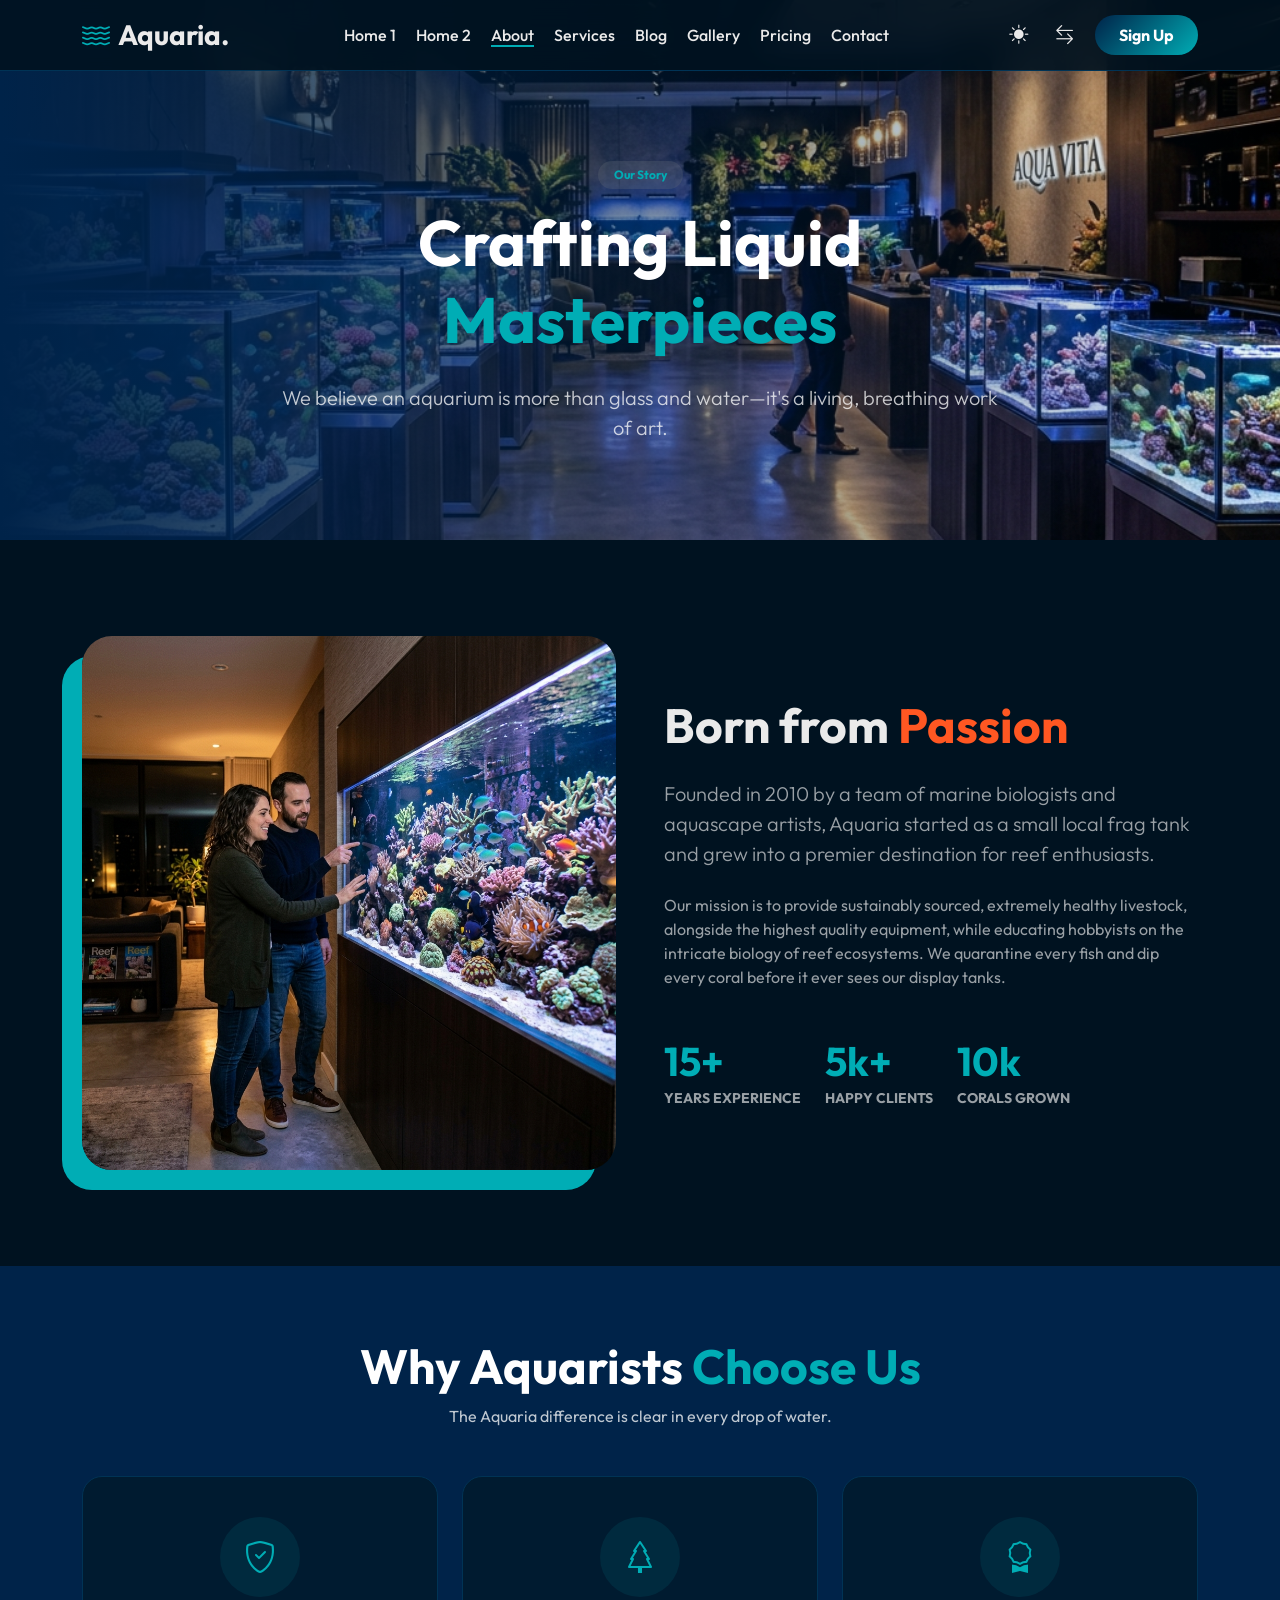
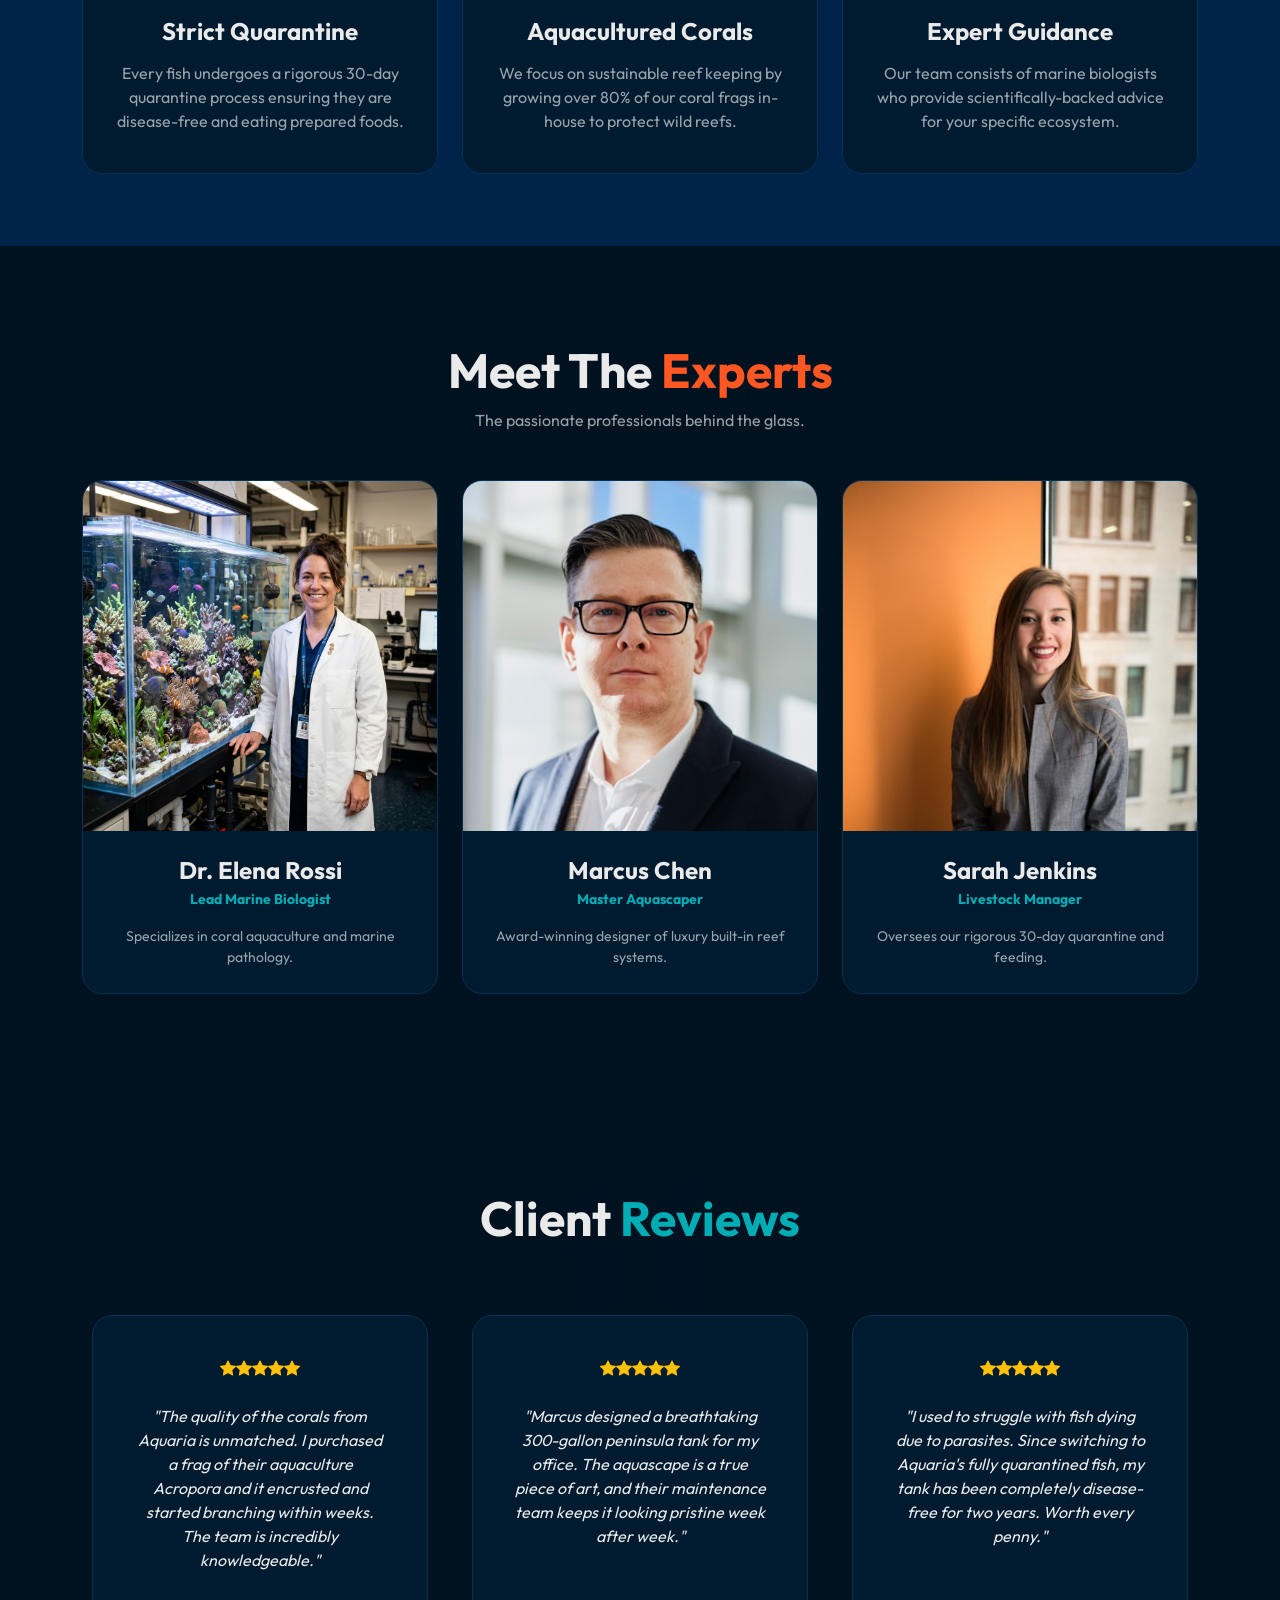
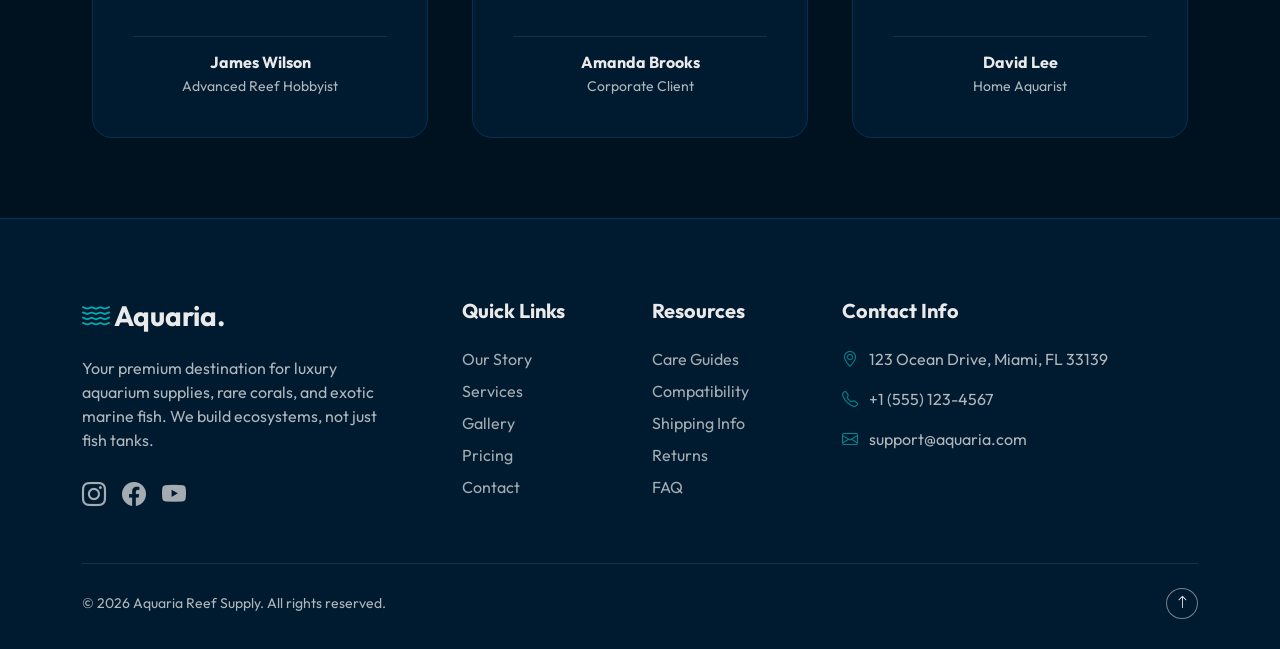
<file: about.html>
<!DOCTYPE html>

<html data-theme="dark" lang="en">

<head>
    <meta charset="utf-8" />
    <meta content="width=device-width, initial-scale=1.0" name="viewport" />
    <title>Aquaria | About Us</title>
    <link rel="icon" href="favicon.svg" type="image/svg+xml">
    <link href="https://cdn.jsdelivr.net/npm/bootstrap@5.3.0/dist/css/bootstrap.min.css" rel="stylesheet" />
    <link href="https://cdn.jsdelivr.net/npm/bootstrap-icons@1.10.5/font/bootstrap-icons.css" rel="stylesheet" />
    <link href="assets/css/style.css" rel="stylesheet" />
    <style>
        /* Section 1: Hero */
        .about-hero {
            height: 60vh;
            min-height: 400px;
            background: linear-gradient(to right, var(--color-primary), transparent), url('assets/images/about_hero_1782192163855.png') center/cover no-repeat;
            display: flex;
            align-items: center;
            padding-top: 80px;
        }

        /* Section 2: Store Story */
        .story-img {
            border-radius: 30px;
            box-shadow: -20px 20px 0px var(--color-secondary);
            transition: transform 0.5s ease;
        }

        .story-img:hover {
            transform: translate(10px, -10px);
        }

        /* Section 3: Why Choose Us */
        .feature-card {
            background: var(--card-bg);
            border: 1px solid var(--border-color);
            border-radius: 20px;
            padding: 40px 30px;
            text-align: center;
            transition: all 0.4s ease;
        }

        .feature-card:hover {
            transform: translateY(-15px);
            /* Card Lift */
            box-shadow: 0 15px 30px rgba(0, 173, 181, 0.15);
            border-color: var(--color-secondary);
        }

        .feature-icon {
            width: 80px;
            height: 80px;
            border-radius: 50%;
            background: rgba(0, 173, 181, 0.1);
            color: var(--color-secondary);
            display: flex;
            align-items: center;
            justify-content: center;
            font-size: 2rem;
            margin: 0 auto 20px;
            transition: background 0.4s, color 0.4s;
        }

        .feature-card:hover .feature-icon {
            background: var(--color-secondary);
            color: #fff;
        }

        /* Section 4: Expert Team */
        .team-card {
            border-radius: 20px;
            overflow: hidden;
            position: relative;
            background: var(--card-bg);
            border: 1px solid var(--border-color);
            transition: box-shadow 0.4s ease, transform 0.4s ease;
            /* Hover Elevation */
        }

        .team-card:hover {
            transform: scale(1.03);
            box-shadow: 0 20px 40px rgba(0, 0, 0, 0.2);
        }

        .team-img-wrapper {
            height: 350px;
            overflow: hidden;
        }

        .team-img-wrapper img {
            width: 100%;
            height: 100%;
            object-fit: cover;
            object-position: top center; /* Prevents heads from being cropped off */
            transition: transform 0.5s ease;
        }

        .team-card:hover .team-img-wrapper img {
            transform: scale(1.1);
        }

        .team-info {
            padding: 25px;
            text-align: center;
        }

        /* Section 5: Testimonials */
        .testimonial-section {
            padding: 100px 0;
            position: relative;
            overflow: hidden;
        }

        .testimonial-section::before {
            content: '\F6B0';
            /* Quote icon bootstrap */
            font-family: bootstrap-icons;
            position: absolute;
            top: -20px;
            left: 50%;
            transform: translateX(-50%);
            font-size: 15rem;
            color: var(--color-primary);
            opacity: 0.05;
        }

        .testimonial-card {
            background: var(--card-bg);
            border: 1px solid var(--border-color);
            border-radius: 20px;
            padding: 40px;
            margin: 20px 10px;
            box-shadow: 0 10px 30px rgba(0, 0, 0, 0.05);
        }

        /* Animation Utility Override */
        .reveal-fade-right {
            opacity: 0;
            transform: translateX(-50px);
            transition: all 0.8s cubic-bezier(0.5, 0, 0, 1);
        }

        .reveal-fade-right.active {
            opacity: 1;
            transform: translateX(0);
        }
    </style>
</head>

<body>
    <!-- Header -->
    <header class="header">
        <div class="container d-flex align-items-center justify-content-between">
            <a class="logo text-decoration-none" href="index.html">
                <h3 class="m-0 fw-bold d-flex align-items-center gap-2">
                    <i class="bi bi-water text-secondary-custom"></i>
                    <span>Aquaria.</span>
                </h3>
            </a>
            <nav class="header-nav">
                <a class="nav-link" href="index.html">Home 1</a>
                <a class="nav-link" href="home-2.html">Home 2</a>
                <a class="nav-link active" href="about.html">About</a>
                <a class="nav-link" href="services.html">Services</a>
                <a class="nav-link" href="blog.html">Blog</a>
                <a class="nav-link" href="gallery.html">Gallery</a>
                <a class="nav-link" href="pricing.html">Pricing</a>
                <a class="nav-link" href="contact.html">Contact</a>
            </nav>
            <div class="controls">
                <button id="theme-toggle" class="theme-btn header-controls-btn theme-toggle"><i
                        class="bi bi-sun-fill"></i></button>
                <button id="rtl-toggle" class="rtl-btn header-controls-btn rtl-toggle"><i
                        class="bi bi-arrow-left-right"></i></button>
                <a href="signup.html"
                    class="btn-primary-custom header-auth-btn rounded-pill px-4 py-2 text-decoration-none fw-bold text-white">Sign
                    Up</a>
                <button class="btn btn-outline-secondary mobile-toggle-btn ms-2" type="button"
                    data-bs-toggle="offcanvas" data-bs-target="#mobileMenu" style="display: none;">
                    <i class="bi bi-list fs-3"></i>
                </button>
            </div>
        </div>
    </header>
    <div class="offcanvas offcanvas-end" id="mobileMenu" style="background-color: var(--bg-color);" tabindex="-1">
        <div class="offcanvas-header border-bottom border-secondary">
            <h5 class="offcanvas-title fw-bold"><i class="bi bi-water text-secondary-custom"></i> Aquaria.</h5>
            <button aria-label="Close" class="btn-close" data-bs-dismiss="offcanvas"
                style="filter: invert(var(--bs-body-color-rgb));" type="button"></button>
        </div>
        <div class="offcanvas-body">
            <div class="d-flex flex-column gap-3 fs-5">
                <a href="index.html" class="text-decoration-none" style="color: var(--text-color)">Home 1</a>
                <a href="home-2.html" class="text-decoration-none" style="color: var(--text-color)">Home 2</a>
                <a href="about.html" class="text-decoration-none" style="color: var(--text-color)">About</a>
                <a href="services.html" class="text-decoration-none" style="color: var(--text-color)">Services</a>
                <a href="blog.html" class="text-decoration-none" style="color: var(--text-color)">Blog</a>
                <a href="gallery.html" class="text-decoration-none" style="color: var(--text-color)">Gallery</a>
                <a href="pricing.html" class="text-decoration-none" style="color: var(--text-color)">Pricing</a>
                <a href="contact.html" class="text-decoration-none" style="color: var(--text-color)">Contact</a>
                <a href="login.html" class="btn-primary-custom text-center mt-4">Login</a>
                <div
                    class="mobile-toggles mt-auto pt-4 border-top border-secondary d-flex justify-content-center gap-3">
                    <button class="theme-btn theme-toggle btn btn-outline-secondary rounded-circle"
                        style="width: 50px; height: 50px;"><i class="bi bi-sun-fill"></i></button>
                    <button class="rtl-btn rtl-toggle btn btn-outline-secondary rounded-circle"
                        style="width: 50px; height: 50px;"><i class="bi bi-arrow-left-right"></i></button>
                </div>
            </div>
        </div>
    </div>

    <!-- Section 1: Hero -->
    <section class="about-hero">
        <div class="container">
            <div class="row justify-content-center">
                <div class="col-lg-8 text-center reveal-fade-up">
                    <span class="badge bg-secondary mb-3 rounded-pill bg-opacity-25 text-secondary-custom px-3 py-2">Our
                        Story</span>
                    <h1 class="display-3 fw-bold text-white mb-4">Crafting Liquid <span
                            class="text-secondary-custom">Masterpieces</span></h1>
                    <p class="lead text-white opacity-75">We believe an aquarium is more than glass and water—it's a
                        living, breathing work of art.</p>
                </div>
            </div>
        </div>
    </section>
    <!-- Section 2: Store Story -->
    <section class="py-5 my-5">
        <div class="container">
            <div class="row align-items-center gx-5">
                <div class="col-lg-6 mb-5 mb-lg-0 reveal-fade-right">
                    <img alt="Our Store Story" class="img-fluid story-img"
                        src="assets/images/about_story_1782192175544.png" />
                </div>
                <div class="col-lg-6 reveal-fade-left">
                    <h2 class="display-5 fw-bold mb-4">Born from <span class="text-accent-custom">Passion</span></h2>
                    <p class="lead text-muted mb-4">Founded in 2010 by a team of marine biologists and aquascape
                        artists, Aquaria started as a small local frag tank and grew into a premier destination for reef
                        enthusiasts.</p>
                    <p class="text-muted mb-4">Our mission is to provide sustainably sourced, extremely healthy
                        livestock, alongside the highest quality equipment, while educating hobbyists on the intricate
                        biology of reef ecosystems. We quarantine every fish and dip every coral before it ever sees our
                        display tanks.</p>
                    <div class="d-flex gap-4 mt-5">
                        <div>
                            <h3 class="fw-bold text-secondary-custom display-6 mb-0">15+</h3>
                            <span class="text-muted small fw-bold text-uppercase tracking-wider">Years Experience</span>
                        </div>
                        <div>
                            <h3 class="fw-bold text-secondary-custom display-6 mb-0">5k+</h3>
                            <span class="text-muted small fw-bold text-uppercase tracking-wider">Happy Clients</span>
                        </div>
                        <div>
                            <h3 class="fw-bold text-secondary-custom display-6 mb-0">10k</h3>
                            <span class="text-muted small fw-bold text-uppercase tracking-wider">Corals Grown</span>
                        </div>
                    </div>
                </div>
            </div>
        </div>
    </section>
    <!-- Section 3: Why Choose Us -->
    <section class="py-5 bg-opacity-10" style="background-color: var(--color-primary);">
        <div class="container py-4">
            <div class="text-center mb-5 reveal-fade-up">
                <h2 class="display-5 fw-bold text-white">Why Aquarists <span class="text-secondary-custom">Choose
                        Us</span></h2>
                <p class="text-white opacity-75">The Aquaria difference is clear in every drop of water.</p>
            </div>
            <div class="row g-4 justify-content-center">
                <div class="col-lg-4 col-md-6 reveal-fade-up" style="transition-delay: 0s;">
                    <div class="feature-card h-100">
                        <div class="feature-icon"><i class="bi bi-shield-check"></i></div>
                        <h4 class="fw-bold mb-3">Strict Quarantine</h4>
                        <p class="text-muted mb-0">Every fish undergoes a rigorous 30-day quarantine process ensuring
                            they are disease-free and eating prepared foods.</p>
                    </div>
                </div>
                <div class="col-lg-4 col-md-6 reveal-fade-up" style="transition-delay: 0.15s;">
                    <div class="feature-card h-100">
                        <div class="feature-icon"><i class="bi bi-tree"></i></div>
                        <h4 class="fw-bold mb-3">Aquacultured Corals</h4>
                        <p class="text-muted mb-0">We focus on sustainable reef keeping by growing over 80% of our coral
                            frags in-house to protect wild reefs.</p>
                    </div>
                </div>
                <div class="col-lg-4 col-md-6 reveal-fade-up" style="transition-delay: 0.3s;">
                    <div class="feature-card h-100">
                        <div class="feature-icon"><i class="bi bi-award"></i></div>
                        <h4 class="fw-bold mb-3">Expert Guidance</h4>
                        <p class="text-muted mb-0">Our team consists of marine biologists who provide
                            scientifically-backed advice for your specific ecosystem.</p>
                    </div>
                </div>
            </div>
        </div>
    </section>
    <!-- Section 4: Expert Team -->
    <section class="py-5 my-5">
        <div class="container">
            <div class="text-center mb-5 reveal-fade-up">
                <h2 class="display-5 fw-bold mb-0">Meet The <span class="text-accent-custom">Experts</span></h2>
                <p class="text-muted mt-2">The passionate professionals behind the glass.</p>
            </div>
            <div class="row g-4">
                <div class="col-lg-4 col-md-6 reveal-fade-up" style="transition-delay: 0s;">
                    <div class="team-card">
                        <div class="team-img-wrapper">
                            <img alt="Dr. Elena Rossi" src="assets/images/team_1_1782192187470.png" />
                        </div>
                        <div class="team-info">
                            <h4 class="fw-bold mb-1">Dr. Elena Rossi</h4>
                            <p class="text-secondary-custom small fw-bold mb-3">Lead Marine Biologist</p>
                            <p class="text-muted small mb-0">Specializes in coral aquaculture and marine pathology.</p>
                        </div>
                    </div>
                </div>
                <div class="col-lg-4 col-md-6 reveal-fade-up" style="transition-delay: 0.2s;">
                    <div class="team-card">
                        <div class="team-img-wrapper">
                            <img alt="Marcus Chen" src="assets/images/team_2.jpg" />
                        </div>
                        <div class="team-info">
                            <h4 class="fw-bold mb-1">Marcus Chen</h4>
                            <p class="text-secondary-custom small fw-bold mb-3">Master Aquascaper</p>
                            <p class="text-muted small mb-0">Award-winning designer of luxury built-in reef systems.</p>
                        </div>
                    </div>
                </div>
                <div class="col-lg-4 col-md-6 reveal-fade-up" style="transition-delay: 0.4s;">
                    <div class="team-card">
                        <div class="team-img-wrapper">
                            <img alt="Sarah Jenkins" src="assets/images/team_3.jpg" />
                        </div>
                        <div class="team-info">
                            <h4 class="fw-bold mb-1">Sarah Jenkins</h4>
                            <p class="text-secondary-custom small fw-bold mb-3">Livestock Manager</p>
                            <p class="text-muted small mb-0">Oversees our rigorous 30-day quarantine and feeding.</p>
                        </div>
                    </div>
                </div>
            </div>
        </div>
    </section>
    <!-- Section 5: Testimonials (Carousel) -->
    <section class="testimonial-section reveal-zoom-in">
        <div class="container position-relative z-2">
            <h2 class="display-5 fw-bold text-center mb-5">Client <span class="text-secondary-custom">Reviews</span>
            </h2>
            <div class="row g-4 justify-content-center">
                <div class="col-lg-4 col-md-6 reveal-fade-up" style="transition-delay: 0s;">
                    <div class="testimonial-card h-100 d-flex flex-column text-center">
                        <div class="mb-4 text-warning">
                            <i class="bi bi-star-fill"></i><i class="bi bi-star-fill"></i><i
                                class="bi bi-star-fill"></i><i class="bi bi-star-fill"></i><i
                                class="bi bi-star-fill"></i>
                        </div>
                        <p class="fw-normal lh-base mb-4 fst-italic">"The quality of the corals from Aquaria is
                            unmatched. I purchased a frag of their aquaculture Acropora and it encrusted and started
                            branching within weeks. The team is incredibly knowledgeable."</p>
                        <div class="mt-auto pt-3 border-top border-secondary border-opacity-25">
                            <h6 class="fw-bold mb-0">James Wilson</h6>
                            <small class="opacity-75">Advanced Reef Hobbyist</small>
                        </div>
                    </div>
                </div>
                <div class="col-lg-4 col-md-6 reveal-fade-up" style="transition-delay: 0.2s;">
                    <div class="testimonial-card h-100 d-flex flex-column text-center">
                        <div class="mb-4 text-warning">
                            <i class="bi bi-star-fill"></i><i class="bi bi-star-fill"></i><i
                                class="bi bi-star-fill"></i><i class="bi bi-star-fill"></i><i
                                class="bi bi-star-fill"></i>
                        </div>
                        <p class="fw-normal lh-base mb-4 fst-italic">"Marcus designed a breathtaking 300-gallon
                            peninsula tank for my office. The aquascape is a true piece of art, and their maintenance
                            team keeps it looking pristine week after week."</p>
                        <div class="mt-auto pt-3 border-top border-secondary border-opacity-25">
                            <h6 class="fw-bold mb-0">Amanda Brooks</h6>
                            <small class="opacity-75">Corporate Client</small>
                        </div>
                    </div>
                </div>
                <div class="col-lg-4 col-md-6 reveal-fade-up" style="transition-delay: 0.4s;">
                    <div class="testimonial-card h-100 d-flex flex-column text-center">
                        <div class="mb-4 text-warning">
                            <i class="bi bi-star-fill"></i><i class="bi bi-star-fill"></i><i
                                class="bi bi-star-fill"></i><i class="bi bi-star-fill"></i><i
                                class="bi bi-star-fill"></i>
                        </div>
                        <p class="fw-normal lh-base mb-4 fst-italic">"I used to struggle with fish dying due to
                            parasites. Since switching to Aquaria's fully quarantined fish, my tank has been completely
                            disease-free for two years. Worth every penny."</p>
                        <div class="mt-auto pt-3 border-top border-secondary border-opacity-25">
                            <h6 class="fw-bold mb-0">David Lee</h6>
                            <small class="opacity-75">Home Aquarist</small>
                        </div>
                    </div>
                </div>
            </div>
        </div>
    </section>
    <!-- Footer -->
    <footer class="footer">
        <div class="container">
            <div class="row gy-5">
                <div class="col-lg-4 pe-lg-5">
                    <h3 class="fw-bold text-white mb-4"><i class="bi bi-water text-secondary-custom"></i> Aquaria.</h3>
                    <p class="opacity-75 mb-4">Your premium destination for luxury aquarium supplies, rare corals, and
                        exotic marine fish. We build ecosystems, not just fish tanks.</p>
                    <div class="d-flex gap-3">
                        <a class="fs-4" href="#"><i class="bi bi-instagram"></i></a>
                        <a class="fs-4" href="#"><i class="bi bi-facebook"></i></a>
                        <a class="fs-4" href="#"><i class="bi bi-youtube"></i></a>
                    </div>
                </div>
                <div class="col-lg-2 col-md-4">
                    <h5 class="text-white fw-bold mb-4">Quick Links</h5>
                    <ul class="list-unstyled d-flex flex-column gap-2">
                        <li><a class="text-decoration-none" href="about.html">Our Story</a></li>
                        <li><a class="text-decoration-none" href="services.html">Services</a></li>
                        <li><a class="text-decoration-none" href="gallery.html">Gallery</a></li>
                        <li><a class="text-decoration-none" href="pricing.html">Pricing</a></li>
                        <li><a class="text-decoration-none" href="contact.html">Contact</a></li>
                    </ul>
                </div>
                <div class="col-lg-2 col-md-4">
                    <h5 class="text-white fw-bold mb-4">Resources</h5>
                    <ul class="list-unstyled d-flex flex-column gap-2">
                        <li><a class="text-decoration-none" href="blog.html">Care Guides</a></li>
                        <li><a class="text-decoration-none" href="#">Compatibility</a></li>
                        <li><a class="text-decoration-none" href="#">Shipping Info</a></li>
                        <li><a class="text-decoration-none" href="#">Returns</a></li>
                        <li><a class="text-decoration-none" href="#">FAQ</a></li>
                    </ul>
                </div>
                <div class="col-lg-4 col-md-4">
                    <h5 class="text-white fw-bold mb-4">Contact Info</h5>
                    <ul class="list-unstyled d-flex flex-column gap-3 opacity-75">
                        <li><i class="bi bi-geo-alt me-2 text-secondary-custom"></i> 123 Ocean Drive, Miami, FL 33139
                        </li>
                        <li><i class="bi bi-telephone me-2 text-secondary-custom"></i> +1 (555) 123-4567</li>
                        <li><i class="bi bi-envelope me-2 text-secondary-custom"></i> support@aquaria.com</li>
                    </ul>
                </div>
            </div>
            <hr class="mt-5 mb-4 border-secondary opacity-25" />
            <div class="row align-items-center">
                <div class="col-md-6 text-center text-md-start">
                    <p class="mb-0 opacity-75 small">© 2026 Aquaria Reef Supply. All rights reserved.</p>
                </div>
                <div class="col-md-6 text-center text-md-end mt-3 mt-md-0">
                    <button class="btn btn-sm btn-outline-secondary rounded-circle"
                        onclick="window.scrollTo({top: 0, behavior: 'smooth'});"><i class="bi bi-arrow-up"></i></button>
                </div>
            </div>
        </div>
    </footer>
    <script src="https://cdn.jsdelivr.net/npm/bootstrap@5.3.0/dist/js/bootstrap.bundle.min.js"></script>
    <script src="assets/js/main.js"></script>
</body>

</html>
</file>
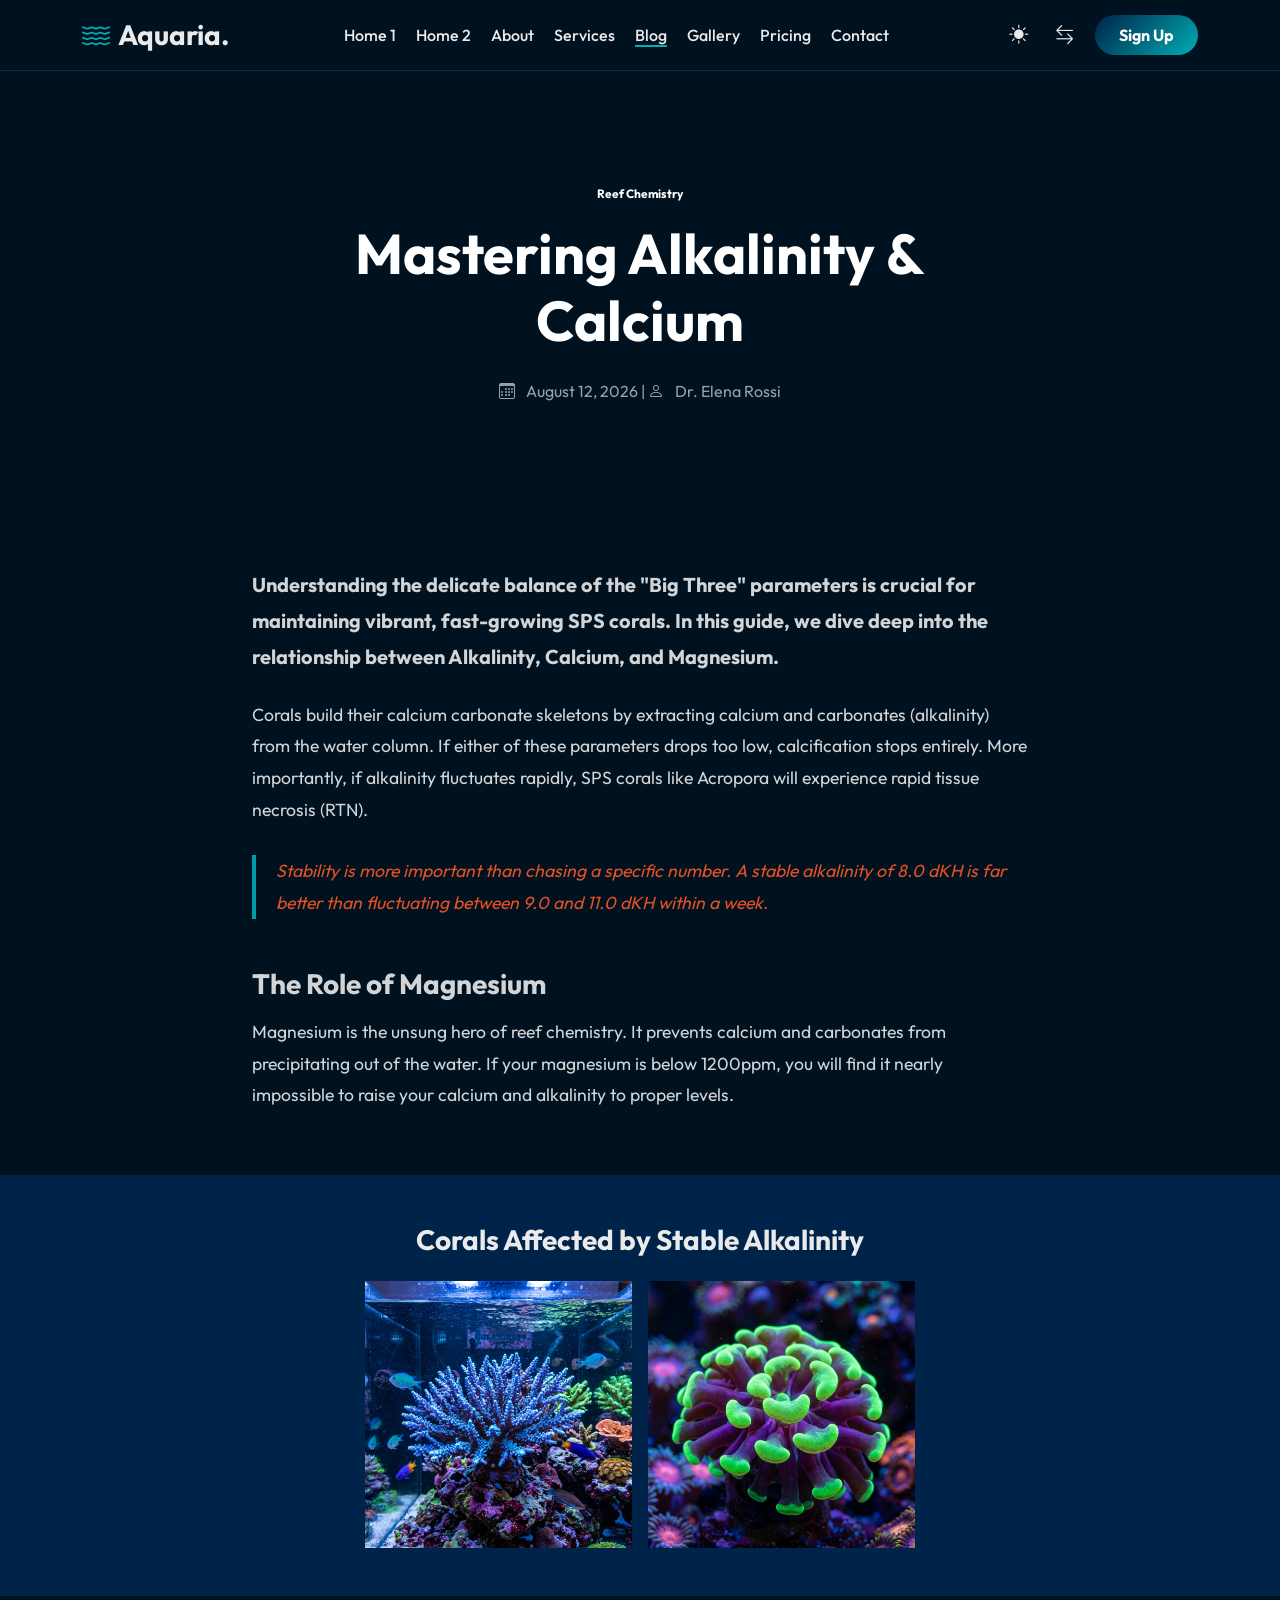
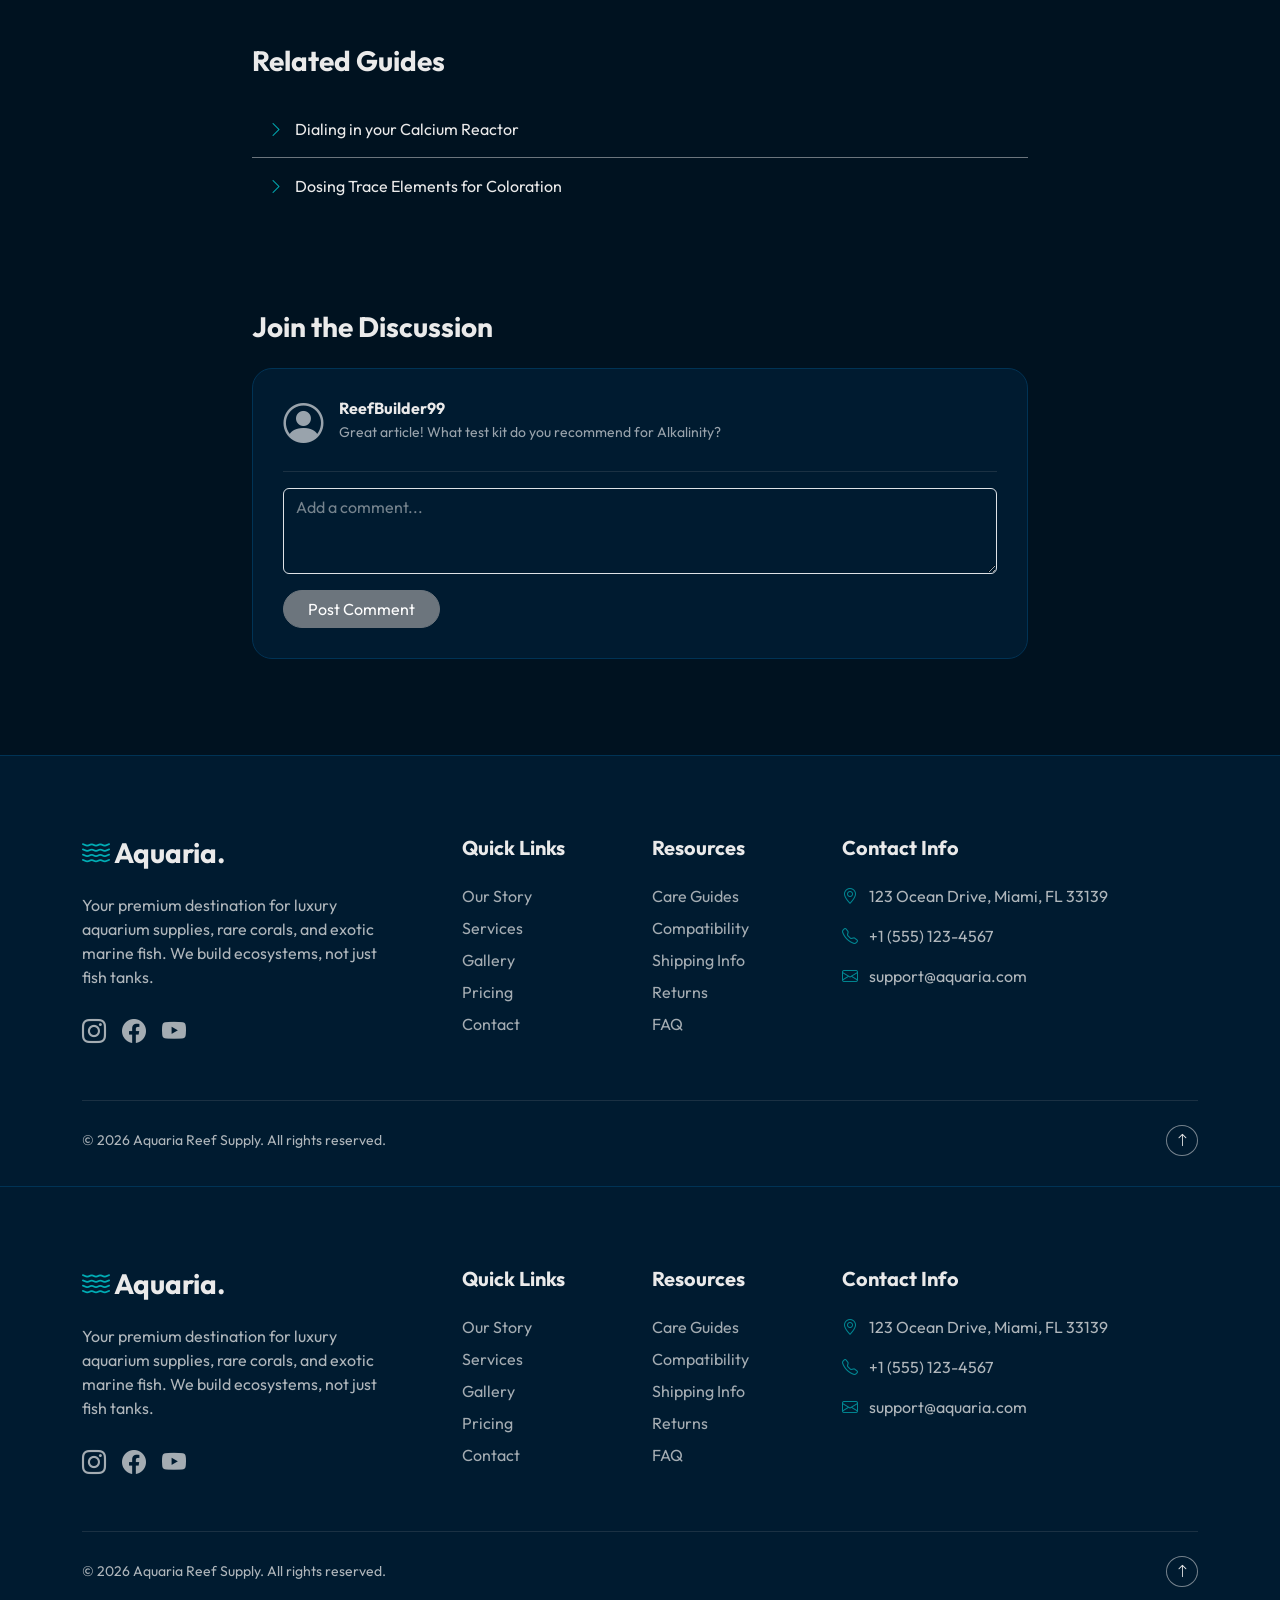
<file: blog-details.html>
<!DOCTYPE html>

<html data-theme="dark" lang="en">
<head>
<meta charset="utf-8"/>
<meta content="width=device-width, initial-scale=1.0" name="viewport"/>
<title>Aquaria | Blog Details</title>
<link href="https://cdn.jsdelivr.net/npm/bootstrap@5.3.0/dist/css/bootstrap.min.css" rel="stylesheet"/>
<link href="https://cdn.jsdelivr.net/npm/bootstrap-icons@1.10.5/font/bootstrap-icons.css" rel="stylesheet"/>
<link href="assets/css/style.css" rel="stylesheet"/>
<style>
        .blog-detail-hero {
            padding: 180px 0 100px;
            background: linear-gradient(rgba(0,18,32,0.8), rgba(0,18,32,1)), url('https://images.pexels.com/photos/31956909/pexels-photo-31956909.jpeg') center/cover;
            text-align: center;
        }
        .article-content { font-size: 1.1rem; line-height: 1.8; color: var(--text-color); opacity: 0.9; }
        .article-content blockquote {
            border-left: 4px solid var(--color-secondary); padding-left: 20px; font-style: italic; margin: 30px 0; color: var(--color-accent);
        }
        .species-gallery img { width: 100%; height: 200px; object-fit: cover; border-radius: 15px; }
        .comment-box { background: var(--card-bg); border: 1px solid var(--border-color); border-radius: 20px; padding: 30px; }
    </style>
</head>
<body>
<header class="header">
<div class="container d-flex align-items-center justify-content-between">
<a class="logo text-decoration-none" href="index.html">
<h3 class="m-0 fw-bold d-flex align-items-center gap-2">
<i class="bi bi-water text-secondary-custom"></i>
<span>Aquaria.</span>
</h3>
</a>
<nav class="header-nav">
<a class="nav-link" href="index.html">Home 1</a>
<a class="nav-link" href="home-2.html">Home 2</a>
<a class="nav-link" href="about.html">About</a>
<a class="nav-link" href="services.html">Services</a>
<a class="nav-link active" href="blog.html">Blog</a>
<a class="nav-link" href="gallery.html">Gallery</a>
<a class="nav-link" href="pricing.html">Pricing</a>
<a class="nav-link" href="contact.html">Contact</a>
</nav>
<div class="controls">
<button class="theme-btn" id="theme-toggle"><i class="bi bi-sun-fill"></i></button>
<button class="rtl-btn" id="rtl-toggle"><i class="bi bi-arrow-left-right"></i></button>
<a class="btn-primary-custom rounded-pill px-4 py-2 text-decoration-none fw-bold text-white header-auth-btn" href="signup.html">Sign Up</a>
<button class="btn btn-outline-secondary mobile-toggle-btn ms-2" data-bs-target="#mobileMenu" data-bs-toggle="offcanvas" style="display: none;" type="button"><i class="bi bi-list fs-3"></i></button></div>
</div>
</header>
<div class="offcanvas offcanvas-end" id="mobileMenu" style="background-color: var(--bg-color);" tabindex="-1">
<div class="offcanvas-header border-bottom border-secondary">
<h5 class="offcanvas-title fw-bold"><i class="bi bi-water text-secondary-custom"></i> Aquaria.</h5>
<button aria-label="Close" class="btn-close" data-bs-dismiss="offcanvas" style="filter: invert(var(--bs-body-color-rgb));" type="button"></button>
</div>
<div class="offcanvas-body">
<div class="d-flex flex-column gap-3 fs-5">
<a class="text-decoration-none" href="index.html" style="color: var(--text-color)">Home 1</a>
<a class="text-decoration-none" href="home-2.html" style="color: var(--text-color)">Home 2</a>
<a class="text-decoration-none" href="about.html" style="color: var(--text-color)">About</a>
<a class="text-decoration-none" href="services.html" style="color: var(--text-color)">Services</a>
<a class="text-decoration-none" href="gallery.html" style="color: var(--text-color)">Gallery</a>
<a class="text-decoration-none" href="pricing.html" style="color: var(--text-color)">Pricing</a>
<a class="text-decoration-none" href="contact.html" style="color: var(--text-color)">Contact</a>
<a class="btn-primary-custom text-center mt-4" href="login.html">Login</a>
</div>
</div>
</div>

<!-- 1. Hero -->
<section class="blog-detail-hero reveal-fade-up">
<div class="container max-w-800 mx-auto" style="max-width: 800px;">
<span class="badge bg-accent-custom mb-3">Reef Chemistry</span>
<h1 class="display-4 fw-bold text-white mb-4">Mastering Alkalinity &amp; Calcium</h1>
<p class="text-muted"><i class="bi bi-calendar3 me-2"></i> August 12, 2026 | <i class="bi bi-person me-2"></i> Dr. Elena Rossi</p>
</div>
</section>
<!-- 2. Content -->
<section class="py-5">
<div class="container max-w-800 mx-auto article-content" style="max-width: 800px;">
<p class="lead fw-bold mb-4">Understanding the delicate balance of the "Big Three" parameters is crucial for maintaining vibrant, fast-growing SPS corals. In this guide, we dive deep into the relationship between Alkalinity, Calcium, and Magnesium.</p>
<p>Corals build their calcium carbonate skeletons by extracting calcium and carbonates (alkalinity) from the water column. If either of these parameters drops too low, calcification stops entirely. More importantly, if alkalinity fluctuates rapidly, SPS corals like Acropora will experience rapid tissue necrosis (RTN).</p>
<blockquote>Stability is more important than chasing a specific number. A stable alkalinity of 8.0 dKH is far better than fluctuating between 9.0 and 11.0 dKH within a week.</blockquote>
<h3 class="fw-bold mt-5 mb-3">The Role of Magnesium</h3>
<p>Magnesium is the unsung hero of reef chemistry. It prevents calcium and carbonates from precipitating out of the water. If your magnesium is below 1200ppm, you will find it nearly impossible to raise your calcium and alkalinity to proper levels.</p>
</div>
</section>
<!-- 3. Species Gallery -->
<section class="py-5 bg-opacity-10" style="background-color: var(--color-primary);">
<div class="container text-center">
<h3 class="fw-bold mb-4">Corals Affected by Stable Alkalinity</h3>
<div class="row g-3 justify-content-center">
<div class="col-md-3 col-6"><img alt="Acropora" src="assets/images/acropora_coral_1782191956890.png"/></div>
<div class="col-md-3 col-6"><img alt="Hammer" src="assets/images/hammer_coral_1782191946392.png"/></div>
</div>
</div>
</section>
<!-- 4. Related Posts -->
<section class="py-5">
<div class="container max-w-800 mx-auto" style="max-width: 800px;">
<h3 class="fw-bold mb-4">Related Guides</h3>
<div class="list-group list-group-flush">
<a class="list-group-item list-group-item-action bg-transparent border-secondary py-3 text-reset" href="#"><i class="bi bi-chevron-right text-secondary-custom me-2"></i> Dialing in your Calcium Reactor</a>
<a class="list-group-item list-group-item-action bg-transparent border-secondary py-3 text-reset" href="#"><i class="bi bi-chevron-right text-secondary-custom me-2"></i> Dosing Trace Elements for Coloration</a>
</div>
</div>
</section>
<!-- 5. Comments -->
<section class="py-5 mb-5">
<div class="container max-w-800 mx-auto" style="max-width: 800px;">
<h3 class="fw-bold mb-4">Join the Discussion</h3>
<div class="comment-box">
<div class="d-flex gap-3 mb-4">
<i class="bi bi-person-circle display-6 text-muted"></i>
<div>
<h6 class="fw-bold mb-1">ReefBuilder99</h6>
<p class="small text-muted mb-0">Great article! What test kit do you recommend for Alkalinity?</p>
</div>
</div>
<hr class="border-secondary opacity-25"/>
<form>
<textarea class="form-control mb-3 bg-transparent text-reset" placeholder="Add a comment..." rows="3"></textarea>
<button class="btn btn-secondary rounded-pill px-4" type="button">Post Comment</button>
</form>
</div>
</div>
</section>
<footer class="footer">
<div class="container">
<div class="row gy-5">
<div class="col-lg-4 pe-lg-5">
<h3 class="fw-bold text-white mb-4"><i class="bi bi-water text-secondary-custom"></i> Aquaria.</h3>
<p class="opacity-75 mb-4">Your premium destination for luxury aquarium supplies, rare corals, and exotic marine fish. We build ecosystems, not just fish tanks.</p>
<div class="d-flex gap-3">
<a class="fs-4" href="#"><i class="bi bi-instagram"></i></a>
<a class="fs-4" href="#"><i class="bi bi-facebook"></i></a>
<a class="fs-4" href="#"><i class="bi bi-youtube"></i></a>
</div>
</div>
<div class="col-lg-2 col-md-4">
<h5 class="text-white fw-bold mb-4">Quick Links</h5>
<ul class="list-unstyled d-flex flex-column gap-2">
<li><a class="text-decoration-none" href="about.html">Our Story</a></li>
<li><a class="text-decoration-none" href="services.html">Services</a></li>
<li><a class="text-decoration-none" href="gallery.html">Gallery</a></li>
<li><a class="text-decoration-none" href="pricing.html">Pricing</a></li>
<li><a class="text-decoration-none" href="contact.html">Contact</a></li>
</ul>
</div>
<div class="col-lg-2 col-md-4">
<h5 class="text-white fw-bold mb-4">Resources</h5>
<ul class="list-unstyled d-flex flex-column gap-2">
<li><a class="text-decoration-none" href="blog.html">Care Guides</a></li>
<li><a class="text-decoration-none" href="#">Compatibility</a></li>
<li><a class="text-decoration-none" href="#">Shipping Info</a></li>
<li><a class="text-decoration-none" href="#">Returns</a></li>
<li><a class="text-decoration-none" href="#">FAQ</a></li>
</ul>
</div>
<div class="col-lg-4 col-md-4">
<h5 class="text-white fw-bold mb-4">Contact Info</h5>
<ul class="list-unstyled d-flex flex-column gap-3 opacity-75">
<li><i class="bi bi-geo-alt me-2 text-secondary-custom"></i> 123 Ocean Drive, Miami, FL 33139</li>
<li><i class="bi bi-telephone me-2 text-secondary-custom"></i> +1 (555) 123-4567</li>
<li><i class="bi bi-envelope me-2 text-secondary-custom"></i> support@aquaria.com</li>
</ul>
</div>
</div>
<hr class="mt-5 mb-4 border-secondary opacity-25"/>
<div class="row align-items-center">
<div class="col-md-6 text-center text-md-start">
<p class="mb-0 opacity-75 small">© 2026 Aquaria Reef Supply. All rights reserved.</p>
</div>
<div class="col-md-6 text-center text-md-end mt-3 mt-md-0">
<button class="btn btn-sm btn-outline-secondary rounded-circle" onclick="window.scrollTo({top: 0, behavior: 'smooth'});"><i class="bi bi-arrow-up"></i></button>
</div>
</div>
</div>
</footer>
<script src="https://cdn.jsdelivr.net/npm/bootstrap@5.3.0/dist/js/bootstrap.bundle.min.js"></script>
<footer class="footer">
<div class="container">
<div class="row gy-5">
<div class="col-lg-4 pe-lg-5">
<h3 class="fw-bold text-white mb-4"><i class="bi bi-water text-secondary-custom"></i> Aquaria.</h3>
<p class="opacity-75 mb-4">Your premium destination for luxury aquarium supplies, rare corals, and exotic marine fish. We build ecosystems, not just fish tanks.</p>
<div class="d-flex gap-3">
<a class="fs-4" href="#"><i class="bi bi-instagram"></i></a>
<a class="fs-4" href="#"><i class="bi bi-facebook"></i></a>
<a class="fs-4" href="#"><i class="bi bi-youtube"></i></a>
</div>
</div>
<div class="col-lg-2 col-md-4">
<h5 class="text-white fw-bold mb-4">Quick Links</h5>
<ul class="list-unstyled d-flex flex-column gap-2">
<li><a class="text-decoration-none" href="about.html">Our Story</a></li>
<li><a class="text-decoration-none" href="services.html">Services</a></li>
<li><a class="text-decoration-none" href="gallery.html">Gallery</a></li>
<li><a class="text-decoration-none" href="pricing.html">Pricing</a></li>
<li><a class="text-decoration-none" href="contact.html">Contact</a></li>
</ul>
</div>
<div class="col-lg-2 col-md-4">
<h5 class="text-white fw-bold mb-4">Resources</h5>
<ul class="list-unstyled d-flex flex-column gap-2">
<li><a class="text-decoration-none" href="blog.html">Care Guides</a></li>
<li><a class="text-decoration-none" href="#">Compatibility</a></li>
<li><a class="text-decoration-none" href="#">Shipping Info</a></li>
<li><a class="text-decoration-none" href="#">Returns</a></li>
<li><a class="text-decoration-none" href="#">FAQ</a></li>
</ul>
</div>
<div class="col-lg-4 col-md-4">
<h5 class="text-white fw-bold mb-4">Contact Info</h5>
<ul class="list-unstyled d-flex flex-column gap-3 opacity-75">
<li><i class="bi bi-geo-alt me-2 text-secondary-custom"></i> 123 Ocean Drive, Miami, FL 33139</li>
<li><i class="bi bi-telephone me-2 text-secondary-custom"></i> +1 (555) 123-4567</li>
<li><i class="bi bi-envelope me-2 text-secondary-custom"></i> support@aquaria.com</li>
</ul>
</div>
</div>
<hr class="mt-5 mb-4 border-secondary opacity-25"/>
<div class="row align-items-center">
<div class="col-md-6 text-center text-md-start">
<p class="mb-0 opacity-75 small">© 2026 Aquaria Reef Supply. All rights reserved.</p>
</div>
<div class="col-md-6 text-center text-md-end mt-3 mt-md-0">
<button class="btn btn-sm btn-outline-secondary rounded-circle" onclick="window.scrollTo({top: 0, behavior: 'smooth'});"><i class="bi bi-arrow-up"></i></button>
</div>
</div>
</div>
</footer>
<script src="assets/js/main.js"></script>
</body>
</html>
</file>
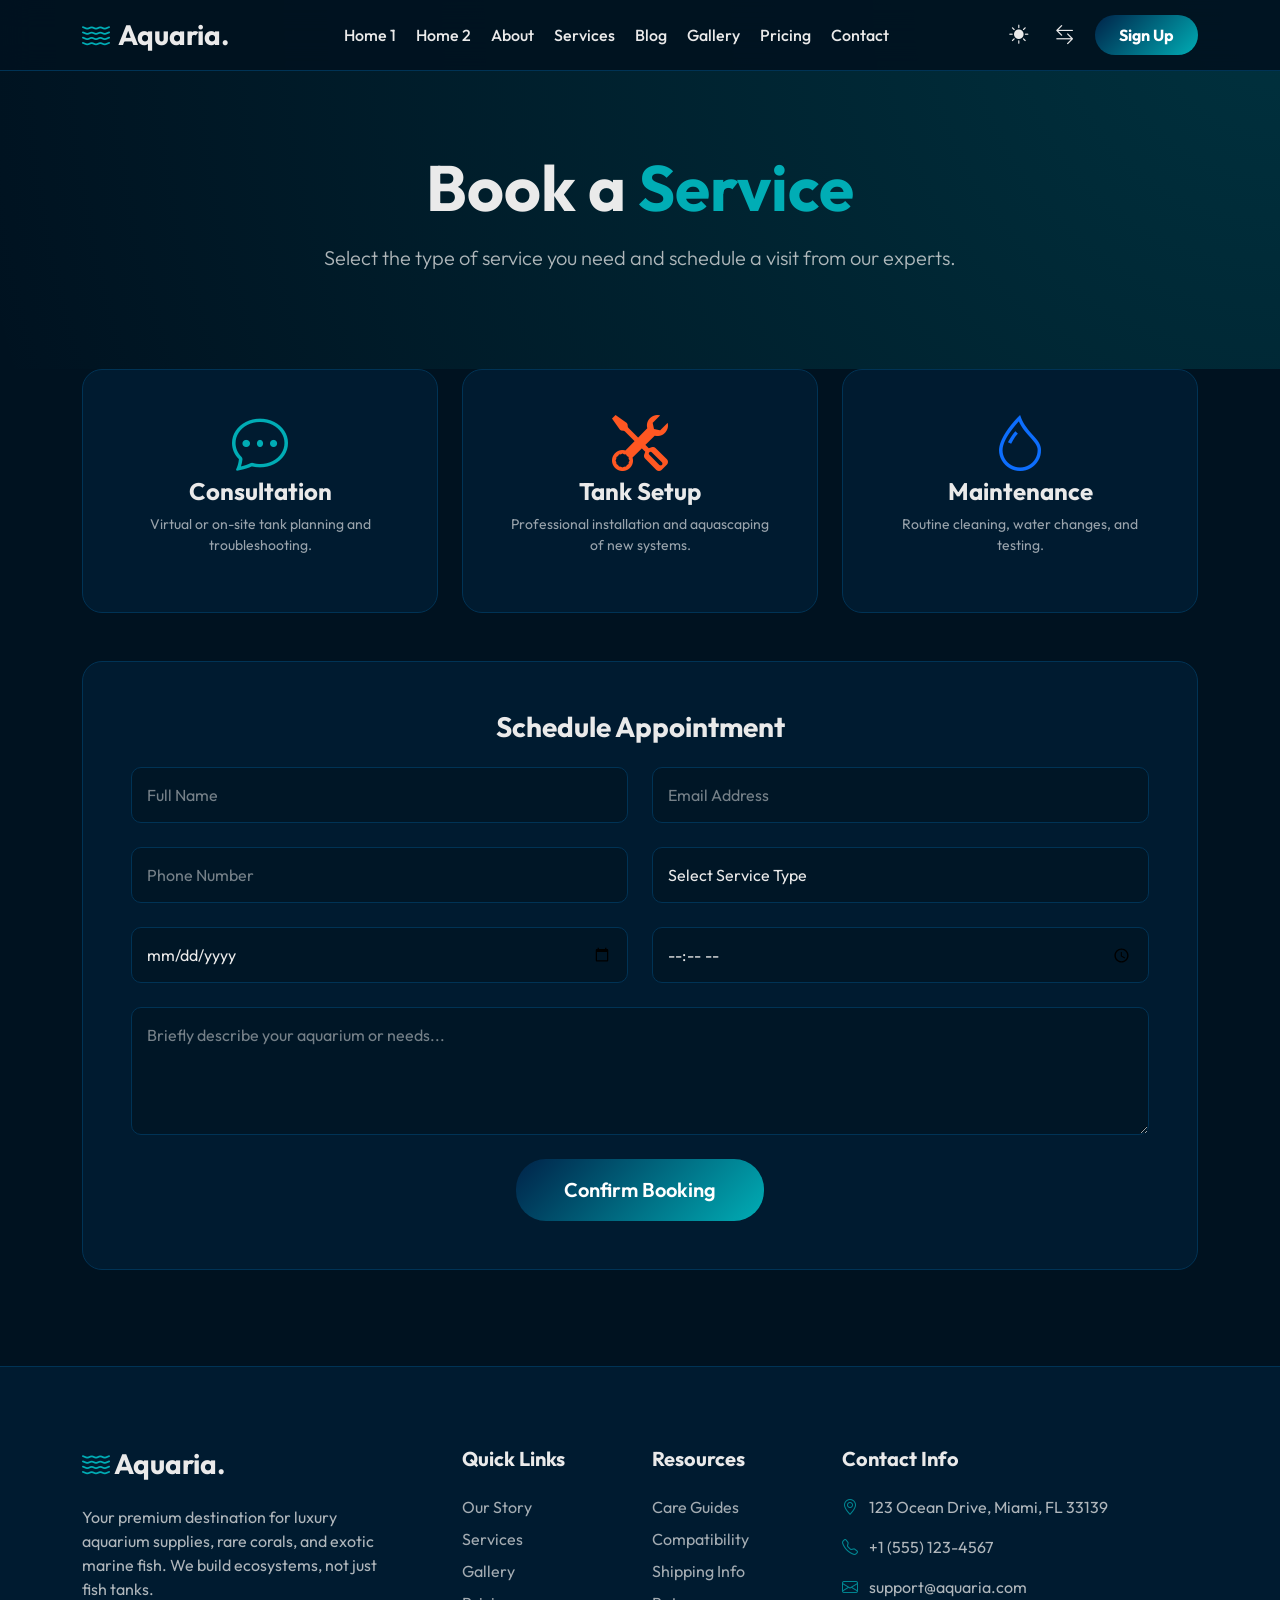
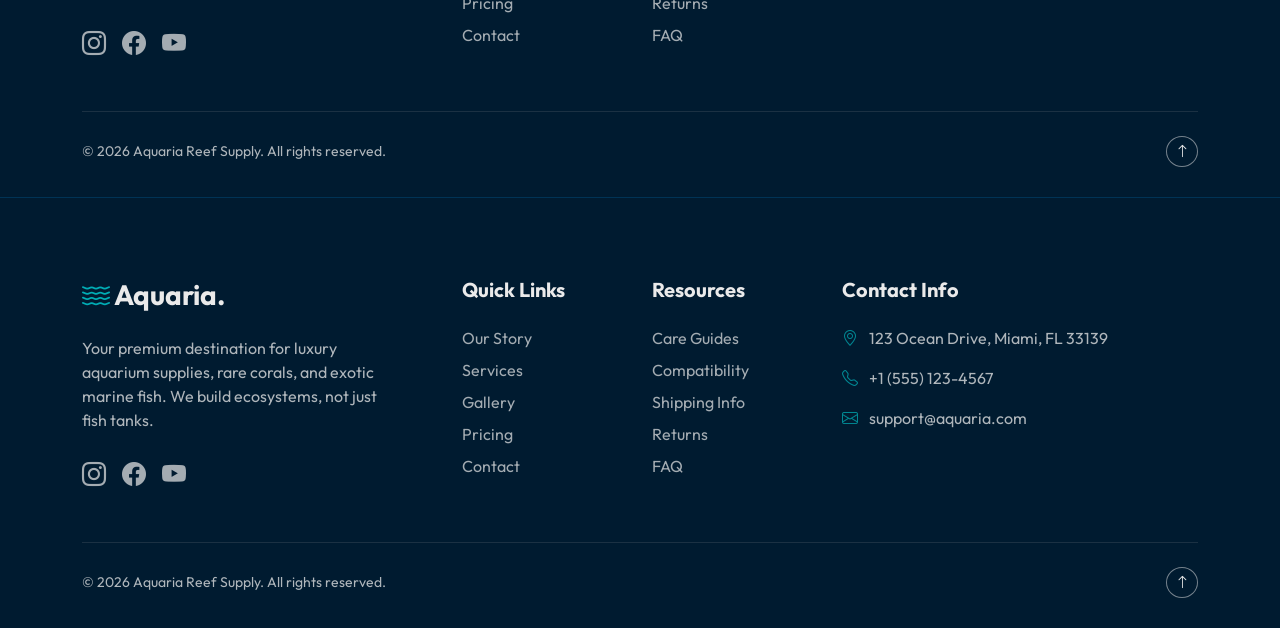
<file: booking.html>
<!DOCTYPE html>

<html data-theme="dark" lang="en">
<head>
<meta charset="utf-8"/>
<meta content="width=device-width, initial-scale=1.0" name="viewport"/>
<title>Aquaria | Booking</title>
<link href="https://cdn.jsdelivr.net/npm/bootstrap@5.3.0/dist/css/bootstrap.min.css" rel="stylesheet"/>
<link href="https://cdn.jsdelivr.net/npm/bootstrap-icons@1.10.5/font/bootstrap-icons.css" rel="stylesheet"/>
<link href="assets/css/style.css" rel="stylesheet"/>
<style>
        .book-hero { padding: 150px 0 80px; text-align: center; background: radial-gradient(circle at top right, rgba(0, 173, 181, 0.2), transparent); }
        .book-card { background: var(--card-bg); border: 1px solid var(--border-color); border-radius: 20px; padding: 40px; height: 100%; transition: 0.3s; cursor: pointer; }
        .book-card:hover { border-color: var(--color-secondary); transform: translateY(-5px); }
        .form-control, .form-select { background: rgba(0,0,0,0.2); border: 1px solid var(--border-color); color: var(--text-color); padding: 15px; border-radius: 10px; }
        .form-control:focus, .form-select:focus { background: rgba(0,0,0,0.3); color: var(--text-color); border-color: var(--color-secondary); box-shadow: none; }
    </style>
</head>
<body>
<header class="header">
<div class="container d-flex align-items-center justify-content-between">
<a class="logo text-decoration-none" href="index.html">
<h3 class="m-0 fw-bold d-flex align-items-center gap-2">
<i class="bi bi-water text-secondary-custom"></i>
<span>Aquaria.</span>
</h3>
</a>
<nav class="header-nav">
<a class="nav-link" href="index.html">Home 1</a>
<a class="nav-link" href="home-2.html">Home 2</a>
<a class="nav-link" href="about.html">About</a>
<a class="nav-link" href="services.html">Services</a>
<a class="nav-link" href="blog.html">Blog</a>
<a class="nav-link" href="gallery.html">Gallery</a>
<a class="nav-link" href="pricing.html">Pricing</a>
<a class="nav-link" href="contact.html">Contact</a>
</nav>
<div class="controls">
<button class="theme-btn" id="theme-toggle"><i class="bi bi-sun-fill"></i></button>
<button class="rtl-btn" id="rtl-toggle"><i class="bi bi-arrow-left-right"></i></button>
<a class="btn-primary-custom rounded-pill px-4 py-2 text-decoration-none fw-bold text-white header-auth-btn" href="signup.html">Sign Up</a>
<button class="btn btn-outline-secondary mobile-toggle-btn ms-2" data-bs-target="#mobileMenu" data-bs-toggle="offcanvas" style="display: none;" type="button"><i class="bi bi-list fs-3"></i></button></div>
</div>
</header>
<div class="offcanvas offcanvas-end" id="mobileMenu" style="background-color: var(--bg-color);" tabindex="-1">
<div class="offcanvas-header border-bottom border-secondary">
<h5 class="offcanvas-title fw-bold"><i class="bi bi-water text-secondary-custom"></i> Aquaria.</h5>
<button aria-label="Close" class="btn-close" data-bs-dismiss="offcanvas" style="filter: invert(var(--bs-body-color-rgb));" type="button"></button>
</div>
<div class="offcanvas-body">
<div class="d-flex flex-column gap-3 fs-5">
<a class="text-decoration-none" href="index.html" style="color: var(--text-color)">Home 1</a>
<a class="text-decoration-none" href="home-2.html" style="color: var(--text-color)">Home 2</a>
<a class="text-decoration-none" href="about.html" style="color: var(--text-color)">About</a>
<a class="text-decoration-none" href="services.html" style="color: var(--text-color)">Services</a>
<a class="text-decoration-none" href="gallery.html" style="color: var(--text-color)">Gallery</a>
<a class="text-decoration-none" href="pricing.html" style="color: var(--text-color)">Pricing</a>
<a class="text-decoration-none" href="contact.html" style="color: var(--text-color)">Contact</a>
<a class="btn-primary-custom text-center mt-4" href="login.html">Login</a>
</div>
</div>
</div>

<!-- 1. Hero -->
<section class="book-hero reveal-fade-up">
<div class="container">
<h1 class="display-3 fw-bold mb-3">Book a <span class="text-secondary-custom">Service</span></h1>
<p class="lead opacity-75">Select the type of service you need and schedule a visit from our experts.</p>
</div>
</section>
<div class="container pb-5 mb-5">
<div class="row g-4 mb-5">
<!-- 2. Consultation -->
<div class="col-md-4 reveal-fade-up" style="transition-delay: 0s;">
<div class="book-card text-center" onclick="document.getElementById('serviceType').value='Consultation'; window.scrollTo(0, document.getElementById('bookForm').offsetTop);">
<i class="bi bi-chat-dots display-4 text-secondary-custom mb-3"></i>
<h4 class="fw-bold">Consultation</h4>
<p class="text-muted small">Virtual or on-site tank planning and troubleshooting.</p>
</div>
</div>
<!-- 3. Setup -->
<div class="col-md-4 reveal-fade-up" style="transition-delay: 0.1s;">
<div class="book-card text-center" onclick="document.getElementById('serviceType').value='Setup'; window.scrollTo(0, document.getElementById('bookForm').offsetTop);">
<i class="bi bi-tools display-4 text-accent-custom mb-3"></i>
<h4 class="fw-bold">Tank Setup</h4>
<p class="text-muted small">Professional installation and aquascaping of new systems.</p>
</div>
</div>
<!-- 4. Maintenance -->
<div class="col-md-4 reveal-fade-up" style="transition-delay: 0.2s;">
<div class="book-card text-center" onclick="document.getElementById('serviceType').value='Maintenance'; window.scrollTo(0, document.getElementById('bookForm').offsetTop);">
<i class="bi bi-droplet display-4 text-primary mb-3"></i>
<h4 class="fw-bold">Maintenance</h4>
<p class="text-muted small">Routine cleaning, water changes, and testing.</p>
</div>
</div>
</div>
<!-- 5. Form -->
<div class="book-card p-lg-5" id="bookForm">
<h3 class="fw-bold mb-4 text-center">Schedule Appointment</h3>
<form class="row g-4">
<div class="col-md-6"><input class="form-control" placeholder="Full Name" required="" type="text"/></div>
<div class="col-md-6"><input class="form-control" placeholder="Email Address" required="" type="email"/></div>
<div class="col-md-6"><input class="form-control" placeholder="Phone Number" required="" type="tel"/></div>
<div class="col-md-6">
<select class="form-select" id="serviceType" required="">
<option disabled="" selected="" value="">Select Service Type</option>
<option value="Consultation">Consultation</option>
<option value="Setup">Tank Setup</option>
<option value="Maintenance">Maintenance</option>
</select>
</div>
<div class="col-md-6"><input class="form-control" required="" type="date"/></div>
<div class="col-md-6"><input class="form-control" required="" type="time"/></div>
<div class="col-12"><textarea class="form-control" placeholder="Briefly describe your aquarium or needs..." rows="4"></textarea></div>
<div class="col-12 text-center mt-4">
<button class="btn-primary-custom px-5 py-3 fs-5" type="submit">Confirm Booking</button>
</div>
</form>
</div>
</div>
<footer class="footer">
<div class="container">
<div class="row gy-5">
<div class="col-lg-4 pe-lg-5">
<h3 class="fw-bold text-white mb-4"><i class="bi bi-water text-secondary-custom"></i> Aquaria.</h3>
<p class="opacity-75 mb-4">Your premium destination for luxury aquarium supplies, rare corals, and exotic marine fish. We build ecosystems, not just fish tanks.</p>
<div class="d-flex gap-3">
<a class="fs-4" href="#"><i class="bi bi-instagram"></i></a>
<a class="fs-4" href="#"><i class="bi bi-facebook"></i></a>
<a class="fs-4" href="#"><i class="bi bi-youtube"></i></a>
</div>
</div>
<div class="col-lg-2 col-md-4">
<h5 class="text-white fw-bold mb-4">Quick Links</h5>
<ul class="list-unstyled d-flex flex-column gap-2">
<li><a class="text-decoration-none" href="about.html">Our Story</a></li>
<li><a class="text-decoration-none" href="services.html">Services</a></li>
<li><a class="text-decoration-none" href="gallery.html">Gallery</a></li>
<li><a class="text-decoration-none" href="pricing.html">Pricing</a></li>
<li><a class="text-decoration-none" href="contact.html">Contact</a></li>
</ul>
</div>
<div class="col-lg-2 col-md-4">
<h5 class="text-white fw-bold mb-4">Resources</h5>
<ul class="list-unstyled d-flex flex-column gap-2">
<li><a class="text-decoration-none" href="blog.html">Care Guides</a></li>
<li><a class="text-decoration-none" href="#">Compatibility</a></li>
<li><a class="text-decoration-none" href="#">Shipping Info</a></li>
<li><a class="text-decoration-none" href="#">Returns</a></li>
<li><a class="text-decoration-none" href="#">FAQ</a></li>
</ul>
</div>
<div class="col-lg-4 col-md-4">
<h5 class="text-white fw-bold mb-4">Contact Info</h5>
<ul class="list-unstyled d-flex flex-column gap-3 opacity-75">
<li><i class="bi bi-geo-alt me-2 text-secondary-custom"></i> 123 Ocean Drive, Miami, FL 33139</li>
<li><i class="bi bi-telephone me-2 text-secondary-custom"></i> +1 (555) 123-4567</li>
<li><i class="bi bi-envelope me-2 text-secondary-custom"></i> support@aquaria.com</li>
</ul>
</div>
</div>
<hr class="mt-5 mb-4 border-secondary opacity-25"/>
<div class="row align-items-center">
<div class="col-md-6 text-center text-md-start">
<p class="mb-0 opacity-75 small">© 2026 Aquaria Reef Supply. All rights reserved.</p>
</div>
<div class="col-md-6 text-center text-md-end mt-3 mt-md-0">
<button class="btn btn-sm btn-outline-secondary rounded-circle" onclick="window.scrollTo({top: 0, behavior: 'smooth'});"><i class="bi bi-arrow-up"></i></button>
</div>
</div>
</div>
</footer>
<script src="https://cdn.jsdelivr.net/npm/bootstrap@5.3.0/dist/js/bootstrap.bundle.min.js"></script>
<footer class="footer">
<div class="container">
<div class="row gy-5">
<div class="col-lg-4 pe-lg-5">
<h3 class="fw-bold text-white mb-4"><i class="bi bi-water text-secondary-custom"></i> Aquaria.</h3>
<p class="opacity-75 mb-4">Your premium destination for luxury aquarium supplies, rare corals, and exotic marine fish. We build ecosystems, not just fish tanks.</p>
<div class="d-flex gap-3">
<a class="fs-4" href="#"><i class="bi bi-instagram"></i></a>
<a class="fs-4" href="#"><i class="bi bi-facebook"></i></a>
<a class="fs-4" href="#"><i class="bi bi-youtube"></i></a>
</div>
</div>
<div class="col-lg-2 col-md-4">
<h5 class="text-white fw-bold mb-4">Quick Links</h5>
<ul class="list-unstyled d-flex flex-column gap-2">
<li><a class="text-decoration-none" href="about.html">Our Story</a></li>
<li><a class="text-decoration-none" href="services.html">Services</a></li>
<li><a class="text-decoration-none" href="gallery.html">Gallery</a></li>
<li><a class="text-decoration-none" href="pricing.html">Pricing</a></li>
<li><a class="text-decoration-none" href="contact.html">Contact</a></li>
</ul>
</div>
<div class="col-lg-2 col-md-4">
<h5 class="text-white fw-bold mb-4">Resources</h5>
<ul class="list-unstyled d-flex flex-column gap-2">
<li><a class="text-decoration-none" href="blog.html">Care Guides</a></li>
<li><a class="text-decoration-none" href="#">Compatibility</a></li>
<li><a class="text-decoration-none" href="#">Shipping Info</a></li>
<li><a class="text-decoration-none" href="#">Returns</a></li>
<li><a class="text-decoration-none" href="#">FAQ</a></li>
</ul>
</div>
<div class="col-lg-4 col-md-4">
<h5 class="text-white fw-bold mb-4">Contact Info</h5>
<ul class="list-unstyled d-flex flex-column gap-3 opacity-75">
<li><i class="bi bi-geo-alt me-2 text-secondary-custom"></i> 123 Ocean Drive, Miami, FL 33139</li>
<li><i class="bi bi-telephone me-2 text-secondary-custom"></i> +1 (555) 123-4567</li>
<li><i class="bi bi-envelope me-2 text-secondary-custom"></i> support@aquaria.com</li>
</ul>
</div>
</div>
<hr class="mt-5 mb-4 border-secondary opacity-25"/>
<div class="row align-items-center">
<div class="col-md-6 text-center text-md-start">
<p class="mb-0 opacity-75 small">© 2026 Aquaria Reef Supply. All rights reserved.</p>
</div>
<div class="col-md-6 text-center text-md-end mt-3 mt-md-0">
<button class="btn btn-sm btn-outline-secondary rounded-circle" onclick="window.scrollTo({top: 0, behavior: 'smooth'});"><i class="bi bi-arrow-up"></i></button>
</div>
</div>
</div>
</footer>
<script src="assets/js/main.js"></script>
</body>
</html>
</file>
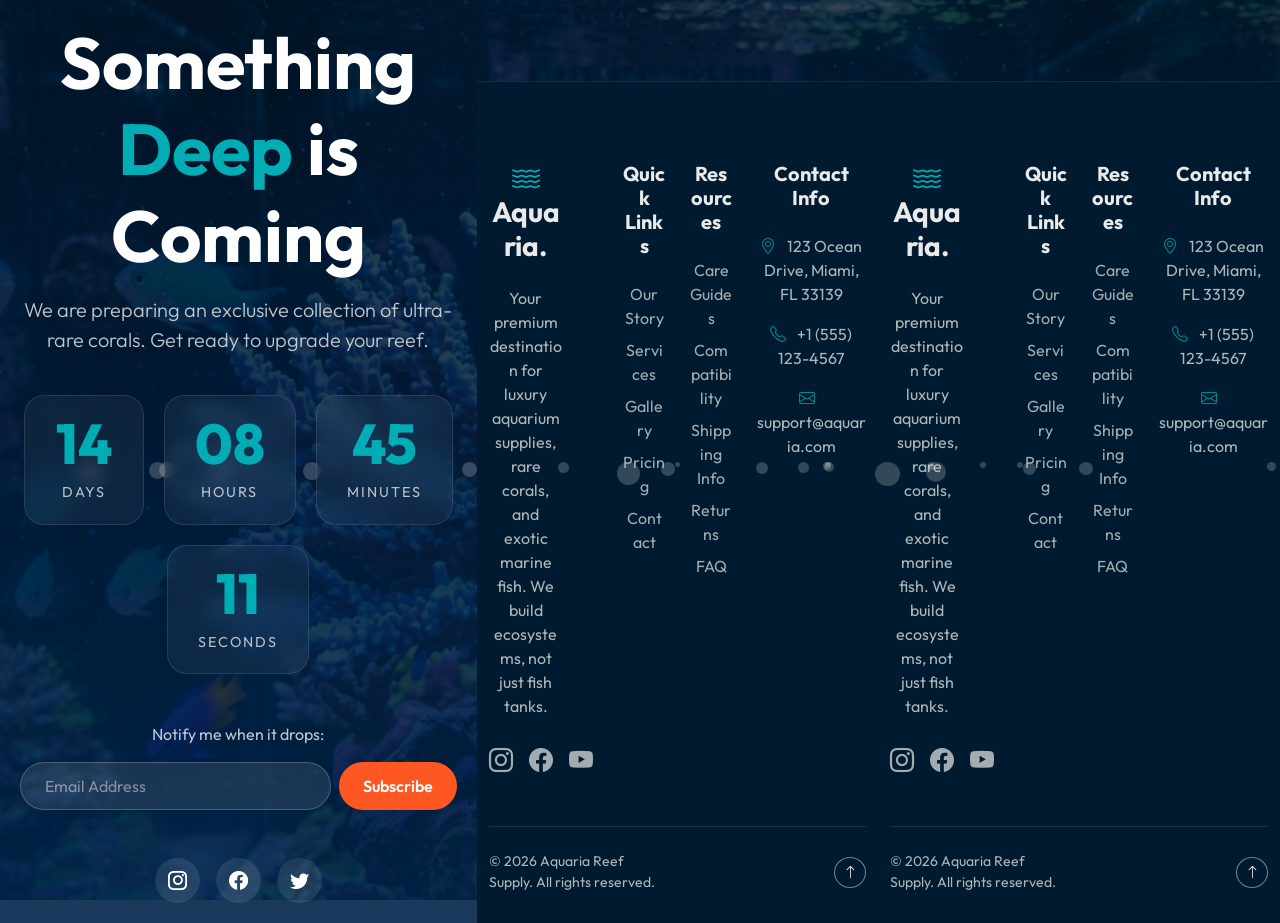
<file: coming-soon.html>
<!DOCTYPE html>
<html lang="en" data-theme="dark">
<head>
    <meta charset="UTF-8">
    <meta name="viewport" content="width=device-width, initial-scale=1.0">
    <title>Aquaria | Coming Soon</title>
    <link href="https://cdn.jsdelivr.net/npm/bootstrap@5.3.0/dist/css/bootstrap.min.css" rel="stylesheet">
    <link rel="stylesheet" href="https://cdn.jsdelivr.net/npm/bootstrap-icons@1.10.5/font/bootstrap-icons.css">
    <link rel="stylesheet" href="assets/css/style.css">
    <style>
        body {
            background: linear-gradient(rgba(0,18,32,0.8), rgba(0,35,73,0.9)), url('assets/images/acropora_coral_1782191956890.png') center/cover fixed;
            min-height: 100vh;
            display: flex;
            align-items: center;
            justify-content: center;
            text-align: center;
            position: relative;
            overflow: hidden;
        }
        .cs-content { position: relative; z-index: 10; padding: 20px; }
        .countdown { display: flex; gap: 20px; justify-content: center; margin: 40px 0; flex-wrap: wrap; }
        .cd-item {
            background: rgba(255,255,255,0.05);
            backdrop-filter: blur(10px);
            border: 1px solid rgba(255,255,255,0.1);
            border-radius: 20px;
            padding: 20px 30px;
            min-width: 120px;
        }
        .cd-number { font-size: 3.5rem; font-weight: 800; color: var(--color-secondary); line-height: 1; }
        .cd-label { font-size: 0.9rem; text-transform: uppercase; letter-spacing: 2px; color: #fff; opacity: 0.7; margin-top: 10px; }
        .form-control { background: rgba(255,255,255,0.1); border: 1px solid rgba(255,255,255,0.2); color: #fff; }
        .form-control:focus { background: rgba(255,255,255,0.15); color: #fff; border-color: var(--color-secondary); }
        .social-icons a { display: inline-flex; align-items: center; justify-content: center; width: 45px; height: 45px; border-radius: 50%; background: rgba(255,255,255,0.1); color: #fff; font-size: 1.2rem; transition: 0.3s; }
        .social-icons a:hover { background: var(--color-secondary); transform: translateY(-3px); }
    </style>
</head>
<body>

    <div id="hero-bubbles"></div> <!-- Global bubbles -->

    <div class="cs-content container">
        <h1 class="display-2 fw-bold text-white mb-3">Something <span class="text-secondary-custom">Deep</span> is Coming</h1>
        <p class="lead text-white opacity-75 max-w-600 mx-auto">We are preparing an exclusive collection of ultra-rare corals. Get ready to upgrade your reef.</p>
        
        <div class="countdown" id="countdown">
            <div class="cd-item"><div class="cd-number" id="days">14</div><div class="cd-label">Days</div></div>
            <div class="cd-item"><div class="cd-number" id="hours">08</div><div class="cd-label">Hours</div></div>
            <div class="cd-item"><div class="cd-number" id="minutes">45</div><div class="cd-label">Minutes</div></div>
            <div class="cd-item"><div class="cd-number" id="seconds">12</div><div class="cd-label">Seconds</div></div>
        </div>

        <div class="max-w-500 mx-auto mt-5" style="max-width: 500px;">
            <p class="text-white opacity-75 mb-3">Notify me when it drops:</p>
            <form class="d-flex gap-2 mb-5">
                <input type="email" class="form-control rounded-pill px-4" placeholder="Email Address" required>
                <button type="submit" class="btn-accent-custom px-4">Subscribe</button>
            </form>
            
            <div class="social-icons d-flex gap-3 justify-content-center">
                <a href="#"><i class="bi bi-instagram"></i></a>
                <a href="#"><i class="bi bi-facebook"></i></a>
                <a href="#"><i class="bi bi-twitter"></i></a>
            </div>
        </div>
    </div>

    <footer class="footer">
        <div class="container">
            <div class="row gy-5">
                <div class="col-lg-4 pe-lg-5">
                    <h3 class="fw-bold text-white mb-4"><i class="bi bi-water text-secondary-custom"></i> Aquaria.</h3>
                    <p class="opacity-75 mb-4">Your premium destination for luxury aquarium supplies, rare corals, and exotic marine fish. We build ecosystems, not just fish tanks.</p>
                    <div class="d-flex gap-3">
                        <a href="#" class="fs-4"><i class="bi bi-instagram"></i></a>
                        <a href="#" class="fs-4"><i class="bi bi-facebook"></i></a>
                        <a href="#" class="fs-4"><i class="bi bi-youtube"></i></a>
                    </div>
                </div>
                <div class="col-lg-2 col-md-4">
                    <h5 class="text-white fw-bold mb-4">Quick Links</h5>
                    <ul class="list-unstyled d-flex flex-column gap-2">
                        <li><a href="about.html" class="text-decoration-none">Our Story</a></li>
                        <li><a href="services.html" class="text-decoration-none">Services</a></li>
                        <li><a href="gallery.html" class="text-decoration-none">Gallery</a></li>
                        <li><a href="pricing.html" class="text-decoration-none">Pricing</a></li>
                        <li><a href="contact.html" class="text-decoration-none">Contact</a></li>
                    </ul>
                </div>
                <div class="col-lg-2 col-md-4">
                    <h5 class="text-white fw-bold mb-4">Resources</h5>
                    <ul class="list-unstyled d-flex flex-column gap-2">
                        <li><a href="blog.html" class="text-decoration-none">Care Guides</a></li>
                        <li><a href="#" class="text-decoration-none">Compatibility</a></li>
                        <li><a href="#" class="text-decoration-none">Shipping Info</a></li>
                        <li><a href="#" class="text-decoration-none">Returns</a></li>
                        <li><a href="#" class="text-decoration-none">FAQ</a></li>
                    </ul>
                </div>
                <div class="col-lg-4 col-md-4">
                    <h5 class="text-white fw-bold mb-4">Contact Info</h5>
                    <ul class="list-unstyled d-flex flex-column gap-3 opacity-75">
                        <li><i class="bi bi-geo-alt me-2 text-secondary-custom"></i> 123 Ocean Drive, Miami, FL 33139</li>
                        <li><i class="bi bi-telephone me-2 text-secondary-custom"></i> +1 (555) 123-4567</li>
                        <li><i class="bi bi-envelope me-2 text-secondary-custom"></i> support@aquaria.com</li>
                    </ul>
                </div>
            </div>
            <hr class="mt-5 mb-4 border-secondary opacity-25">
            <div class="row align-items-center">
                <div class="col-md-6 text-center text-md-start">
                    <p class="mb-0 opacity-75 small">&copy; 2026 Aquaria Reef Supply. All rights reserved.</p>
                </div>
                <div class="col-md-6 text-center text-md-end mt-3 mt-md-0">
                    
                    
                    <button class="btn btn-sm btn-outline-secondary rounded-circle" onclick="window.scrollTo({top: 0, behavior: 'smooth'});"><i class="bi bi-arrow-up"></i></button>
                </div>
            </div>
        </div>
    </footer>

<script src="assets/js/main.js"></script>
    <footer class="footer">
        <div class="container">
            <div class="row gy-5">
                <div class="col-lg-4 pe-lg-5">
                    <h3 class="fw-bold text-white mb-4"><i class="bi bi-water text-secondary-custom"></i> Aquaria.</h3>
                    <p class="opacity-75 mb-4">Your premium destination for luxury aquarium supplies, rare corals, and exotic marine fish. We build ecosystems, not just fish tanks.</p>
                    <div class="d-flex gap-3">
                        <a href="#" class="fs-4"><i class="bi bi-instagram"></i></a>
                        <a href="#" class="fs-4"><i class="bi bi-facebook"></i></a>
                        <a href="#" class="fs-4"><i class="bi bi-youtube"></i></a>
                    </div>
                </div>
                <div class="col-lg-2 col-md-4">
                    <h5 class="text-white fw-bold mb-4">Quick Links</h5>
                    <ul class="list-unstyled d-flex flex-column gap-2">
                        <li><a href="about.html" class="text-decoration-none">Our Story</a></li>
                        <li><a href="services.html" class="text-decoration-none">Services</a></li>
                        <li><a href="gallery.html" class="text-decoration-none">Gallery</a></li>
                        <li><a href="pricing.html" class="text-decoration-none">Pricing</a></li>
                        <li><a href="contact.html" class="text-decoration-none">Contact</a></li>
                    </ul>
                </div>
                <div class="col-lg-2 col-md-4">
                    <h5 class="text-white fw-bold mb-4">Resources</h5>
                    <ul class="list-unstyled d-flex flex-column gap-2">
                        <li><a href="blog.html" class="text-decoration-none">Care Guides</a></li>
                        <li><a href="#" class="text-decoration-none">Compatibility</a></li>
                        <li><a href="#" class="text-decoration-none">Shipping Info</a></li>
                        <li><a href="#" class="text-decoration-none">Returns</a></li>
                        <li><a href="#" class="text-decoration-none">FAQ</a></li>
                    </ul>
                </div>
                <div class="col-lg-4 col-md-4">
                    <h5 class="text-white fw-bold mb-4">Contact Info</h5>
                    <ul class="list-unstyled d-flex flex-column gap-3 opacity-75">
                        <li><i class="bi bi-geo-alt me-2 text-secondary-custom"></i> 123 Ocean Drive, Miami, FL 33139</li>
                        <li><i class="bi bi-telephone me-2 text-secondary-custom"></i> +1 (555) 123-4567</li>
                        <li><i class="bi bi-envelope me-2 text-secondary-custom"></i> support@aquaria.com</li>
                    </ul>
                </div>
            </div>
            <hr class="mt-5 mb-4 border-secondary opacity-25">
            <div class="row align-items-center">
                <div class="col-md-6 text-center text-md-start">
                    <p class="mb-0 opacity-75 small">&copy; 2026 Aquaria Reef Supply. All rights reserved.</p>
                </div>
                <div class="col-md-6 text-center text-md-end mt-3 mt-md-0">
                    
                    
                    <button class="btn btn-sm btn-outline-secondary rounded-circle" onclick="window.scrollTo({top: 0, behavior: 'smooth'});"><i class="bi bi-arrow-up"></i></button>
                </div>
            </div>
        </div>
    </footer>

<script>
        // Simple mock countdown timer script
        setInterval(() => {
            const secEl = document.getElementById('seconds');
            let sec = parseInt(secEl.innerText);
            if(sec > 0) { secEl.innerText = (sec - 1).toString().padStart(2, '0'); }
            else { secEl.innerText = "59"; /* Just looping seconds for visual demo */ }
        }, 1000);
    </script>
</body>
</html>
</file>
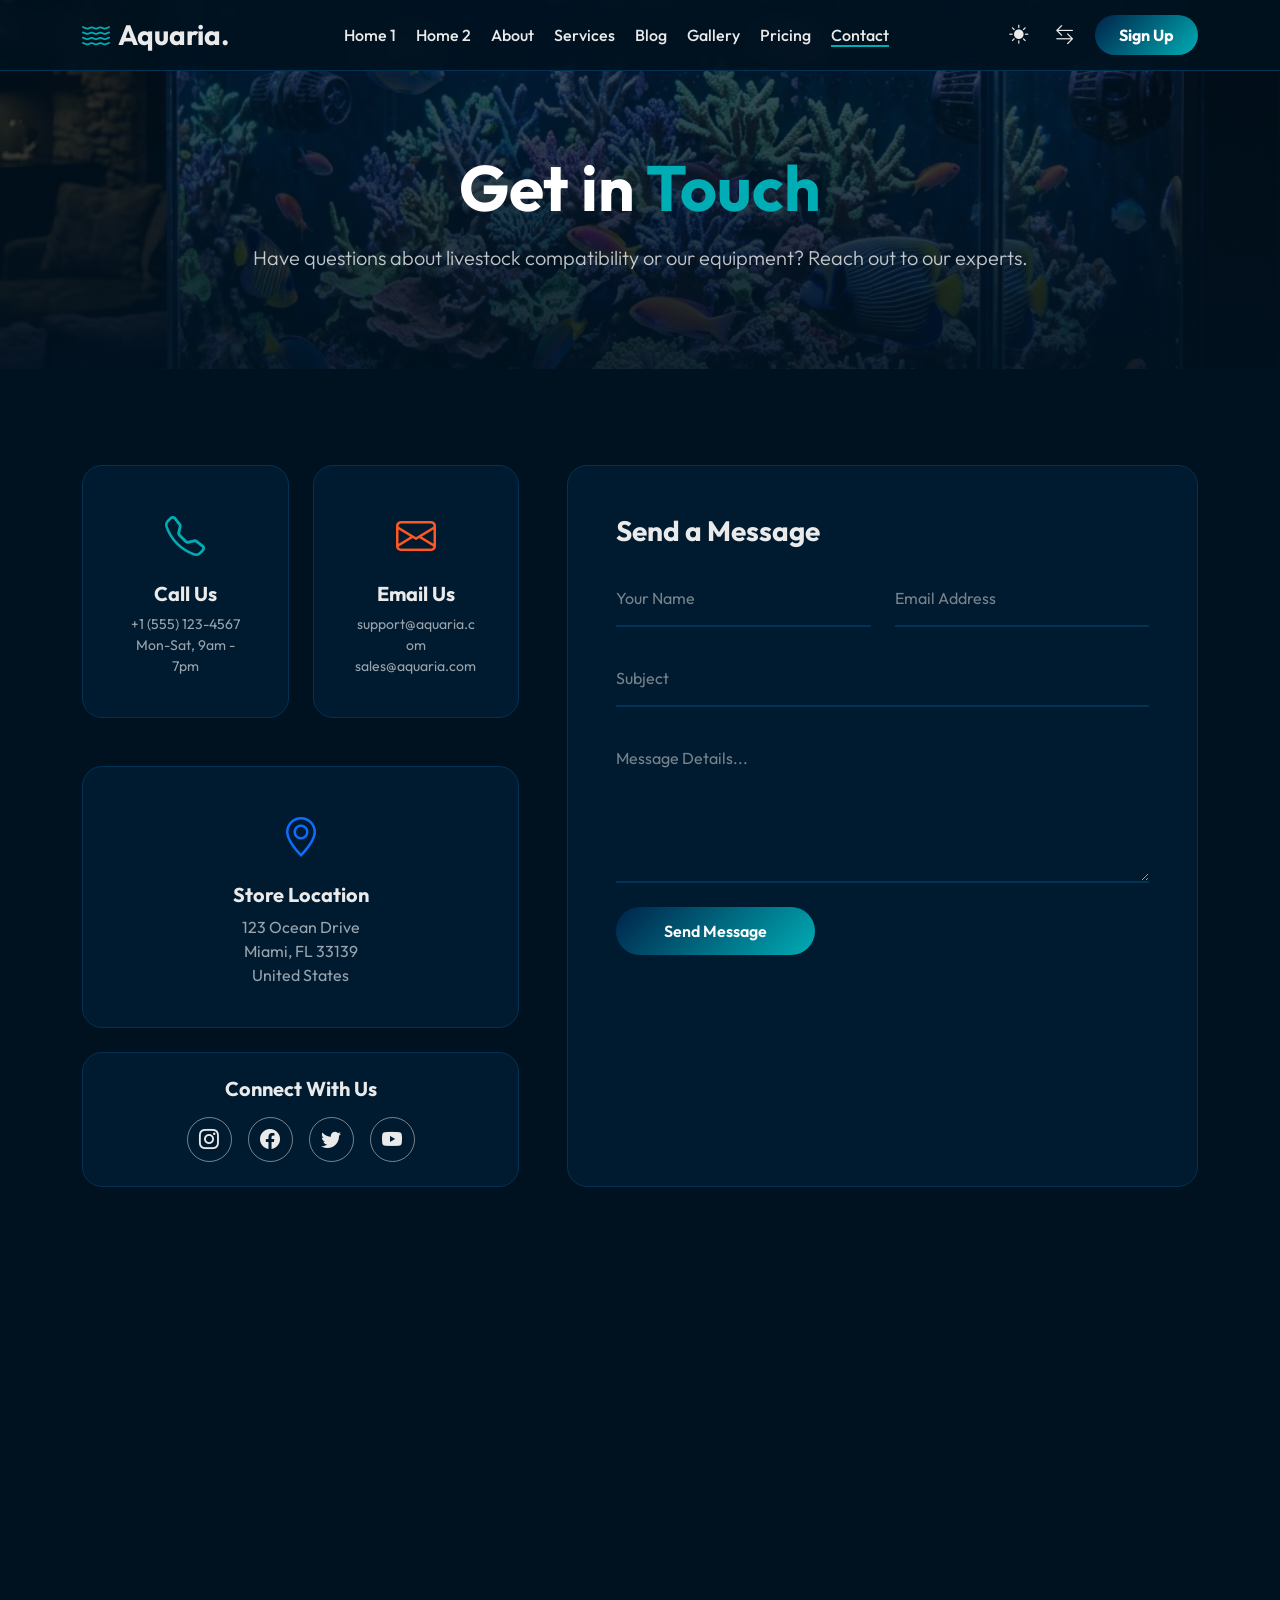
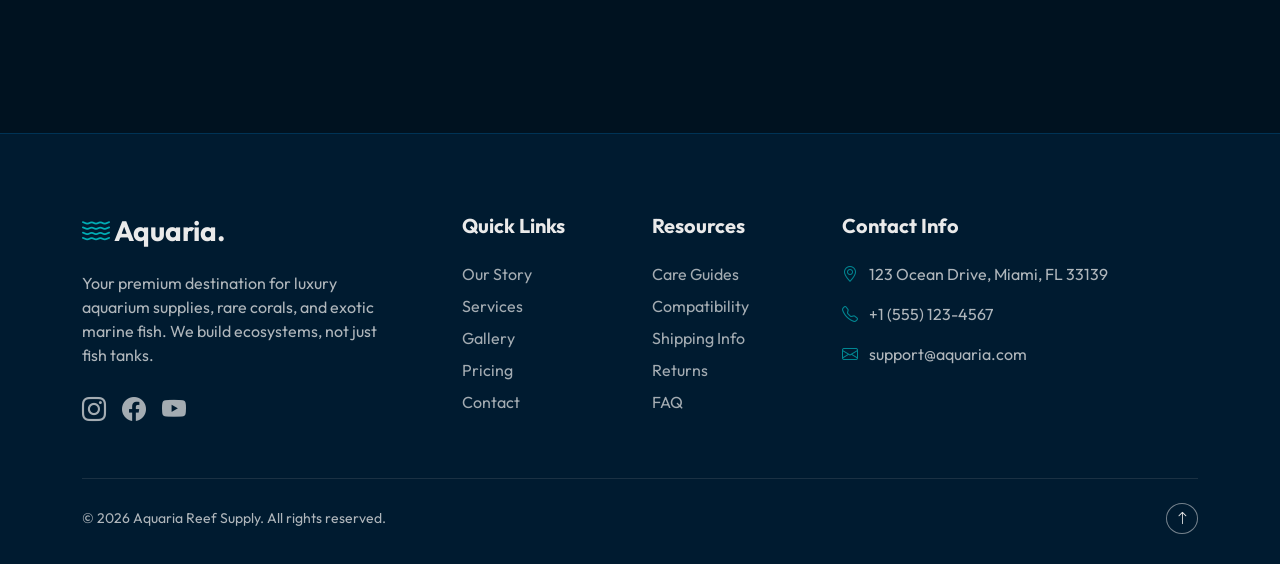
<file: contact.html>
<!DOCTYPE html>

<html data-theme="dark" lang="en">
<head>
<meta charset="utf-8"/>
<meta content="width=device-width, initial-scale=1.0" name="viewport"/>
<title>Aquaria | Contact Us</title>
<link rel="icon" href="favicon.svg" type="image/svg+xml">
<link href="https://cdn.jsdelivr.net/npm/bootstrap@5.3.0/dist/css/bootstrap.min.css" rel="stylesheet"/>
<link href="https://cdn.jsdelivr.net/npm/bootstrap-icons@1.10.5/font/bootstrap-icons.css" rel="stylesheet"/>
<link href="assets/css/style.css" rel="stylesheet"/>
<style>
        .contact-hero { padding: 150px 0 80px; background: linear-gradient(rgba(0,18,32,0.7), rgba(0,18,32,0.9)), url('assets/images/hero_reef_1_1782191871830.png') center/cover no-repeat; }
        .contact-box { background: var(--card-bg); border: 1px solid var(--border-color); border-radius: 20px; padding: 40px; height: 100%; text-align: center; }
        .form-control { background: transparent; border: none; border-bottom: 2px solid var(--border-color); color: var(--text-color); border-radius: 0; padding: 15px 0; }
        .form-control:focus { background: transparent; color: var(--text-color); border-color: var(--color-secondary); box-shadow: none; }
        .form-control::placeholder { color: var(--text-color); opacity: 0.5; }
        .social-hover { transition: all 0.3s ease; color: var(--text-color); }
        .social-hover:hover { transform: translateY(-5px); background-color: var(--color-secondary) !important; color: #fff !important; border-color: var(--color-secondary) !important; box-shadow: 0 5px 15px rgba(0, 173, 181, 0.4); }
    </style>
</head>
<body>
<header class="header">
<div class="container d-flex align-items-center justify-content-between">
<a class="logo text-decoration-none" href="index.html">
<h3 class="m-0 fw-bold d-flex align-items-center gap-2">
<i class="bi bi-water text-secondary-custom"></i>
<span>Aquaria.</span>
</h3>
</a>
<nav class="header-nav">
<a class="nav-link" href="index.html">Home 1</a>
<a class="nav-link" href="home-2.html">Home 2</a>
<a class="nav-link" href="about.html">About</a>
<a class="nav-link" href="services.html">Services</a>
<a class="nav-link" href="blog.html">Blog</a>
<a class="nav-link" href="gallery.html">Gallery</a>
<a class="nav-link" href="pricing.html">Pricing</a>
<a class="nav-link active" href="contact.html">Contact</a>
</nav>
<div class="controls">
<button class="theme-btn" id="theme-toggle"><i class="bi bi-sun-fill"></i></button>
<button class="rtl-btn" id="rtl-toggle"><i class="bi bi-arrow-left-right"></i></button>
<a class="btn-primary-custom rounded-pill px-4 py-2 text-decoration-none fw-bold text-white header-auth-btn" href="signup.html">Sign Up</a>
<button class="btn btn-outline-secondary mobile-toggle-btn ms-2" data-bs-target="#mobileMenu" data-bs-toggle="offcanvas" style="display: none;" type="button"><i class="bi bi-list fs-3"></i></button></div>
</div>
</header>
<div class="offcanvas offcanvas-end" id="mobileMenu" style="background-color: var(--bg-color);" tabindex="-1">
<div class="offcanvas-header border-bottom border-secondary">
<h5 class="offcanvas-title fw-bold"><i class="bi bi-water text-secondary-custom"></i> Aquaria.</h5>
<button aria-label="Close" class="btn-close" data-bs-dismiss="offcanvas" style="filter: invert(var(--bs-body-color-rgb));" type="button"></button>
</div>
<div class="offcanvas-body">
<div class="d-flex flex-column gap-3 fs-5">
<a class="text-decoration-none" href="index.html" style="color: var(--text-color)">Home 1</a>
<a class="text-decoration-none" href="home-2.html" style="color: var(--text-color)">Home 2</a>
<a class="text-decoration-none" href="about.html" style="color: var(--text-color)">About</a>
<a href="services.html" class="text-decoration-none" style="color: var(--text-color)">Services</a>
<a href="blog.html" class="text-decoration-none" style="color: var(--text-color)">Blog</a>
<a href="gallery.html" class="text-decoration-none" style="color: var(--text-color)">Gallery</a>
<a class="text-decoration-none" href="pricing.html" style="color: var(--text-color)">Pricing</a>
<a class="text-decoration-none" href="contact.html" style="color: var(--text-color)">Contact</a>
<a class="btn-primary-custom text-center mt-4" href="login.html">Login</a>
</div>
</div>
</div>

<!-- 1. Hero -->
<section class="contact-hero text-center reveal-fade-up">
<div class="container">
<h1 class="display-3 fw-bold text-white mb-3">Get in <span class="text-secondary-custom">Touch</span></h1>
<p class="lead text-white opacity-75">Have questions about livestock compatibility or our equipment? Reach out to our experts.</p>
</div>
</section>
<div class="container py-5 my-5">
<div class="row g-5">
<div class="col-lg-5">
<!-- 2. Contact Info -->
<div class="row g-4 mb-5">
<div class="col-sm-6 reveal-fade-right" style="transition-delay: 0s;">
<div class="contact-box">
<i class="bi bi-telephone text-secondary-custom fs-1 mb-3 d-block"></i>
<h5 class="fw-bold">Call Us</h5>
<p class="text-muted small mb-0">+1 (555) 123-4567<br/>Mon-Sat, 9am - 7pm</p>
</div>
</div>
<div class="col-sm-6 reveal-fade-right" style="transition-delay: 0.1s;">
<div class="contact-box">
<i class="bi bi-envelope text-accent-custom fs-1 mb-3 d-block"></i>
<h5 class="fw-bold">Email Us</h5>
<p class="text-muted small mb-0">support@aquaria.com<br/>sales@aquaria.com</p>
</div>
</div>
</div>
<!-- 3. Store Location -->
<div class="contact-box reveal-fade-up mb-4" style="height: auto;">
<i class="bi bi-geo-alt text-primary fs-1 mb-3 d-block"></i>
<h5 class="fw-bold">Store Location</h5>
<p class="text-muted mb-0">123 Ocean Drive<br/>Miami, FL 33139<br/>United States</p>
</div>
<!-- 4. Social Links -->
<div class="contact-box reveal-fade-up py-4" style="height: auto;">
<h5 class="fw-bold mb-3">Connect With Us</h5>
<div class="d-flex justify-content-center gap-3">
<a class="btn btn-outline-secondary rounded-circle d-flex align-items-center justify-content-center social-hover" href="#" style="width: 45px; height: 45px;"><i class="bi bi-instagram fs-5"></i></a>
<a class="btn btn-outline-secondary rounded-circle d-flex align-items-center justify-content-center social-hover" href="#" style="width: 45px; height: 45px;"><i class="bi bi-facebook fs-5"></i></a>
<a class="btn btn-outline-secondary rounded-circle d-flex align-items-center justify-content-center social-hover" href="#" style="width: 45px; height: 45px;"><i class="bi bi-twitter fs-5"></i></a>
<a class="btn btn-outline-secondary rounded-circle d-flex align-items-center justify-content-center social-hover" href="#" style="width: 45px; height: 45px;"><i class="bi bi-youtube fs-5"></i></a>
</div>
</div>
</div>
<div class="col-lg-7">
<!-- 4. Contact Form -->
<div class="contact-box text-start p-lg-5 reveal-fade-left">
<h3 class="fw-bold mb-4">Send a Message</h3>
<form class="row g-4">
<div class="col-md-6"><input class="form-control" placeholder="Your Name" required="" type="text"/></div>
<div class="col-md-6"><input class="form-control" placeholder="Email Address" required="" type="email"/></div>
<div class="col-12"><input class="form-control" placeholder="Subject" type="text"/></div>
<div class="col-12"><textarea class="form-control" placeholder="Message Details..." required="" rows="5"></textarea></div>
<div class="col-12 mt-4"><button class="btn-primary-custom px-5" type="submit">Send Message</button></div>
</form>
</div>
</div>
</div>
</div>
<!-- Full Width Map -->
<div class="w-100" style="height: 450px;">
<iframe allowfullscreen="" height="100%" loading="lazy" referrerpolicy="no-referrer-when-downgrade" src="https://www.google.com/maps/embed?pb=!1m18!1m12!1m3!1d114964.53925916665!2d-80.29949920268636!3d25.782390733064336!2m3!1f0!2f0!3f0!3m2!1i1024!2i768!4f13.1!3m3!1m2!1s0x88d9b0a20ec8c111%3A0xff96f271ddad4f65!2sMiami%2C%20FL!5e0!3m2!1sen!2sus!4v1700000000000!5m2!1sen!2sus" style="border:0; display: block;" width="100%"></iframe>
</div>
<script src="https://cdn.jsdelivr.net/npm/bootstrap@5.3.0/dist/js/bootstrap.bundle.min.js"></script>
<footer class="footer">
<div class="container">
<div class="row gy-5">
<div class="col-lg-4 pe-lg-5">
<h3 class="fw-bold text-white mb-4"><i class="bi bi-water text-secondary-custom"></i> Aquaria.</h3>
<p class="opacity-75 mb-4">Your premium destination for luxury aquarium supplies, rare corals, and exotic marine fish. We build ecosystems, not just fish tanks.</p>
<div class="d-flex gap-3">
<a class="fs-4" href="#"><i class="bi bi-instagram"></i></a>
<a class="fs-4" href="#"><i class="bi bi-facebook"></i></a>
<a class="fs-4" href="#"><i class="bi bi-youtube"></i></a>
</div>
</div>
<div class="col-lg-2 col-md-4">
<h5 class="text-white fw-bold mb-4">Quick Links</h5>
<ul class="list-unstyled d-flex flex-column gap-2">
<li><a class="text-decoration-none" href="about.html">Our Story</a></li>
<li><a class="text-decoration-none" href="services.html">Services</a></li>
<li><a class="text-decoration-none" href="gallery.html">Gallery</a></li>
<li><a class="text-decoration-none" href="pricing.html">Pricing</a></li>
<li><a class="text-decoration-none" href="contact.html">Contact</a></li>
</ul>
</div>
<div class="col-lg-2 col-md-4">
<h5 class="text-white fw-bold mb-4">Resources</h5>
<ul class="list-unstyled d-flex flex-column gap-2">
<li><a class="text-decoration-none" href="blog.html">Care Guides</a></li>
<li><a class="text-decoration-none" href="#">Compatibility</a></li>
<li><a class="text-decoration-none" href="#">Shipping Info</a></li>
<li><a class="text-decoration-none" href="#">Returns</a></li>
<li><a class="text-decoration-none" href="#">FAQ</a></li>
</ul>
</div>
<div class="col-lg-4 col-md-4">
<h5 class="text-white fw-bold mb-4">Contact Info</h5>
<ul class="list-unstyled d-flex flex-column gap-3 opacity-75">
<li><i class="bi bi-geo-alt me-2 text-secondary-custom"></i> 123 Ocean Drive, Miami, FL 33139</li>
<li><i class="bi bi-telephone me-2 text-secondary-custom"></i> +1 (555) 123-4567</li>
<li><i class="bi bi-envelope me-2 text-secondary-custom"></i> support@aquaria.com</li>
</ul>
</div>
</div>
<hr class="mt-5 mb-4 border-secondary opacity-25"/>
<div class="row align-items-center">
<div class="col-md-6 text-center text-md-start">
<p class="mb-0 opacity-75 small">© 2026 Aquaria Reef Supply. All rights reserved.</p>
</div>
<div class="col-md-6 text-center text-md-end mt-3 mt-md-0">
<button class="btn btn-sm btn-outline-secondary rounded-circle" onclick="window.scrollTo({top: 0, behavior: 'smooth'});"><i class="bi bi-arrow-up"></i></button>
</div>
</div>
</div>
</footer>
<script src="assets/js/main.js"></script>
</body>
</html>
</file>
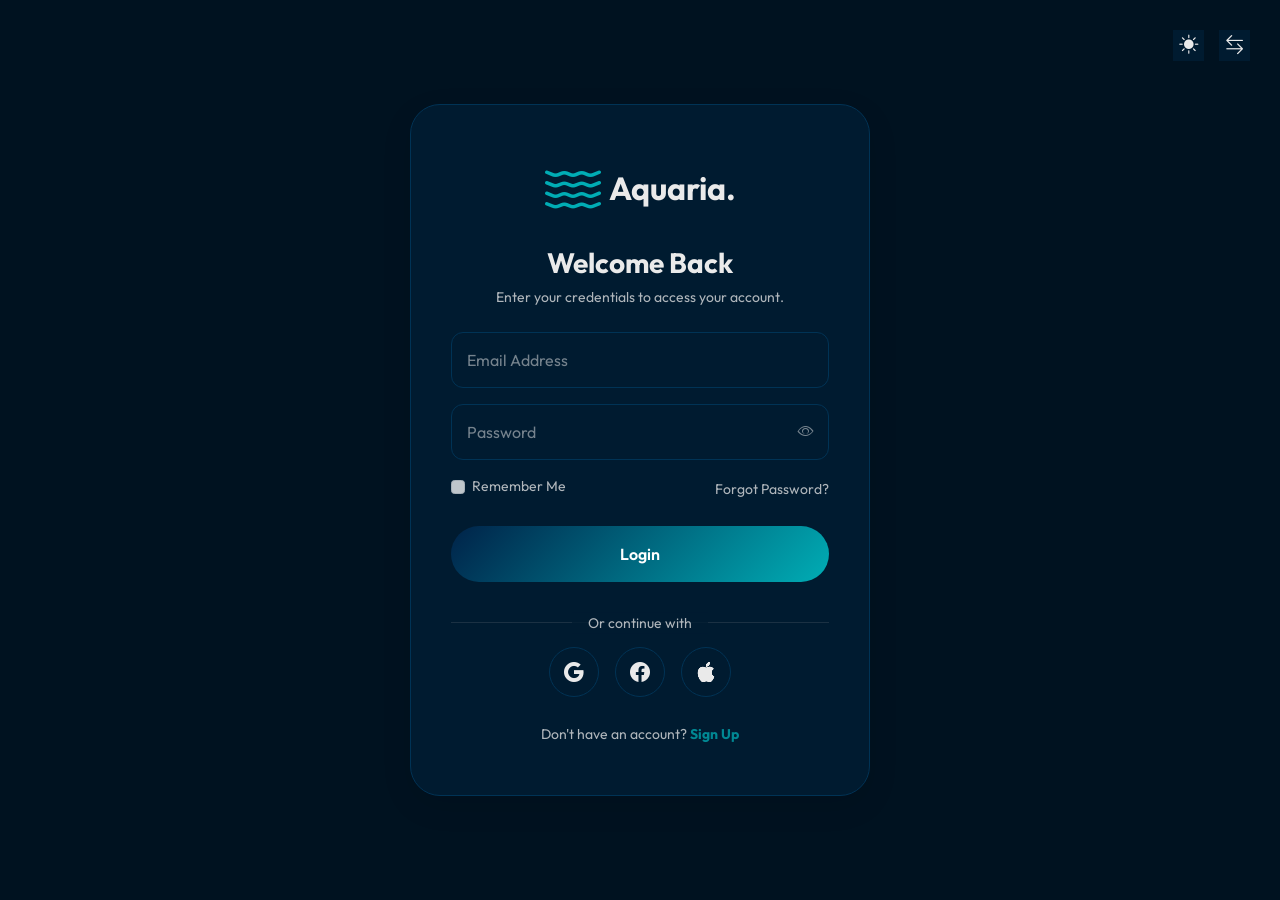
<file: login.html>
<!DOCTYPE html>

<html data-theme="dark" lang="en">
<head>
<meta charset="utf-8"/>
<meta content="width=device-width, initial-scale=1.0" name="viewport"/>
<title>Aquaria | Login</title>
<link href="https://cdn.jsdelivr.net/npm/bootstrap@5.3.0/dist/css/bootstrap.min.css" rel="stylesheet"/>
<link href="https://cdn.jsdelivr.net/npm/bootstrap-icons@1.10.5/font/bootstrap-icons.css" rel="stylesheet"/>
<link href="assets/css/style.css" rel="stylesheet"/>
<style>
        body {
            background-color: var(--bg-color);
            min-height: 100vh;
            display: flex;
            align-items: center;
            justify-content: center;
            position: relative;
            color: var(--text-color);
        }
        .login-wrapper {
            position: relative;
            z-index: 10;
            width: 100%;
            max-width: 500px;
            padding: 20px;
        }
        .login-card {
            background: var(--card-bg);
            border: 1px solid var(--border-color);
            border-radius: 30px;
            padding: 50px 40px;
            box-shadow: 0 10px 30px rgba(0,0,0,0.1);
        }
        .form-control { background: transparent; border: 1px solid var(--border-color); color: var(--text-color); padding: 15px; border-radius: 12px; }
        .form-control:focus { background: transparent; color: var(--text-color); border-color: var(--color-secondary); box-shadow: none; }
        .form-control::placeholder { color: var(--text-color); opacity: 0.5; }
        .top-controls { position: absolute; top: 30px; right: 30px; z-index: 100; }
        .top-controls button { color: var(--text-color) !important; border-color: var(--border-color); background: var(--card-bg); }
        .password-toggle { position: absolute; right: 15px; top: 15px; cursor: pointer; color: var(--text-color); opacity: 0.5; }
        .social-btn { background: transparent; color: var(--text-color); border: 1px solid var(--border-color); transition: 0.3s; }
        .social-btn:hover { background: rgba(0, 173, 181, 0.1); border-color: var(--color-secondary); color: var(--text-color); }
        @media (max-width: 991px) {
            .top-controls { top: 15px; right: 15px; }
            .login-wrapper { padding-top: 80px; }
        }
    </style>
</head>
<body>
<div class="top-controls controls">
<button class="theme-btn" id="theme-toggle"><i class="bi bi-sun-fill"></i></button>
<button class="rtl-btn" id="rtl-toggle"><i class="bi bi-arrow-left-right"></i></button>
<button class="btn btn-outline-secondary mobile-toggle-btn ms-2" data-bs-target="#mobileMenu" data-bs-toggle="offcanvas" style="display: none;" type="button"><i class="bi bi-list fs-3"></i></button></div>
<div class="login-wrapper">
<div class="login-card">
<div class="text-center mb-4">
<a class="text-decoration-none d-inline-flex align-items-center gap-2" href="index.html" style="color: var(--text-color);">
<i class="bi bi-water display-4 text-secondary-custom"></i>
<h2 class="fw-bold mb-0">Aquaria.</h2>
</a>
</div>
<h3 class="fw-bold mb-2 text-center">Welcome Back</h3>
<p class="opacity-75 small text-center mb-4">Enter your credentials to access your account.</p>
<form>
<div class="mb-3">
<input class="form-control" placeholder="Email Address" required="" type="email"/>
</div>
<div class="mb-3 position-relative">
<input class="form-control" id="pwd" placeholder="Password" required="" type="password"/>
<i class="bi bi-eye password-toggle" onclick="const p=document.getElementById('pwd'); if(p.type==='password'){p.type='text'; this.classList.replace('bi-eye','bi-eye-slash');}else{p.type='password'; this.classList.replace('bi-eye-slash','bi-eye');}"></i>
</div>
<div class="d-flex justify-content-between align-items-center mb-4 opacity-75 small">
<div class="form-check">
<input class="form-check-input" id="remember" type="checkbox"/>
<label class="form-check-label" for="remember">Remember Me</label>
</div>
<a href="#" style="color: var(--text-color); text-decoration: none;">Forgot Password?</a>
</div>
<button class="btn-primary-custom w-100 py-3 mb-4" type="submit">Login</button>
<div class="position-relative text-center mb-4">
<hr class="border-secondary opacity-25"/>
<span class="position-absolute top-50 start-50 translate-middle px-3 small opacity-75" style="background: var(--card-bg);">Or continue with</span>
</div>
<div class="d-flex justify-content-center gap-3">
<button class="btn social-btn rounded-circle d-flex align-items-center justify-content-center" style="width: 50px; height: 50px;" type="button"><i class="bi bi-google fs-5"></i></button>
<button class="btn social-btn rounded-circle d-flex align-items-center justify-content-center" style="width: 50px; height: 50px;" type="button"><i class="bi bi-facebook fs-5"></i></button>
<button class="btn social-btn rounded-circle d-flex align-items-center justify-content-center" style="width: 50px; height: 50px;" type="button"><i class="bi bi-apple fs-5"></i></button>
</div>
<div class="text-center mt-4">
<span class="opacity-75 small">Don't have an account? <a class="text-secondary-custom fw-bold text-decoration-none" href="signup.html">Sign Up</a></span>
</div>
</form>
</div>
</div>
<script src="assets/js/main.js"></script>
</body>
</html>
</file>
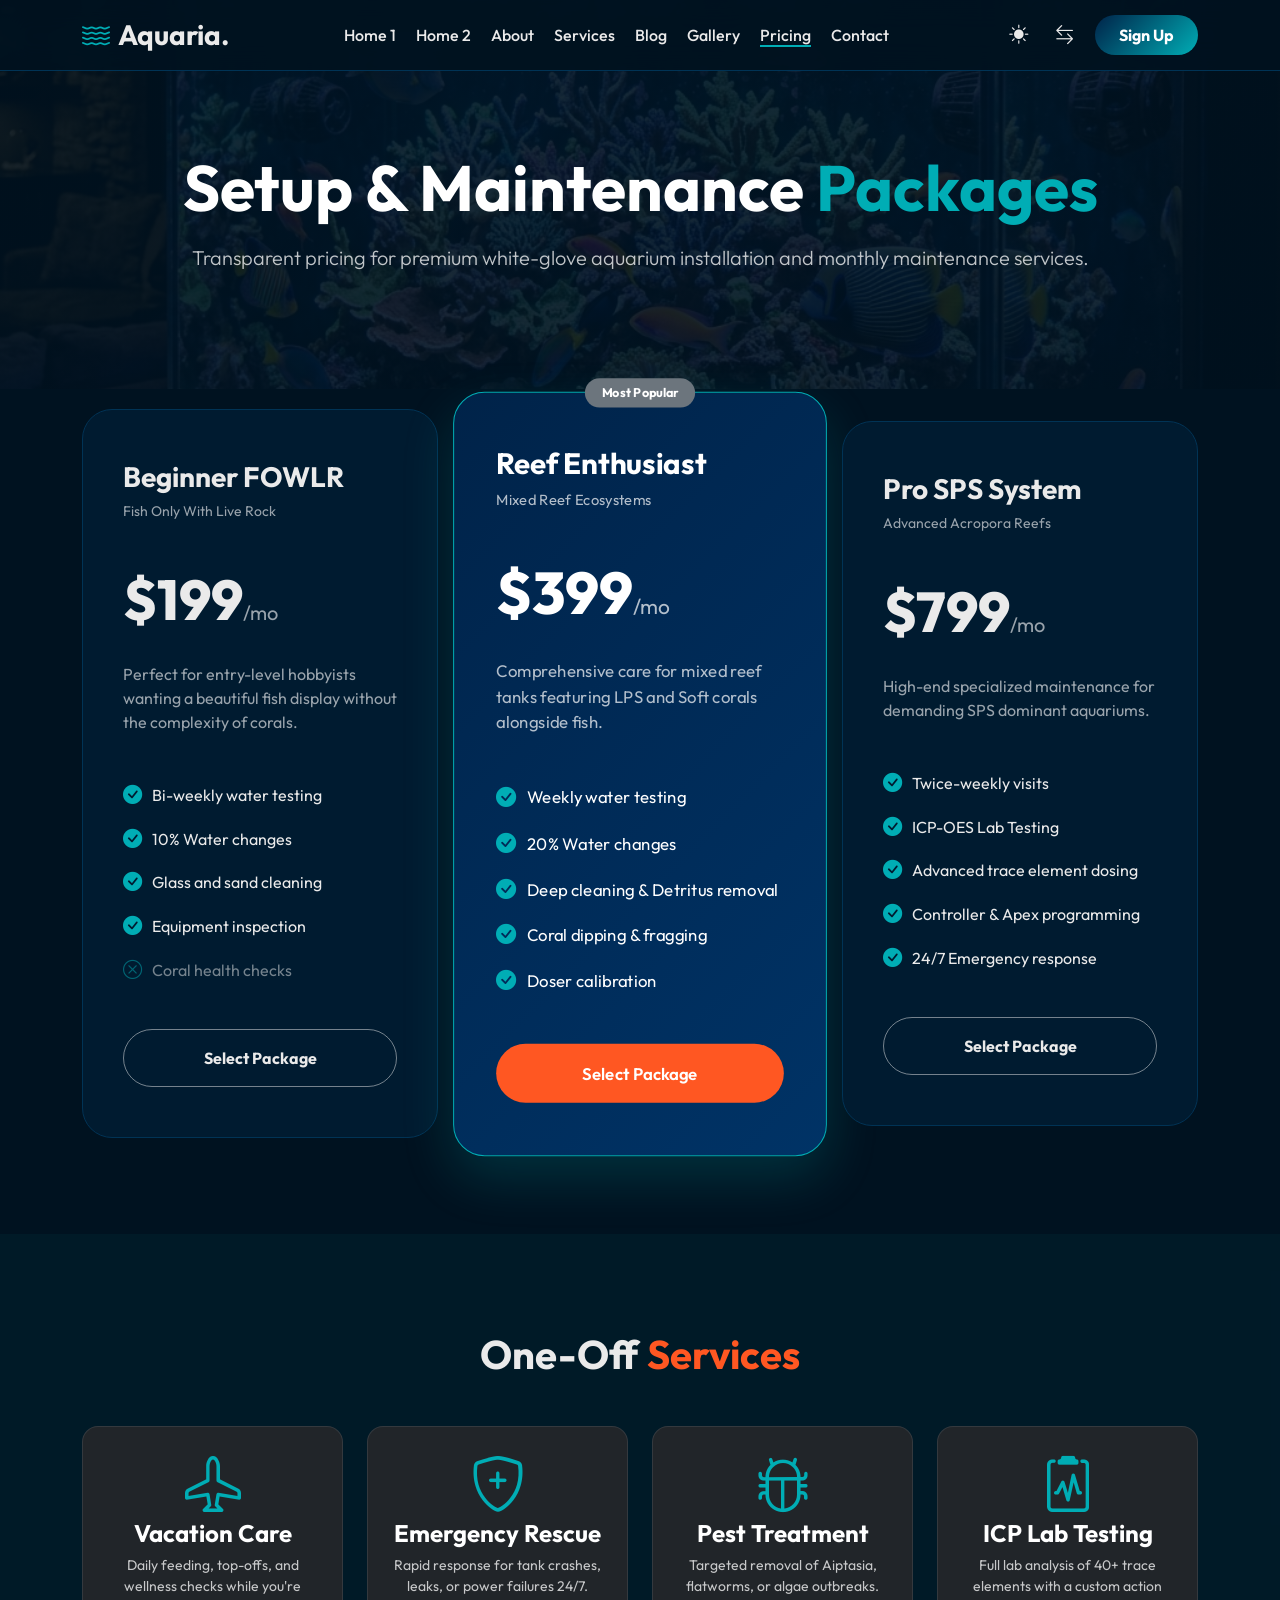
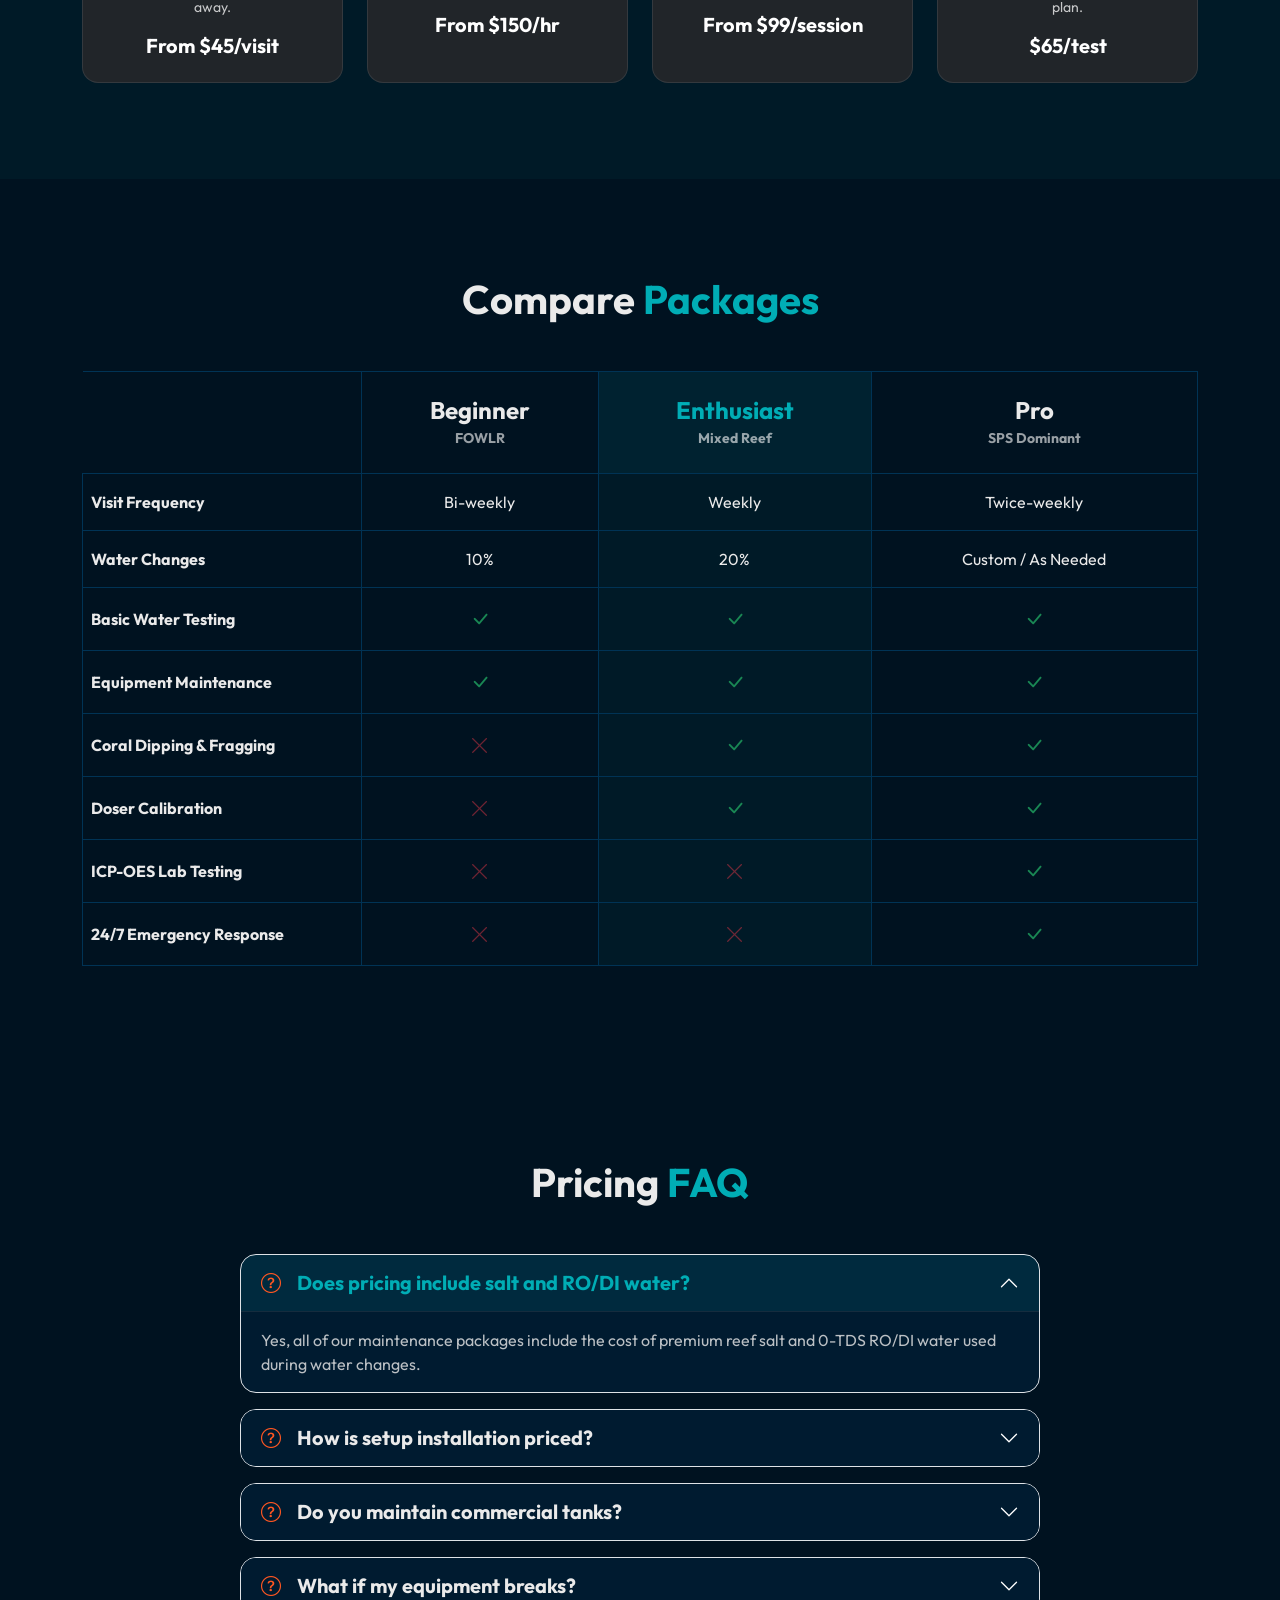
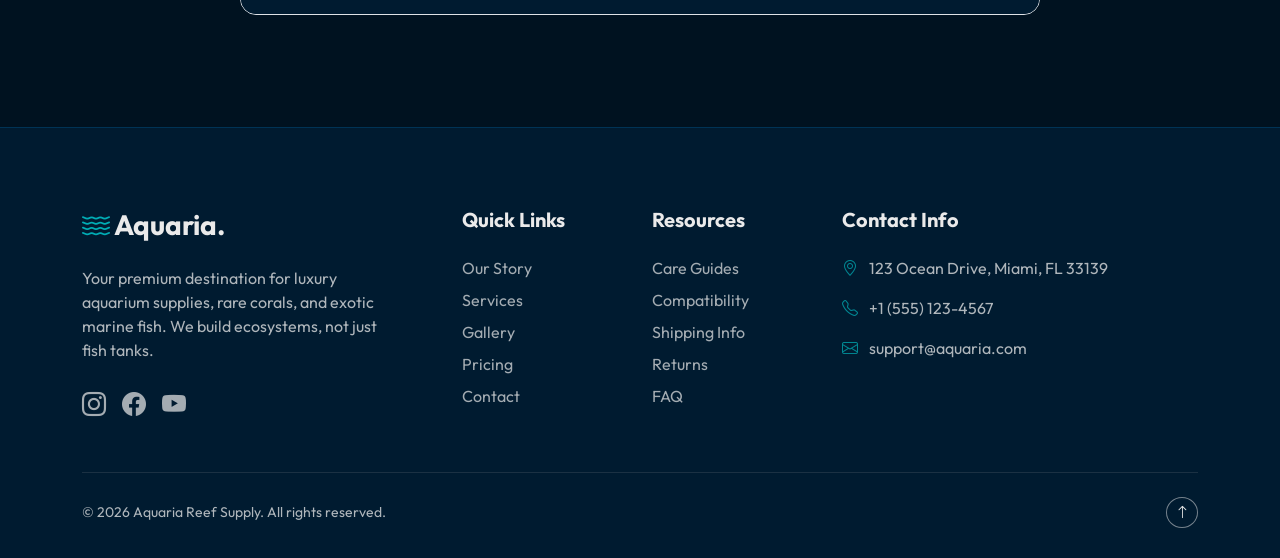
<file: pricing.html>
<!DOCTYPE html>

<html data-theme="dark" lang="en">
<head>
<meta charset="utf-8"/>
<meta content="width=device-width, initial-scale=1.0" name="viewport"/>
<title>Aquaria | Pricing Packages</title>
<link rel="icon" href="favicon.svg" type="image/svg+xml">
<link href="https://cdn.jsdelivr.net/npm/bootstrap@5.3.0/dist/css/bootstrap.min.css" rel="stylesheet"/>
<link href="https://cdn.jsdelivr.net/npm/bootstrap-icons@1.10.5/font/bootstrap-icons.css" rel="stylesheet"/>
<link href="assets/css/style.css" rel="stylesheet"/>
<style>
        /* Section 1: Hero */
        .pricing-hero {
            padding: 150px 0 100px;
            text-align: center;
            background: linear-gradient(rgba(0,18,32,0.9), rgba(0,18,32,0.9)), url('assets/images/hero_reef_1_1782191871830.png') center/cover fixed;
        }

        /* Sections 2-4: Pricing Cards */
        .pricing-container {
            margin-top: 20px;
            position: relative;
            z-index: 10;
        }
        .pricing-card {
            background: var(--card-bg);
            border-radius: 30px;
            padding: 50px 40px;
            border: 1px solid var(--border-color);
            transition: transform 0.4s;
            height: 100%;
            display: flex;
            flex-direction: column;
        }
        .pricing-card:hover {
            transform: translateY(-15px);
        }
        .pricing-card.highlight {
            background: linear-gradient(135deg, var(--color-primary), #003366);
            border-color: var(--color-secondary);
            transform: scale(1.05);
            box-shadow: 0 20px 50px rgba(0, 173, 181, 0.2);
        }
        .pricing-card.highlight:hover {
            transform: scale(1.05) translateY(-10px);
        }
        @media (max-width: 991px) {
            .pricing-card.highlight { transform: none; }
            .pricing-card.highlight:hover { transform: translateY(-10px); }
        }
        
        .price-text {
            font-size: 3.5rem;
            font-weight: 800;
            color: var(--text-color);
            margin: 20px 0;
        }
        .highlight .price-text { color: #fff; }
        .highlight .text-muted { color: rgba(255,255,255,0.7) !important; }
        .highlight h3 { color: #fff; }
        .highlight .feature-list { color: #fff; }

        .feature-list {
            list-style: none;
            padding: 0;
            margin: 30px 0;
            text-align: left;
            flex-grow: 1;
        }
        .feature-list li {
            margin-bottom: 15px;
            display: flex;
            align-items: center;
            gap: 10px;
        }
        .feature-list i {
            color: var(--color-secondary);
            font-size: 1.2rem;
        }
        .highlight .feature-list i { color: #00ADB5; }

        /* Section 5: FAQ Accordion */
        .accordion-button { background-color: var(--card-bg); color: var(--text-color) !important; }
        .accordion-button:not(.collapsed) { background-color: rgba(0, 173, 181, 0.1) !important; color: var(--color-secondary) !important; box-shadow: none; }
        .accordion-button:focus { box-shadow: none; }
        [data-theme="dark"] .accordion-button::after { filter: brightness(0) invert(1); }
        .accordion-item { border: 1px solid var(--border-color); background-color: var(--card-bg); }
        .accordion-body { color: var(--text-color); opacity: 0.8; background-color: transparent; }
    </style>
</head>
<body>
<header class="header">
<div class="container d-flex align-items-center justify-content-between">
<a class="logo text-decoration-none" href="index.html">
<h3 class="m-0 fw-bold d-flex align-items-center gap-2">
<i class="bi bi-water text-secondary-custom"></i>
<span>Aquaria.</span>
</h3>
</a>
<nav class="header-nav">
<a class="nav-link" href="index.html">Home 1</a>
<a class="nav-link" href="home-2.html">Home 2</a>
<a class="nav-link" href="about.html">About</a>
<a class="nav-link" href="services.html">Services</a>
<a class="nav-link" href="blog.html">Blog</a>
<a class="nav-link" href="gallery.html">Gallery</a>
<a class="nav-link active" href="pricing.html">Pricing</a>
<a class="nav-link" href="contact.html">Contact</a>
</nav>
<div class="controls">
                <button class="theme-btn header-controls-btn theme-toggle" id="theme-toggle"><i class="bi bi-sun-fill"></i></button>
                <button class="rtl-btn header-controls-btn rtl-toggle" id="rtl-toggle"><i class="bi bi-arrow-left-right"></i></button>
<a class="btn-primary-custom rounded-pill px-4 py-2 text-decoration-none fw-bold text-white header-auth-btn" href="signup.html">Sign Up</a>
<button class="btn btn-outline-secondary mobile-toggle-btn ms-2" data-bs-target="#mobileMenu" data-bs-toggle="offcanvas" style="display: none;" type="button"><i class="bi bi-list fs-3"></i></button></div>
</div>
</header>
<div class="offcanvas offcanvas-end" id="mobileMenu" style="background-color: var(--bg-color);" tabindex="-1">
<div class="offcanvas-header border-bottom border-secondary">
<h5 class="offcanvas-title fw-bold"><i class="bi bi-water text-secondary-custom"></i> Aquaria.</h5>
<button aria-label="Close" class="btn-close" data-bs-dismiss="offcanvas" style="filter: invert(var(--bs-body-color-rgb));" type="button"></button>
</div>
<div class="offcanvas-body">
<div class="d-flex flex-column gap-3 fs-5">
<a class="text-decoration-none" href="index.html" style="color: var(--text-color)">Home 1</a>
<a class="text-decoration-none" href="home-2.html" style="color: var(--text-color)">Home 2</a>
<a class="text-decoration-none" href="about.html" style="color: var(--text-color)">About</a>
<a class="text-decoration-none" href="services.html" style="color: var(--text-color)">Services</a>
<a class="text-decoration-none" href="blog.html" style="color: var(--text-color)">Blog</a>
<a class="text-decoration-none" href="gallery.html" style="color: var(--text-color)">Gallery</a>
<a class="text-decoration-none" href="pricing.html" style="color: var(--text-color)">Pricing</a>
<a class="text-decoration-none" href="contact.html" style="color: var(--text-color)">Contact</a>
<a class="btn-primary-custom text-center mt-4" href="login.html">Login</a>
                <div class="mobile-toggles mt-auto pt-4 border-top border-secondary d-flex justify-content-center gap-3">
                    <button class="theme-btn theme-toggle btn btn-outline-secondary rounded-circle" style="width: 50px; height: 50px;"><i class="bi bi-sun-fill"></i></button>
                    <button class="rtl-btn rtl-toggle btn btn-outline-secondary rounded-circle" style="width: 50px; height: 50px;"><i class="bi bi-arrow-left-right"></i></button>
                </div>
</div>
</div>
</div>

<!-- Section 1: Hero -->
<section class="pricing-hero reveal-fade-up">
<div class="container">
<h1 class="display-3 fw-bold text-white mb-3">Setup &amp; Maintenance <span class="text-secondary-custom">Packages</span></h1>
<p class="lead text-white opacity-75 max-w-600 mx-auto">Transparent pricing for premium white-glove aquarium installation and monthly maintenance services.</p>
</div>
</section>
<!-- Sections 2-4: Pricing Cards Grid -->
<section class="pb-5 mb-5">
<div class="container pricing-container">
<div class="row g-4 align-items-center">
<!-- Section 2: Beginner -->
<div class="col-lg-4 reveal-fade-right">
<div class="pricing-card">
<h3 class="fw-bold">Beginner FOWLR</h3>
<p class="text-muted small">Fish Only With Live Rock</p>
<div class="price-text">$199<span class="fs-5 text-muted fw-normal">/mo</span></div>
<p class="text-muted">Perfect for entry-level hobbyists wanting a beautiful fish display without the complexity of corals.</p>
<ul class="feature-list">
<li><i class="bi bi-check-circle-fill"></i> Bi-weekly water testing</li>
<li><i class="bi bi-check-circle-fill"></i> 10% Water changes</li>
<li><i class="bi bi-check-circle-fill"></i> Glass and sand cleaning</li>
<li><i class="bi bi-check-circle-fill"></i> Equipment inspection</li>
<li class="opacity-50"><i class="bi bi-x-circle"></i> Coral health checks</li>
</ul>
<a class="btn btn-outline-secondary w-100 rounded-pill py-3 fw-bold" href="booking.html" style="color: var(--text-color); border-color: var(--border-color);">Select Package</a>
</div>
</div>
<!-- Section 3: Enthusiast (Highlighted) -->
<div class="col-lg-4 reveal-zoom-in">
<div class="pricing-card highlight">
<span class="badge bg-secondary position-absolute top-0 start-50 translate-middle rounded-pill px-3 py-2">Most Popular</span>
<h3 class="fw-bold">Reef Enthusiast</h3>
<p class="text-muted small">Mixed Reef Ecosystems</p>
<div class="price-text">$399<span class="fs-5 text-muted fw-normal">/mo</span></div>
<p class="text-muted">Comprehensive care for mixed reef tanks featuring LPS and Soft corals alongside fish.</p>
<ul class="feature-list">
<li><i class="bi bi-check-circle-fill"></i> Weekly water testing</li>
<li><i class="bi bi-check-circle-fill"></i> 20% Water changes</li>
<li><i class="bi bi-check-circle-fill"></i> Deep cleaning &amp; Detritus removal</li>
<li><i class="bi bi-check-circle-fill"></i> Coral dipping &amp; fragging</li>
<li><i class="bi bi-check-circle-fill"></i> Doser calibration</li>
</ul>
<a class="btn-accent-custom w-100 py-3 text-center d-block" href="booking.html">Select Package</a>
</div>
</div>
<!-- Section 4: Professional -->
<div class="col-lg-4 reveal-fade-left">
<div class="pricing-card">
<h3 class="fw-bold">Pro SPS System</h3>
<p class="text-muted small">Advanced Acropora Reefs</p>
<div class="price-text">$799<span class="fs-5 text-muted fw-normal">/mo</span></div>
<p class="text-muted">High-end specialized maintenance for demanding SPS dominant aquariums.</p>
<ul class="feature-list">
<li><i class="bi bi-check-circle-fill"></i> Twice-weekly visits</li>
<li><i class="bi bi-check-circle-fill"></i> ICP-OES Lab Testing</li>
<li><i class="bi bi-check-circle-fill"></i> Advanced trace element dosing</li>
<li><i class="bi bi-check-circle-fill"></i> Controller &amp; Apex programming</li>
<li><i class="bi bi-check-circle-fill"></i> 24/7 Emergency response</li>
</ul>
<a class="btn btn-outline-secondary w-100 rounded-pill py-3 fw-bold" href="booking.html" style="color: var(--text-color); border-color: var(--border-color);">Select Package</a>
</div>
</div>
</div>
</div>
</section>
<!-- Section: Add-on Services -->
<section class="py-5 bg-opacity-10" style="background-color: rgba(0, 173, 181, 0.05);">
<div class="container py-5 text-center">
<h2 class="display-6 fw-bold mb-5 reveal-fade-up">One-Off <span class="text-accent-custom">Services</span></h2>
<div class="row g-4 justify-content-center reveal-zoom-in">
<div class="col-lg-3 col-md-6">
<div class="p-4 bg-dark rounded-4 h-100 border border-secondary border-opacity-25 transition-transform hover-scale" onmouseout="this.style.transform='translateY(0)'" onmouseover="this.style.transform='translateY(-10px)'" style="transition: transform 0.3s;">
<i class="bi bi-airplane display-4 text-secondary-custom mb-3"></i>
<h4 class="fw-bold text-white">Vacation Care</h4>
<p class="text-white opacity-75 small">Daily feeding, top-offs, and wellness checks while you're away.</p>
<h5 class="text-white fw-bold mb-0">From $45/visit</h5>
</div>
</div>
<div class="col-lg-3 col-md-6">
<div class="p-4 bg-dark rounded-4 h-100 border border-secondary border-opacity-25 transition-transform hover-scale" onmouseout="this.style.transform='translateY(0)'" onmouseover="this.style.transform='translateY(-10px)'" style="transition: transform 0.3s;">
<i class="bi bi-shield-plus display-4 text-secondary-custom mb-3"></i>
<h4 class="fw-bold text-white">Emergency Rescue</h4>
<p class="text-white opacity-75 small">Rapid response for tank crashes, leaks, or power failures 24/7.</p>
<h5 class="text-white fw-bold mb-0">From $150/hr</h5>
</div>
</div>
<div class="col-lg-3 col-md-6">
<div class="p-4 bg-dark rounded-4 h-100 border border-secondary border-opacity-25 transition-transform hover-scale" onmouseout="this.style.transform='translateY(0)'" onmouseover="this.style.transform='translateY(-10px)'" style="transition: transform 0.3s;">
<i class="bi bi-bug display-4 text-secondary-custom mb-3"></i>
<h4 class="fw-bold text-white">Pest Treatment</h4>
<p class="text-white opacity-75 small">Targeted removal of Aiptasia, flatworms, or algae outbreaks.</p>
<h5 class="text-white fw-bold mb-0">From $99/session</h5>
</div>
</div>
<div class="col-lg-3 col-md-6">
<div class="p-4 bg-dark rounded-4 h-100 border border-secondary border-opacity-25 transition-transform hover-scale" onmouseout="this.style.transform='translateY(0)'" onmouseover="this.style.transform='translateY(-10px)'" style="transition: transform 0.3s;">
<i class="bi bi-clipboard2-pulse display-4 text-secondary-custom mb-3"></i>
<h4 class="fw-bold text-white">ICP Lab Testing</h4>
<p class="text-white opacity-75 small">Full lab analysis of 40+ trace elements with a custom action plan.</p>
<h5 class="text-white fw-bold mb-0">$65/test</h5>
</div>
</div>
</div>
</div>
</section>
<!-- Section: Detailed Feature Comparison -->
<section class="py-5">
<div class="container py-5">
<h2 class="display-6 fw-bold text-center mb-5 reveal-fade-up">Compare <span class="text-secondary-custom">Packages</span></h2>
<div class="table-responsive reveal-fade-up" style="transition-delay: 0.2s;">
<table class="table table-hover table-bordered align-middle text-center mb-0" style="border-color: var(--border-color); color: var(--text-color); --bs-table-bg: transparent; --bs-table-color: var(--text-color); --bs-table-hover-color: var(--text-color);">
<thead>
<tr>
<th class="bg-transparent border-0 w-25" scope="col"></th>
<th class="py-4" scope="col"><h4 class="fw-bold mb-0">Beginner</h4><span class="text-muted small">FOWLR</span></th>
<th class="py-4" scope="col" style="background-color: rgba(0, 173, 181, 0.1);"><h4 class="fw-bold mb-0 text-secondary-custom">Enthusiast</h4><span class="text-muted small">Mixed Reef</span></th>
<th class="py-4" scope="col"><h4 class="fw-bold mb-0">Pro</h4><span class="text-muted small">SPS Dominant</span></th>
</tr>
</thead>
<tbody>
<tr>
<td class="text-start fw-bold py-3">Visit Frequency</td>
<td class="py-3">Bi-weekly</td>
<td class="py-3" style="background-color: rgba(0, 173, 181, 0.05);">Weekly</td>
<td class="py-3">Twice-weekly</td>
</tr>
<tr>
<td class="text-start fw-bold py-3">Water Changes</td>
<td class="py-3">10%</td>
<td class="py-3" style="background-color: rgba(0, 173, 181, 0.05);">20%</td>
<td class="py-3">Custom / As Needed</td>
</tr>
<tr>
<td class="text-start fw-bold py-3">Basic Water Testing</td>
<td class="py-3"><i class="bi bi-check-lg text-success fs-5"></i></td>
<td class="py-3" style="background-color: rgba(0, 173, 181, 0.05);"><i class="bi bi-check-lg text-success fs-5"></i></td>
<td class="py-3"><i class="bi bi-check-lg text-success fs-5"></i></td>
</tr>
<tr>
<td class="text-start fw-bold py-3">Equipment Maintenance</td>
<td class="py-3"><i class="bi bi-check-lg text-success fs-5"></i></td>
<td class="py-3" style="background-color: rgba(0, 173, 181, 0.05);"><i class="bi bi-check-lg text-success fs-5"></i></td>
<td class="py-3"><i class="bi bi-check-lg text-success fs-5"></i></td>
</tr>
<tr>
<td class="text-start fw-bold py-3">Coral Dipping &amp; Fragging</td>
<td class="py-3"><i class="bi bi-x-lg text-danger opacity-50 fs-5"></i></td>
<td class="py-3" style="background-color: rgba(0, 173, 181, 0.05);"><i class="bi bi-check-lg text-success fs-5"></i></td>
<td class="py-3"><i class="bi bi-check-lg text-success fs-5"></i></td>
</tr>
<tr>
<td class="text-start fw-bold py-3">Doser Calibration</td>
<td class="py-3"><i class="bi bi-x-lg text-danger opacity-50 fs-5"></i></td>
<td class="py-3" style="background-color: rgba(0, 173, 181, 0.05);"><i class="bi bi-check-lg text-success fs-5"></i></td>
<td class="py-3"><i class="bi bi-check-lg text-success fs-5"></i></td>
</tr>
<tr>
<td class="text-start fw-bold py-3">ICP-OES Lab Testing</td>
<td class="py-3"><i class="bi bi-x-lg text-danger opacity-50 fs-5"></i></td>
<td class="py-3" style="background-color: rgba(0, 173, 181, 0.05);"><i class="bi bi-x-lg text-danger opacity-50 fs-5"></i></td>
<td class="py-3"><i class="bi bi-check-lg text-success fs-5"></i></td>
</tr>
<tr>
<td class="text-start fw-bold py-3 border-bottom-0">24/7 Emergency Response</td>
<td class="py-3 border-bottom-0"><i class="bi bi-x-lg text-danger opacity-50 fs-5"></i></td>
<td class="py-3 border-bottom-0" style="background-color: rgba(0, 173, 181, 0.05);"><i class="bi bi-x-lg text-danger opacity-50 fs-5"></i></td>
<td class="py-3 border-bottom-0"><i class="bi bi-check-lg text-success fs-5"></i></td>
</tr>
</tbody>
</table>
</div>
</div>
</section>
<!-- Section 5: FAQ -->
<section class="py-5">
<div class="container py-5">
<h2 class="display-6 fw-bold text-center mb-5 reveal-fade-up">Pricing <span class="text-secondary-custom">FAQ</span></h2>
<div class="accordion reveal-fade-up" id="pricingFaqAccordion" style="transition-delay: 0.2s; max-width: 800px; margin: 0 auto;">
<div class="accordion-item mb-3 rounded-4 overflow-hidden border">
<h2 class="accordion-header" id="faqHeading1">
<button aria-controls="faqCollapse1" aria-expanded="true" class="accordion-button fw-bold fs-5" data-bs-target="#faqCollapse1" data-bs-toggle="collapse" type="button">
<i class="bi bi-question-circle text-accent-custom me-3"></i> Does pricing include salt and RO/DI water?
                        </button>
</h2>
<div aria-labelledby="faqHeading1" class="accordion-collapse collapse show" data-bs-parent="#pricingFaqAccordion" id="faqCollapse1">
<div class="accordion-body border-top border-secondary border-opacity-25">
                            Yes, all of our maintenance packages include the cost of premium reef salt and 0-TDS RO/DI water used during water changes.
                        </div>
</div>
</div>
<div class="accordion-item mb-3 rounded-4 overflow-hidden border">
<h2 class="accordion-header" id="faqHeading2">
<button aria-controls="faqCollapse2" aria-expanded="false" class="accordion-button collapsed fw-bold fs-5" data-bs-target="#faqCollapse2" data-bs-toggle="collapse" type="button">
<i class="bi bi-question-circle text-accent-custom me-3"></i> How is setup installation priced?
                        </button>
</h2>
<div aria-labelledby="faqHeading2" class="accordion-collapse collapse" data-bs-parent="#pricingFaqAccordion" id="faqCollapse2">
<div class="accordion-body border-top border-secondary border-opacity-25">
                            Installation is quoted separately based on the size of the tank, complexity of the plumbing, and location. Contact us for a custom quote.
                        </div>
</div>
</div>
<div class="accordion-item mb-3 rounded-4 overflow-hidden border">
<h2 class="accordion-header" id="faqHeading3">
<button aria-controls="faqCollapse3" aria-expanded="false" class="accordion-button collapsed fw-bold fs-5" data-bs-target="#faqCollapse3" data-bs-toggle="collapse" type="button">
<i class="bi bi-question-circle text-accent-custom me-3"></i> Do you maintain commercial tanks?
                        </button>
</h2>
<div aria-labelledby="faqHeading3" class="accordion-collapse collapse" data-bs-parent="#pricingFaqAccordion" id="faqCollapse3">
<div class="accordion-body border-top border-secondary border-opacity-25">
                            Yes, we service offices, restaurants, and medical waiting rooms. Commercial accounts receive priority morning scheduling.
                        </div>
</div>
</div>
<div class="accordion-item mb-3 rounded-4 overflow-hidden border">
<h2 class="accordion-header" id="faqHeading4">
<button aria-controls="faqCollapse4" aria-expanded="false" class="accordion-button collapsed fw-bold fs-5" data-bs-target="#faqCollapse4" data-bs-toggle="collapse" type="button">
<i class="bi bi-question-circle text-accent-custom me-3"></i> What if my equipment breaks?
                        </button>
</h2>
<div aria-labelledby="faqHeading4" class="accordion-collapse collapse" data-bs-parent="#pricingFaqAccordion" id="faqCollapse4">
<div class="accordion-body border-top border-secondary border-opacity-25">
                            We carry backup pumps and heaters in our vans. Parts replacements are billed separately, but installation labor is included in Pro packages.
                        </div>
</div>
</div>
</div>
</div>
</section>
<!-- Footer -->
<footer class="footer">
<div class="container">
<div class="row gy-5">
<div class="col-lg-4 pe-lg-5">
<h3 class="fw-bold text-white mb-4"><i class="bi bi-water text-secondary-custom"></i> Aquaria.</h3>
<p class="opacity-75 mb-4">Your premium destination for luxury aquarium supplies, rare corals, and exotic marine fish. We build ecosystems, not just fish tanks.</p>
<div class="d-flex gap-3">
<a class="fs-4" href="#"><i class="bi bi-instagram"></i></a>
<a class="fs-4" href="#"><i class="bi bi-facebook"></i></a>
<a class="fs-4" href="#"><i class="bi bi-youtube"></i></a>
</div>
</div>
<div class="col-lg-2 col-md-4">
<h5 class="text-white fw-bold mb-4">Quick Links</h5>
<ul class="list-unstyled d-flex flex-column gap-2">
<li><a class="text-decoration-none" href="about.html">Our Story</a></li>
<li><a class="text-decoration-none" href="services.html">Services</a></li>
<li><a class="text-decoration-none" href="gallery.html">Gallery</a></li>
<li><a class="text-decoration-none" href="pricing.html">Pricing</a></li>
<li><a class="text-decoration-none" href="contact.html">Contact</a></li>
</ul>
</div>
<div class="col-lg-2 col-md-4">
<h5 class="text-white fw-bold mb-4">Resources</h5>
<ul class="list-unstyled d-flex flex-column gap-2">
<li><a class="text-decoration-none" href="blog.html">Care Guides</a></li>
<li><a class="text-decoration-none" href="#">Compatibility</a></li>
<li><a class="text-decoration-none" href="#">Shipping Info</a></li>
<li><a class="text-decoration-none" href="#">Returns</a></li>
<li><a class="text-decoration-none" href="#">FAQ</a></li>
</ul>
</div>
<div class="col-lg-4 col-md-4">
<h5 class="text-white fw-bold mb-4">Contact Info</h5>
<ul class="list-unstyled d-flex flex-column gap-3 opacity-75">
<li><i class="bi bi-geo-alt me-2 text-secondary-custom"></i> 123 Ocean Drive, Miami, FL 33139</li>
<li><i class="bi bi-telephone me-2 text-secondary-custom"></i> +1 (555) 123-4567</li>
<li><i class="bi bi-envelope me-2 text-secondary-custom"></i> support@aquaria.com</li>
</ul>
</div>
</div>
<hr class="mt-5 mb-4 border-secondary opacity-25"/>
<div class="row align-items-center">
<div class="col-md-6 text-center text-md-start">
<p class="mb-0 opacity-75 small">© 2026 Aquaria Reef Supply. All rights reserved.</p>
</div>
<div class="col-md-6 text-center text-md-end mt-3 mt-md-0">
<button class="btn btn-sm btn-outline-secondary rounded-circle" onclick="window.scrollTo({top: 0, behavior: 'smooth'});"><i class="bi bi-arrow-up"></i></button>
</div>
</div>
</div>
</footer>
<script src="https://cdn.jsdelivr.net/npm/bootstrap@5.3.0/dist/js/bootstrap.bundle.min.js"></script>
<script src="assets/js/main.js"></script>
</body>
</html>
</file>
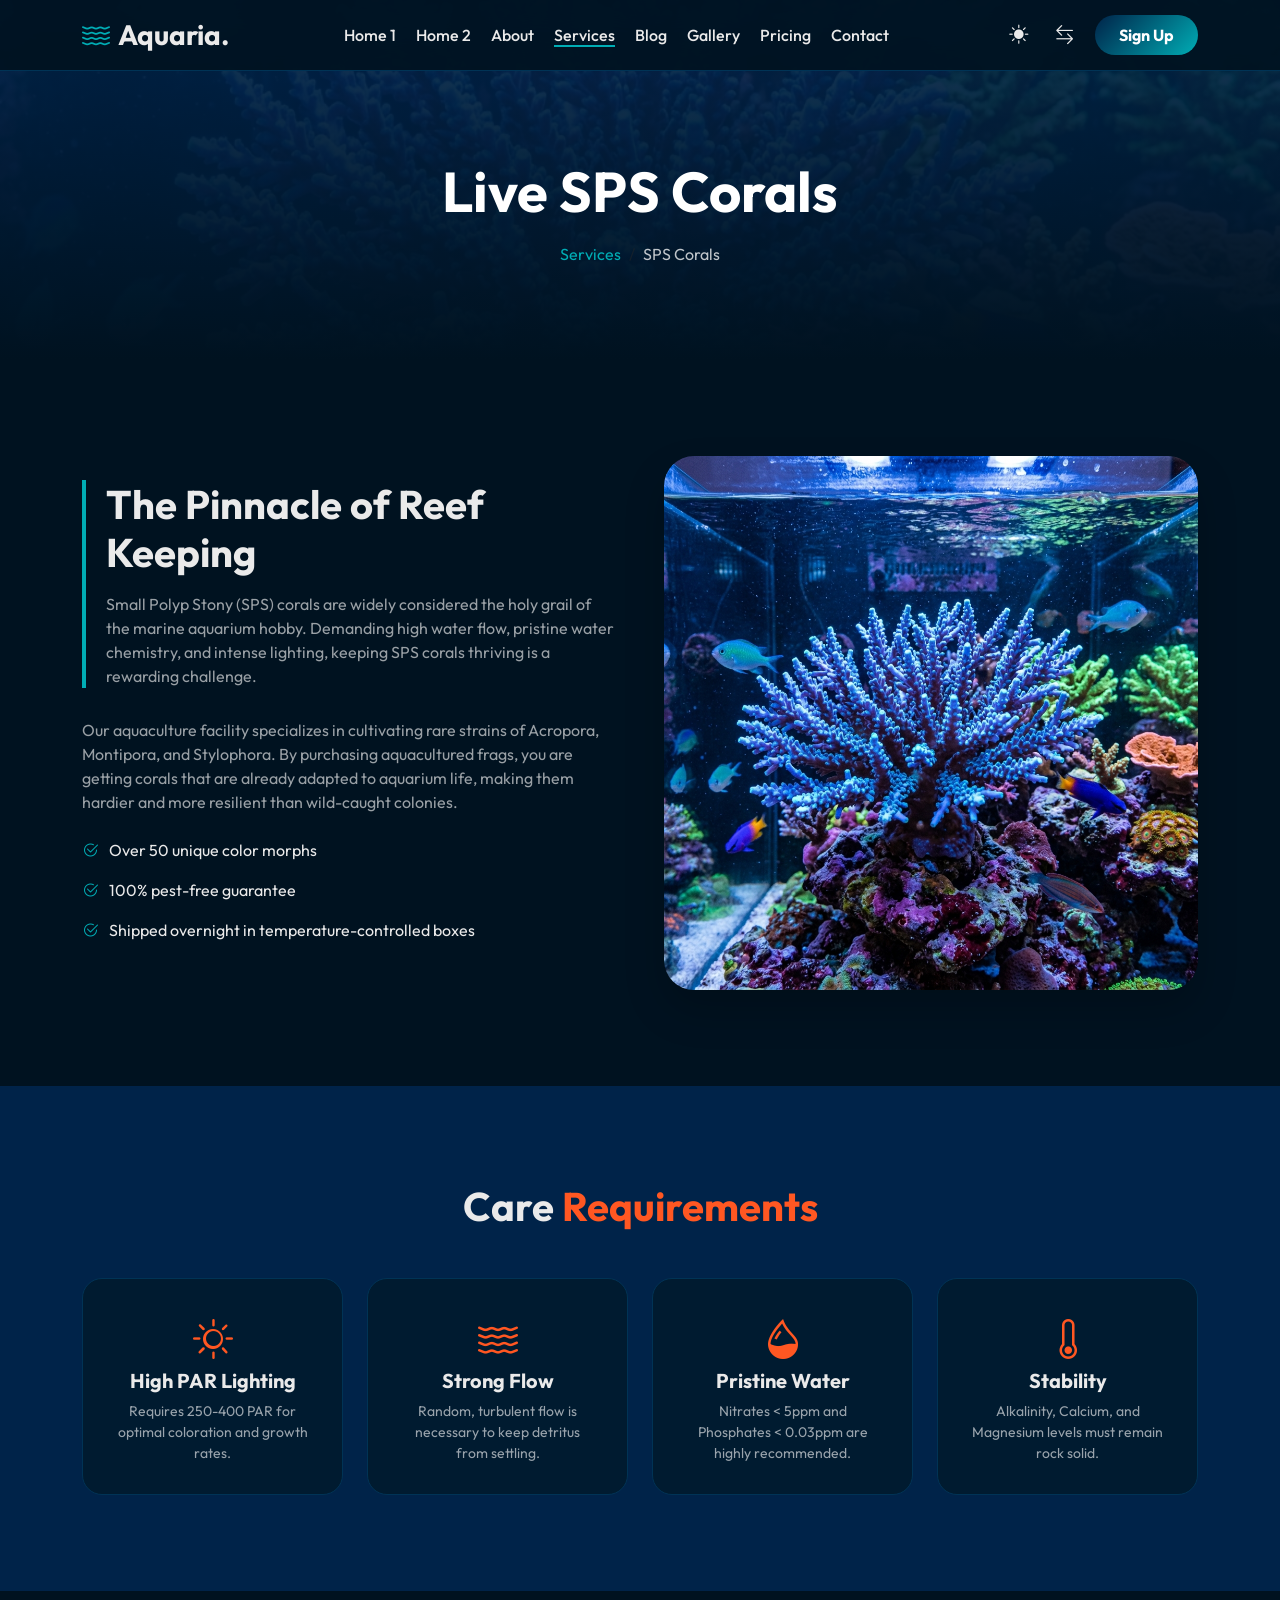
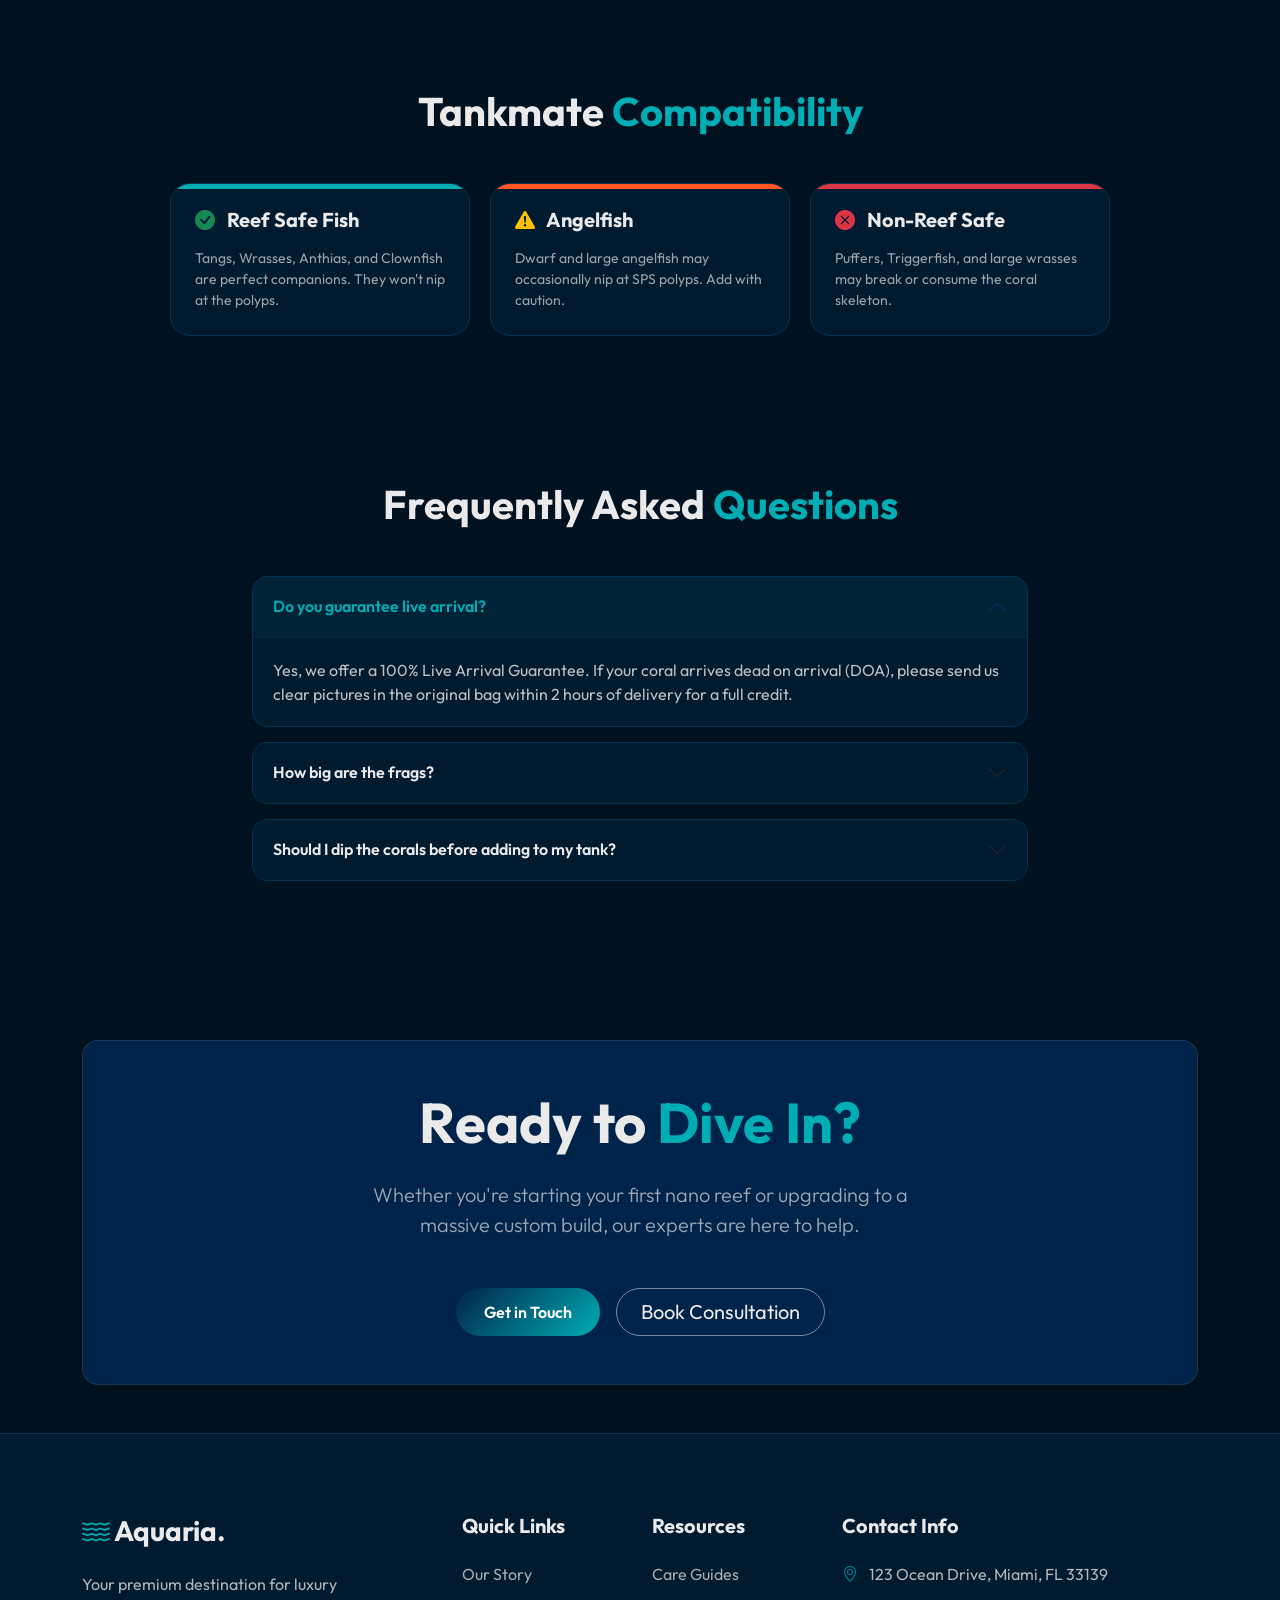
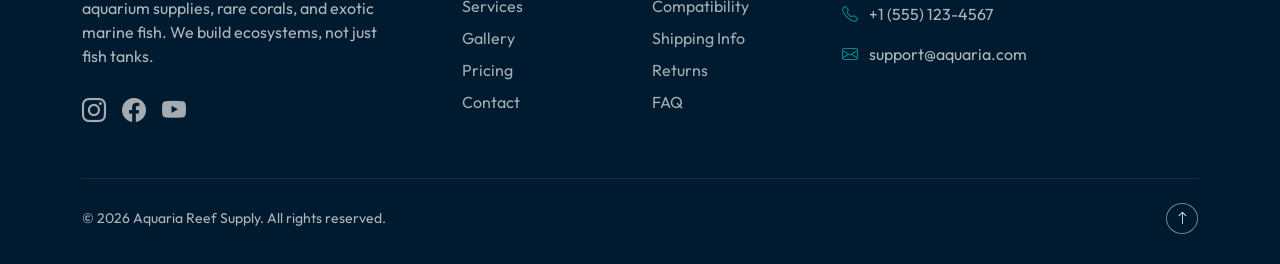
<file: service-details.html>
<!DOCTYPE html>

<html data-theme="dark" lang="en">
<head>
<meta charset="utf-8"/>
<meta content="width=device-width, initial-scale=1.0" name="viewport"/>
<title>Aquaria | Service Details</title>
<link href="https://cdn.jsdelivr.net/npm/bootstrap@5.3.0/dist/css/bootstrap.min.css" rel="stylesheet"/>
<link href="https://cdn.jsdelivr.net/npm/bootstrap-icons@1.10.5/font/bootstrap-icons.css" rel="stylesheet"/>
<link href="assets/css/style.css" rel="stylesheet"/>
<style>
        /* Section 1: Hero */
        .detail-hero {
            height: 40vh;
            background: linear-gradient(rgba(0,35,73,0.9), rgba(0,18,32,1)), url('assets/images/acropora_coral_1782191956890.png') center/cover no-repeat;
            display: flex;
            align-items: center;
            justify-content: center;
            text-align: center;
            padding-top: 80px;
        }

        /* Section 2: Info Layout */
        .info-box {
            border-left: 4px solid var(--color-secondary);
            padding-left: 20px;
            margin-bottom: 30px;
        }
        .detail-img {
            border-radius: 30px;
            box-shadow: 0 20px 40px rgba(0,0,0,0.2);
        }

        /* Section 3: Highlights Grid */
        .highlight-card {
            background: var(--card-bg);
            border-radius: 20px;
            padding: 30px;
            text-align: center;
            border: 1px solid var(--border-color);
            transition: transform 0.4s;
        }
        .highlight-card:hover {
            transform: translateY(-10px);
            border-color: var(--color-accent);
        }
        .highlight-icon {
            font-size: 2.5rem;
            color: var(--color-accent);
            margin-bottom: 15px;
        }

        /* Section 4: Compatibility (Cards) */
        .compat-row {
            display: flex;
            flex-wrap: wrap;
            gap: 20px;
            justify-content: center;
        }
        .compat-card {
            flex: 0 1 300px;
            background: var(--card-bg);
            border-radius: 20px;
            overflow: hidden;
            border: 1px solid var(--border-color);
            position: relative;
        }
        .compat-card::before {
            content: '';
            position: absolute;
            top: 0; left: 0; width: 100%; height: 5px;
            background: var(--color-secondary);
        }
        .compat-card.warning::before { background: var(--color-accent); }
        .compat-card.danger::before { background: #dc3545; }

        /* Section 5: FAQ Accordion Motion */
        .custom-accordion .accordion-item {
            background: var(--card-bg);
            border: 1px solid var(--border-color);
            border-radius: 15px !important;
            margin-bottom: 15px;
            overflow: hidden;
        }
        .custom-accordion .accordion-button {
            background: var(--card-bg);
            color: var(--text-color);
            font-weight: 600;
            box-shadow: none;
            padding: 20px;
        }
        .custom-accordion .accordion-button:not(.collapsed) {
            color: var(--color-secondary);
            background: rgba(0, 173, 181, 0.05);
        }
        .custom-accordion .accordion-body {
            color: var(--text-color);
            opacity: 0.8;
            padding: 20px;
            border-top: 1px solid var(--border-color);
        }
    </style>
</head>
<body>
<!-- Header -->
<header class="header">
<div class="container d-flex align-items-center justify-content-between">
<a class="logo text-decoration-none" href="index.html">
<h3 class="m-0 fw-bold d-flex align-items-center gap-2">
<i class="bi bi-water text-secondary-custom"></i>
<span>Aquaria.</span>
</h3>
</a>
<nav class="header-nav">
<a class="nav-link" href="index.html">Home 1</a>
<a class="nav-link" href="home-2.html">Home 2</a>
<a class="nav-link" href="about.html">About</a>
<a class="nav-link active" href="services.html">Services</a>
<a class="nav-link" href="blog.html">Blog</a>
<a class="nav-link" href="gallery.html">Gallery</a>
<a class="nav-link" href="pricing.html">Pricing</a>
<a class="nav-link" href="contact.html">Contact</a>
</nav>
<div class="controls">
<button class="theme-btn" id="theme-toggle"><i class="bi bi-sun-fill"></i></button>
<button class="rtl-btn" id="rtl-toggle"><i class="bi bi-arrow-left-right"></i></button>
<a class="btn-primary-custom rounded-pill px-4 py-2 text-decoration-none fw-bold text-white header-auth-btn" href="signup.html">Sign Up</a>
<button class="btn btn-outline-secondary mobile-toggle-btn ms-2" data-bs-target="#mobileMenu" data-bs-toggle="offcanvas" style="display: none;" type="button"><i class="bi bi-list fs-3"></i></button></div>
</div>
</header>
<div class="offcanvas offcanvas-end" id="mobileMenu" style="background-color: var(--bg-color);" tabindex="-1">
<div class="offcanvas-header border-bottom border-secondary">
<h5 class="offcanvas-title fw-bold"><i class="bi bi-water text-secondary-custom"></i> Aquaria.</h5>
<button aria-label="Close" class="btn-close" data-bs-dismiss="offcanvas" style="filter: invert(var(--bs-body-color-rgb));" type="button"></button>
</div>
<div class="offcanvas-body">
<div class="d-flex flex-column gap-3 fs-5">
<a class="text-decoration-none" href="index.html" style="color: var(--text-color)">Home 1</a>
<a class="text-decoration-none" href="home-2.html" style="color: var(--text-color)">Home 2</a>
<a class="text-decoration-none" href="about.html" style="color: var(--text-color)">About</a>
<a class="text-decoration-none" href="services.html" style="color: var(--text-color)">Services</a>
<a class="text-decoration-none" href="gallery.html" style="color: var(--text-color)">Gallery</a>
<a class="text-decoration-none" href="pricing.html" style="color: var(--text-color)">Pricing</a>
<a class="text-decoration-none" href="contact.html" style="color: var(--text-color)">Contact</a>
<a class="btn-primary-custom text-center mt-4" href="login.html">Login</a>
</div>
</div>
</div>

<!-- Section 1: Hero -->
<section class="detail-hero reveal-fade-up">
<div class="container">
<h1 class="display-4 fw-bold text-white mb-3">Live SPS Corals</h1>
<nav aria-label="breadcrumb">
<ol class="breadcrumb justify-content-center">
<li class="breadcrumb-item"><a class="text-secondary-custom" href="services.html">Services</a></li>
<li aria-current="page" class="breadcrumb-item active text-white opacity-75">SPS Corals</li>
</ol>
</nav>
</div>
</section>
<!-- Section 2: Detailed Service Info -->
<section class="py-5 my-5">
<div class="container">
<div class="row align-items-center gx-5">
<div class="col-lg-6 mb-5 mb-lg-0 reveal-fade-right">
<div class="info-box">
<h2 class="display-6 fw-bold mb-3">The Pinnacle of Reef Keeping</h2>
<p class="text-muted">Small Polyp Stony (SPS) corals are widely considered the holy grail of the marine aquarium hobby. Demanding high water flow, pristine water chemistry, and intense lighting, keeping SPS corals thriving is a rewarding challenge.</p>
</div>
<p class="text-muted mb-4">Our aquaculture facility specializes in cultivating rare strains of Acropora, Montipora, and Stylophora. By purchasing aquacultured frags, you are getting corals that are already adapted to aquarium life, making them hardier and more resilient than wild-caught colonies.</p>
<ul class="list-unstyled d-flex flex-column gap-3 mb-4">
<li><i class="bi bi-check2-circle text-secondary-custom me-2"></i> Over 50 unique color morphs</li>
<li><i class="bi bi-check2-circle text-secondary-custom me-2"></i> 100% pest-free guarantee</li>
<li><i class="bi bi-check2-circle text-secondary-custom me-2"></i> Shipped overnight in temperature-controlled boxes</li>
</ul>
</div>
<div class="col-lg-6 reveal-fade-left">
<img alt="SPS Coral" class="img-fluid detail-img w-100" src="assets/images/acropora_coral_1782191956890.png"/>
</div>
</div>
</div>
</section>
<!-- Section 3: Product Highlights -->
<section class="py-5 bg-opacity-10" style="background-color: var(--color-primary);">
<div class="container py-5">
<div class="text-center mb-5 reveal-fade-up">
<h2 class="display-6 fw-bold">Care <span class="text-accent-custom">Requirements</span></h2>
</div>
<div class="row g-4 justify-content-center reveal-fade-up">
<div class="col-lg-3 col-md-6">
<div class="highlight-card h-100">
<i class="bi bi-brightness-high highlight-icon"></i>
<h5 class="fw-bold">High PAR Lighting</h5>
<p class="text-muted small mb-0">Requires 250-400 PAR for optimal coloration and growth rates.</p>
</div>
</div>
<div class="col-lg-3 col-md-6">
<div class="highlight-card h-100">
<i class="bi bi-water highlight-icon"></i>
<h5 class="fw-bold">Strong Flow</h5>
<p class="text-muted small mb-0">Random, turbulent flow is necessary to keep detritus from settling.</p>
</div>
</div>
<div class="col-lg-3 col-md-6">
<div class="highlight-card h-100">
<i class="bi bi-droplet-half highlight-icon"></i>
<h5 class="fw-bold">Pristine Water</h5>
<p class="text-muted small mb-0">Nitrates &lt; 5ppm and Phosphates &lt; 0.03ppm are highly recommended.</p>
</div>
</div>
<div class="col-lg-3 col-md-6">
<div class="highlight-card h-100">
<i class="bi bi-thermometer highlight-icon"></i>
<h5 class="fw-bold">Stability</h5>
<p class="text-muted small mb-0">Alkalinity, Calcium, and Magnesium levels must remain rock solid.</p>
</div>
</div>
</div>
</div>
</section>
<!-- Section 4: Compatibility Recommendations -->
<section class="py-5 my-5">
<div class="container">
<h2 class="display-6 fw-bold text-center mb-5 reveal-fade-up">Tankmate <span class="text-secondary-custom">Compatibility</span></h2>
<div class="compat-row reveal-fade-up" style="transition-delay: 0.2s;">
<div class="compat-card p-4">
<h5 class="fw-bold mb-3"><i class="bi bi-check-circle-fill text-success me-2"></i> Reef Safe Fish</h5>
<p class="text-muted small mb-0">Tangs, Wrasses, Anthias, and Clownfish are perfect companions. They won't nip at the polyps.</p>
</div>
<div class="compat-card warning p-4">
<h5 class="fw-bold mb-3"><i class="bi bi-exclamation-triangle-fill text-warning me-2"></i> Angelfish</h5>
<p class="text-muted small mb-0">Dwarf and large angelfish may occasionally nip at SPS polyps. Add with caution.</p>
</div>
<div class="compat-card danger p-4">
<h5 class="fw-bold mb-3"><i class="bi bi-x-circle-fill text-danger me-2"></i> Non-Reef Safe</h5>
<p class="text-muted small mb-0">Puffers, Triggerfish, and large wrasses may break or consume the coral skeleton.</p>
</div>
</div>
</div>
</section>
<!-- Section 5: FAQ -->
<section class="py-5 mb-5">
<div class="container max-w-800 mx-auto" style="max-width: 800px;">
<div class="text-center mb-5 reveal-fade-up">
<h2 class="display-6 fw-bold">Frequently Asked <span class="text-secondary-custom">Questions</span></h2>
</div>
<div class="accordion custom-accordion reveal-fade-up" id="faqAccordion">
<div class="accordion-item">
<h2 class="accordion-header">
<button class="accordion-button" data-bs-target="#faq1" data-bs-toggle="collapse" type="button">
                            Do you guarantee live arrival?
                        </button>
</h2>
<div class="accordion-collapse collapse show" data-bs-parent="#faqAccordion" id="faq1">
<div class="accordion-body">
                            Yes, we offer a 100% Live Arrival Guarantee. If your coral arrives dead on arrival (DOA), please send us clear pictures in the original bag within 2 hours of delivery for a full credit.
                        </div>
</div>
</div>
<div class="accordion-item">
<h2 class="accordion-header">
<button class="accordion-button collapsed" data-bs-target="#faq2" data-bs-toggle="collapse" type="button">
                            How big are the frags?
                        </button>
</h2>
<div class="accordion-collapse collapse" data-bs-parent="#faqAccordion" id="faq2">
<div class="accordion-body">
                            Our standard SPS frags are between 1" and 1.5" tall, fully encrusted on a ceramic plug, and showing healthy polyp extension before shipping.
                        </div>
</div>
</div>
<div class="accordion-item">
<h2 class="accordion-header">
<button class="accordion-button collapsed" data-bs-target="#faq3" data-bs-toggle="collapse" type="button">
                            Should I dip the corals before adding to my tank?
                        </button>
</h2>
<div class="accordion-collapse collapse" data-bs-parent="#faqAccordion" id="faq3">
<div class="accordion-body">
                            While we maintain a strict pest-free facility and dip everything, it is an industry best practice to ALWAYS dip new corals in a commercial coral dip before adding them to your display tank or quarantine system.
                        </div>
</div>
</div>
</div>
</div>
</section>
<!-- Call To Action -->
<section class="py-5 mt-5">
<div class="container">
<div class="text-center py-5 px-4 reveal-zoom-in border border-secondary border-opacity-25 rounded-4 bg-opacity-10" style="background-color: var(--color-primary); box-shadow: 0 10px 30px rgba(0,0,0,0.2);">
<h2 class="display-4 fw-bold mb-4">Ready to <span class="text-secondary-custom">Dive In?</span></h2>
<p class="lead text-muted mb-5 mx-auto" style="max-width: 600px;">Whether you're starting your first nano reef or upgrading to a massive custom build, our experts are here to help.</p>
<div class="d-flex justify-content-center gap-3 flex-wrap">
<a class="btn-primary-custom btn-lg" href="contact.html">Get in Touch</a>
<a class="btn btn-outline-secondary btn-lg rounded-pill px-4" href="booking.html">Book Consultation</a>
</div>
</div>
</div>
</section>
<!-- Footer -->
<footer class="footer">
<div class="container">
<div class="row gy-5">
<div class="col-lg-4 pe-lg-5">
<h3 class="fw-bold text-white mb-4"><i class="bi bi-water text-secondary-custom"></i> Aquaria.</h3>
<p class="opacity-75 mb-4">Your premium destination for luxury aquarium supplies, rare corals, and exotic marine fish. We build ecosystems, not just fish tanks.</p>
<div class="d-flex gap-3">
<a class="fs-4" href="#"><i class="bi bi-instagram"></i></a>
<a class="fs-4" href="#"><i class="bi bi-facebook"></i></a>
<a class="fs-4" href="#"><i class="bi bi-youtube"></i></a>
</div>
</div>
<div class="col-lg-2 col-md-4">
<h5 class="text-white fw-bold mb-4">Quick Links</h5>
<ul class="list-unstyled d-flex flex-column gap-2">
<li><a class="text-decoration-none" href="about.html">Our Story</a></li>
<li><a class="text-decoration-none" href="services.html">Services</a></li>
<li><a class="text-decoration-none" href="gallery.html">Gallery</a></li>
<li><a class="text-decoration-none" href="pricing.html">Pricing</a></li>
<li><a class="text-decoration-none" href="contact.html">Contact</a></li>
</ul>
</div>
<div class="col-lg-2 col-md-4">
<h5 class="text-white fw-bold mb-4">Resources</h5>
<ul class="list-unstyled d-flex flex-column gap-2">
<li><a class="text-decoration-none" href="blog.html">Care Guides</a></li>
<li><a class="text-decoration-none" href="#">Compatibility</a></li>
<li><a class="text-decoration-none" href="#">Shipping Info</a></li>
<li><a class="text-decoration-none" href="#">Returns</a></li>
<li><a class="text-decoration-none" href="#">FAQ</a></li>
</ul>
</div>
<div class="col-lg-4 col-md-4">
<h5 class="text-white fw-bold mb-4">Contact Info</h5>
<ul class="list-unstyled d-flex flex-column gap-3 opacity-75">
<li><i class="bi bi-geo-alt me-2 text-secondary-custom"></i> 123 Ocean Drive, Miami, FL 33139</li>
<li><i class="bi bi-telephone me-2 text-secondary-custom"></i> +1 (555) 123-4567</li>
<li><i class="bi bi-envelope me-2 text-secondary-custom"></i> support@aquaria.com</li>
</ul>
</div>
</div>
<hr class="mt-5 mb-4 border-secondary opacity-25"/>
<div class="row align-items-center">
<div class="col-md-6 text-center text-md-start">
<p class="mb-0 opacity-75 small">© 2026 Aquaria Reef Supply. All rights reserved.</p>
</div>
<div class="col-md-6 text-center text-md-end mt-3 mt-md-0">
<button class="btn btn-sm btn-outline-secondary rounded-circle" onclick="window.scrollTo({top: 0, behavior: 'smooth'});"><i class="bi bi-arrow-up"></i></button>
</div>
</div>
</div>
</footer>
<script src="https://cdn.jsdelivr.net/npm/bootstrap@5.3.0/dist/js/bootstrap.bundle.min.js"></script>
<script src="assets/js/main.js"></script>
</body>
</html>
</file>
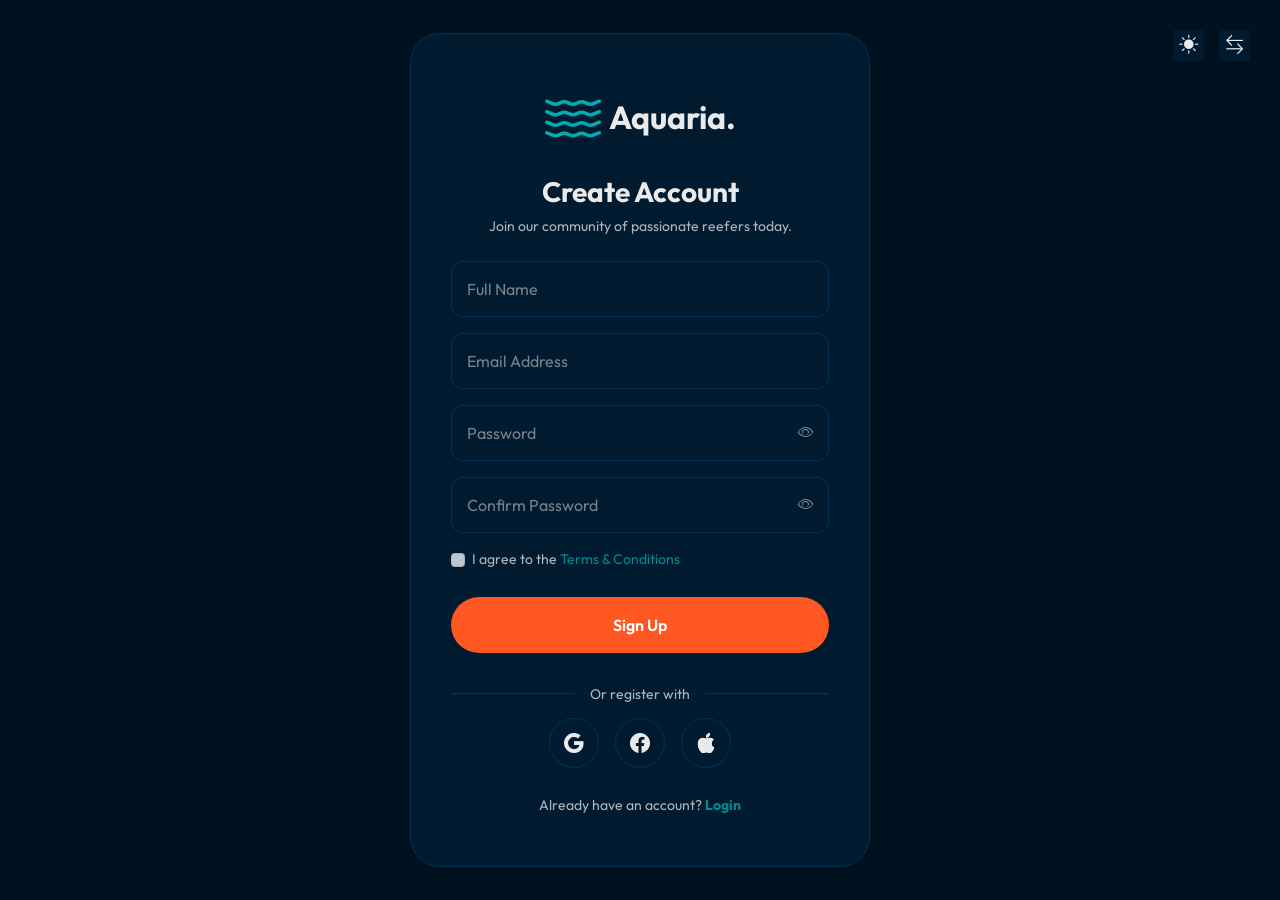
<file: signup.html>
<!DOCTYPE html>

<html data-theme="dark" lang="en">
<head>
<meta charset="utf-8"/>
<meta content="width=device-width, initial-scale=1.0" name="viewport"/>
<title>Aquaria | Sign Up</title>
<link href="https://cdn.jsdelivr.net/npm/bootstrap@5.3.0/dist/css/bootstrap.min.css" rel="stylesheet"/>
<link href="https://cdn.jsdelivr.net/npm/bootstrap-icons@1.10.5/font/bootstrap-icons.css" rel="stylesheet"/>
<link href="assets/css/style.css" rel="stylesheet"/>
<style>
        body {
            background-color: var(--bg-color);
            min-height: 100vh;
            display: flex;
            align-items: center;
            justify-content: center;
            position: relative;
            color: var(--text-color);
        }
        .signup-wrapper {
            position: relative;
            z-index: 10;
            width: 100%;
            max-width: 500px;
            padding: 20px;
        }
        .signup-card {
            background: var(--card-bg);
            border: 1px solid var(--border-color);
            border-radius: 30px;
            padding: 50px 40px;
            box-shadow: 0 10px 30px rgba(0,0,0,0.1);
        }
        .form-control { background: transparent; border: 1px solid var(--border-color); color: var(--text-color); padding: 15px; border-radius: 12px; }
        .form-control:focus { background: transparent; color: var(--text-color); border-color: var(--color-secondary); box-shadow: none; }
        .form-control::placeholder { color: var(--text-color); opacity: 0.5; }
        .top-controls { position: absolute; top: 30px; right: 30px; z-index: 100; }
        .top-controls button { color: var(--text-color) !important; border-color: var(--border-color); background: var(--card-bg); }
        .password-toggle { position: absolute; right: 15px; top: 15px; cursor: pointer; color: var(--text-color); opacity: 0.5; }
        .social-btn { background: transparent; color: var(--text-color); border: 1px solid var(--border-color); transition: 0.3s; }
        .social-btn:hover { background: rgba(0, 173, 181, 0.1); border-color: var(--color-secondary); color: var(--text-color); }
        @media (max-width: 991px) {
            .top-controls { top: 15px; right: 15px; }
            .signup-wrapper { padding-top: 80px; }
        }
    </style>
</head>
<body>
<div class="top-controls controls">
<button class="theme-btn" id="theme-toggle"><i class="bi bi-sun-fill"></i></button>
<button class="rtl-btn" id="rtl-toggle"><i class="bi bi-arrow-left-right"></i></button>
<button class="btn btn-outline-secondary mobile-toggle-btn ms-2" data-bs-target="#mobileMenu" data-bs-toggle="offcanvas" style="display: none;" type="button"><i class="bi bi-list fs-3"></i></button></div>
<div class="signup-wrapper">
<div class="signup-card">
<div class="text-center mb-4">
<a class="text-decoration-none d-inline-flex align-items-center gap-2" href="index.html" style="color: var(--text-color);">
<i class="bi bi-water display-4 text-secondary-custom"></i>
<h2 class="fw-bold mb-0">Aquaria.</h2>
</a>
</div>
<h3 class="fw-bold mb-2 text-center">Create Account</h3>
<p class="opacity-75 small text-center mb-4">Join our community of passionate reefers today.</p>
<form>
<div class="mb-3">
<input class="form-control" placeholder="Full Name" required="" type="text"/>
</div>
<div class="mb-3">
<input class="form-control" placeholder="Email Address" required="" type="email"/>
</div>
<div class="mb-3 position-relative">
<input class="form-control" id="pwd1" placeholder="Password" required="" type="password"/>
<i class="bi bi-eye password-toggle" onclick="const p=document.getElementById('pwd1'); if(p.type==='password'){p.type='text'; this.classList.replace('bi-eye','bi-eye-slash');}else{p.type='password'; this.classList.replace('bi-eye-slash','bi-eye');}"></i>
</div>
<div class="mb-3 position-relative">
<input class="form-control" id="pwd2" placeholder="Confirm Password" required="" type="password"/>
<i class="bi bi-eye password-toggle" onclick="const p=document.getElementById('pwd2'); if(p.type==='password'){p.type='text'; this.classList.replace('bi-eye','bi-eye-slash');}else{p.type='password'; this.classList.replace('bi-eye-slash','bi-eye');}"></i>
</div>
<div class="form-check mb-4 opacity-75 small text-start">
<input class="form-check-input" id="termsCheck" required="" type="checkbox" value=""/>
<label class="form-check-label" for="termsCheck">
                            I agree to the <a class="text-secondary-custom text-decoration-none" href="#">Terms &amp; Conditions</a>
</label>
</div>
<button class="btn-accent-custom w-100 py-3 mb-4" type="submit">Sign Up</button>
<div class="position-relative text-center mb-4">
<hr class="border-secondary opacity-25"/>
<span class="position-absolute top-50 start-50 translate-middle px-3 small opacity-75" style="background: var(--card-bg);">Or register with</span>
</div>
<div class="d-flex justify-content-center gap-3">
<button class="btn social-btn rounded-circle d-flex align-items-center justify-content-center" style="width: 50px; height: 50px;" type="button"><i class="bi bi-google fs-5"></i></button>
<button class="btn social-btn rounded-circle d-flex align-items-center justify-content-center" style="width: 50px; height: 50px;" type="button"><i class="bi bi-facebook fs-5"></i></button>
<button class="btn social-btn rounded-circle d-flex align-items-center justify-content-center" style="width: 50px; height: 50px;" type="button"><i class="bi bi-apple fs-5"></i></button>
</div>
<div class="text-center mt-4">
<span class="opacity-75 small">Already have an account? <a class="text-secondary-custom fw-bold text-decoration-none" href="login.html">Login</a></span>
</div>
</form>
</div>
</div>
<script src="assets/js/main.js"></script>
</body>
</html>
</file>
<file: assets/css/style.css>
@import url('https://fonts.googleapis.com/css2?family=Outfit:wght@300;400;500;600;700;800&display=swap');

/* Global Responsiveness & Reset */
*, *::before, *::after {
  box-sizing: border-box;
}

html, body {
  max-width: 100vw;
  width: 100%;
  overflow-x: hidden;
  position: relative;
}

img, video {
  max-width: 100%;
  height: auto;
}:root {
  /* Colors */
  --color-primary: #002349; /* Deep Ocean Blue */
  --color-secondary: #00ADB5; /* Reef Turquoise */
  --color-accent: #FF5722; /* Coral Orange */
  
  --color-bg-light: #F4F9F9;
  --color-text-light: #1A1A1A;
  --color-card-light: #FFFFFF;
  --color-border-light: #E0E0E0;

  --color-bg-dark: #001220; /* Even deeper ocean for dark mode bg */
  --color-text-dark: #EAEAEA;
  --color-card-dark: #001B30;
  --color-border-dark: #003355;

  /* Typography */
  --font-primary: 'Outfit', sans-serif;

  /* Theme Defaults (Light) */
  --bg-color: var(--color-bg-light);
  --text-color: var(--color-text-light);
  --card-bg: var(--color-card-light);
  --border-color: var(--color-border-light);
  --header-bg: rgba(255, 255, 255, 0.9);
}

[data-theme="dark"] {
  --bg-color: var(--color-bg-dark);
  --text-color: var(--color-text-dark);
  --card-bg: var(--color-card-dark);
  --border-color: var(--color-border-dark);
  --header-bg: rgba(0, 18, 32, 0.9);
}

[data-theme="dark"] .text-muted {
  color: rgba(255, 255, 255, 0.6) !important;
}

[data-theme="dark"] .equip-card .text-muted {
  color: #fff !important;
}

[data-theme="dark"] .btn-outline-secondary {
  color: #eaeaea !important;
  border-color: rgba(234, 234, 234, 0.5) !important;
}

[data-theme="dark"] .btn-outline-secondary:hover {
  background-color: #eaeaea !important;
  color: #001220 !important;
}

body {
  font-family: var(--font-primary);
  background-color: var(--bg-color);
  color: var(--text-color);
  transition: background-color 0.3s ease, color 0.3s ease;
  overflow-x: hidden;
  word-wrap: break-word;
  overflow-wrap: break-word;
}

h1, h2, h3, h4, h5, h6 {
  font-weight: 700;
  color: var(--text-color);
}

a {
  text-decoration: none;
  color: var(--color-secondary);
  transition: color 0.3s ease;
}
a:hover {
  color: var(--color-accent);
}

/* Form Controls */
.form-control::placeholder,
.form-select::placeholder,
textarea::placeholder {
  color: var(--text-color) !important;
  opacity: 0.5 !important;
}

/* Base Components */
.btn-primary-custom {
  background: linear-gradient(135deg, var(--color-primary), var(--color-secondary));
  color: #fff;
  border: none;
  padding: 12px 28px;
  border-radius: 30px;
  font-weight: 600;
  text-align: center;
  display: inline-flex;
  justify-content: center;
  align-items: center;
  transition: transform 0.3s ease, box-shadow 0.3s ease;
}
.btn-primary-custom:hover {
  transform: translateY(-3px);
  box-shadow: 0 10px 20px rgba(0, 173, 181, 0.3);
  color: #fff;
}

.btn-accent-custom {
  background-color: var(--color-accent);
  color: #fff;
  border: none;
  padding: 12px 28px;
  border-radius: 30px;
  font-weight: 600;
  transition: transform 0.3s ease, box-shadow 0.3s ease;
}
.btn-accent-custom:hover {
  transform: translateY(-3px);
  box-shadow: 0 10px 20px rgba(255, 87, 34, 0.3);
  color: #fff;
}

/* Header & Nav */
.header {
  position: fixed;
  top: 0;
  left: 0;
  width: 100%;
  z-index: 1000;
  background: var(--header-bg);
  backdrop-filter: blur(15px);
  -webkit-backdrop-filter: blur(15px);
  border-bottom: 1px solid var(--border-color);
  transition: padding 0.3s ease, box-shadow 0.3s ease;
  padding: 15px 0;
}
.header.scrolled {
  padding: 10px 0;
  box-shadow: 0 10px 30px rgba(0,0,0,0.1);
}

/* 1100px Breakpoint for Header Navigation */
@media (max-width: 1099.98px) {
  .header-nav { display: none !important; }
  .header-auth-btn { display: none !important; }
  .header-controls-btn { display: none !important; }
  .header .mobile-toggle-btn { display: inline-flex !important; }
}
@media (min-width: 1100px) {
  .header-nav { display: flex !important; }
  .header-auth-btn { display: inline-flex !important; }
  .header .mobile-toggle-btn { display: none !important; }
}

@media (max-width: 575.98px) {
  .newsletter-section form {
    flex-direction: column !important;
    width: 100%;
  }
  .newsletter-section form input,
  .newsletter-section form button {
    width: 100% !important;
  }
}

.nav-link {
  color: var(--text-color) !important;
  font-weight: 500;
  margin: 0 10px;
  position: relative;
}
.nav-link::after {
  content: '';
  position: absolute;
  bottom: 0;
  left: 0;
  width: 0;
  height: 2px;
  background-color: var(--color-secondary);
  transition: width 0.3s ease;
}
.nav-link:hover::after, .nav-link.active::after {
  width: 100%;
}

/* Theme & RTL Toggles */
.controls {
  display: flex;
  align-items: center;
  gap: 15px;
}
.theme-btn, .rtl-btn {
  background: none;
  border: none;
  font-size: 1.2rem;
  color: var(--text-color);
  cursor: pointer;
  transition: color 0.3s ease;
}
.theme-btn:hover, .rtl-btn:hover {
  color: var(--color-accent);
}

/* Footer */
.footer {
  background-color: var(--card-bg);
  color: var(--text-color);
  padding: 80px 0 30px;
  margin-top: auto;
  border-top: 1px solid var(--border-color);
}
.footer .text-white {
  color: var(--text-color) !important;
}
.footer a {
  color: var(--text-color);
  opacity: 0.7;
}
.footer a:hover {
  color: var(--color-secondary);
  opacity: 1;
}

/* Utilities & Animations */
.premium-card {
  background: var(--card-bg);
  border-radius: 20px;
  overflow: hidden;
  box-shadow: 0 10px 30px rgba(0,0,0,0.05);
  transition: transform 0.4s ease, box-shadow 0.4s ease;
  border: 1px solid var(--border-color);
}
.premium-card:hover {
  transform: translateY(-10px);
  box-shadow: 0 20px 40px rgba(0,0,0,0.1);
}

.glassmorphism {
  background: rgba(255, 255, 255, 0.1);
  backdrop-filter: blur(10px);
  border: 1px solid rgba(255, 255, 255, 0.2);
}
[data-theme="dark"] .glassmorphism {
  background: rgba(0, 18, 32, 0.4);
  border: 1px solid rgba(255, 255, 255, 0.1);
}

/* Animation Classes for Intersection Observer */
.reveal-fade-up {
  opacity: 0;
  transform: translateY(50px);
  transition: all 0.8s cubic-bezier(0.5, 0, 0, 1);
}
.reveal-fade-up.active {
  opacity: 1;
  transform: translateY(0);
}

.reveal-fade-left {
  opacity: 0;
  transform: translateX(-50px);
  transition: all 0.8s cubic-bezier(0.5, 0, 0, 1);
}
.reveal-fade-left.active {
  opacity: 1;
  transform: translateX(0);
}

.reveal-fade-right {
  opacity: 0;
  transform: translateX(50px);
  transition: all 0.8s cubic-bezier(0.5, 0, 0, 1);
}
.reveal-fade-right.active {
  opacity: 1;
  transform: translateX(0);
}

.reveal-zoom-in {
  opacity: 0;
  transform: scale(0.8);
  transition: all 0.8s cubic-bezier(0.5, 0, 0, 1);
}
.reveal-zoom-in.active {
  opacity: 1;
  transform: scale(1);
}

.floating {
  animation: float 6s ease-in-out infinite;
}
@keyframes float {
  0% { transform: translateY(0px); }
  50% { transform: translateY(-20px); }
  100% { transform: translateY(0px); }
}

.bubble {
  position: absolute;
  background: rgba(255,255,255,0.2);
  border-radius: 50%;
  animation: rise linear infinite;
}
@keyframes rise {
  0% { bottom: -10px; transform: translateX(0); }
  50% { transform: translateX(20px); }
  100% { bottom: 100%; transform: translateX(-20px); }
}

/* RTL Support */
[dir="rtl"] {
  text-align: right;
}
[dir="rtl"] .reveal-fade-left {
  transform: translateX(50px);
}
[dir="rtl"] .reveal-fade-right {
  transform: translateX(-50px);
}
[dir="rtl"] .reveal-fade-left.active,
[dir="rtl"] .reveal-fade-right.active {
  transform: translateX(0);
}
[dir="rtl"] .ms-auto {
  margin-right: auto !important;
  margin-left: 0 !important;
}
[dir="rtl"] .me-auto {
  margin-left: auto !important;
  margin-right: 0 !important;
}

/* RTL Form and Contact Fixes */
[dir="rtl"] input, 
[dir="rtl"] textarea {
  unicode-bidi: plaintext;
  text-align: start;
}

[dir="rtl"] .password-toggle {
  right: auto;
  left: 15px;
}

[dir="rtl"] .footer ul li {
  unicode-bidi: plaintext;
  text-align: right;
}

[dir="rtl"] .contact-box p {
  unicode-bidi: plaintext;
  /* Removed text-align: right so it inherits center alignment from .contact-box */
}

/* Bootstrap alignment overrides for RTL if not using RTL bundle */
[dir="rtl"] .text-start {
  text-align: right !important;
}

[dir="rtl"] .text-end {
  text-align: left !important;
}

/* Hero Separation */
.hero-wrapper {
  padding-top: 100px; /* Offset for fixed header */
  min-height: 100vh;
  position: relative;
  overflow: hidden;
}

/* Helpers */
.text-primary-custom { color: var(--color-primary); }
.text-secondary-custom { color: var(--color-secondary); }
.text-accent-custom { color: var(--color-accent); }

@media (max-width: 575px) {
  .hero-title {
    font-size: 2.5rem !important;
  }
}
</file>
